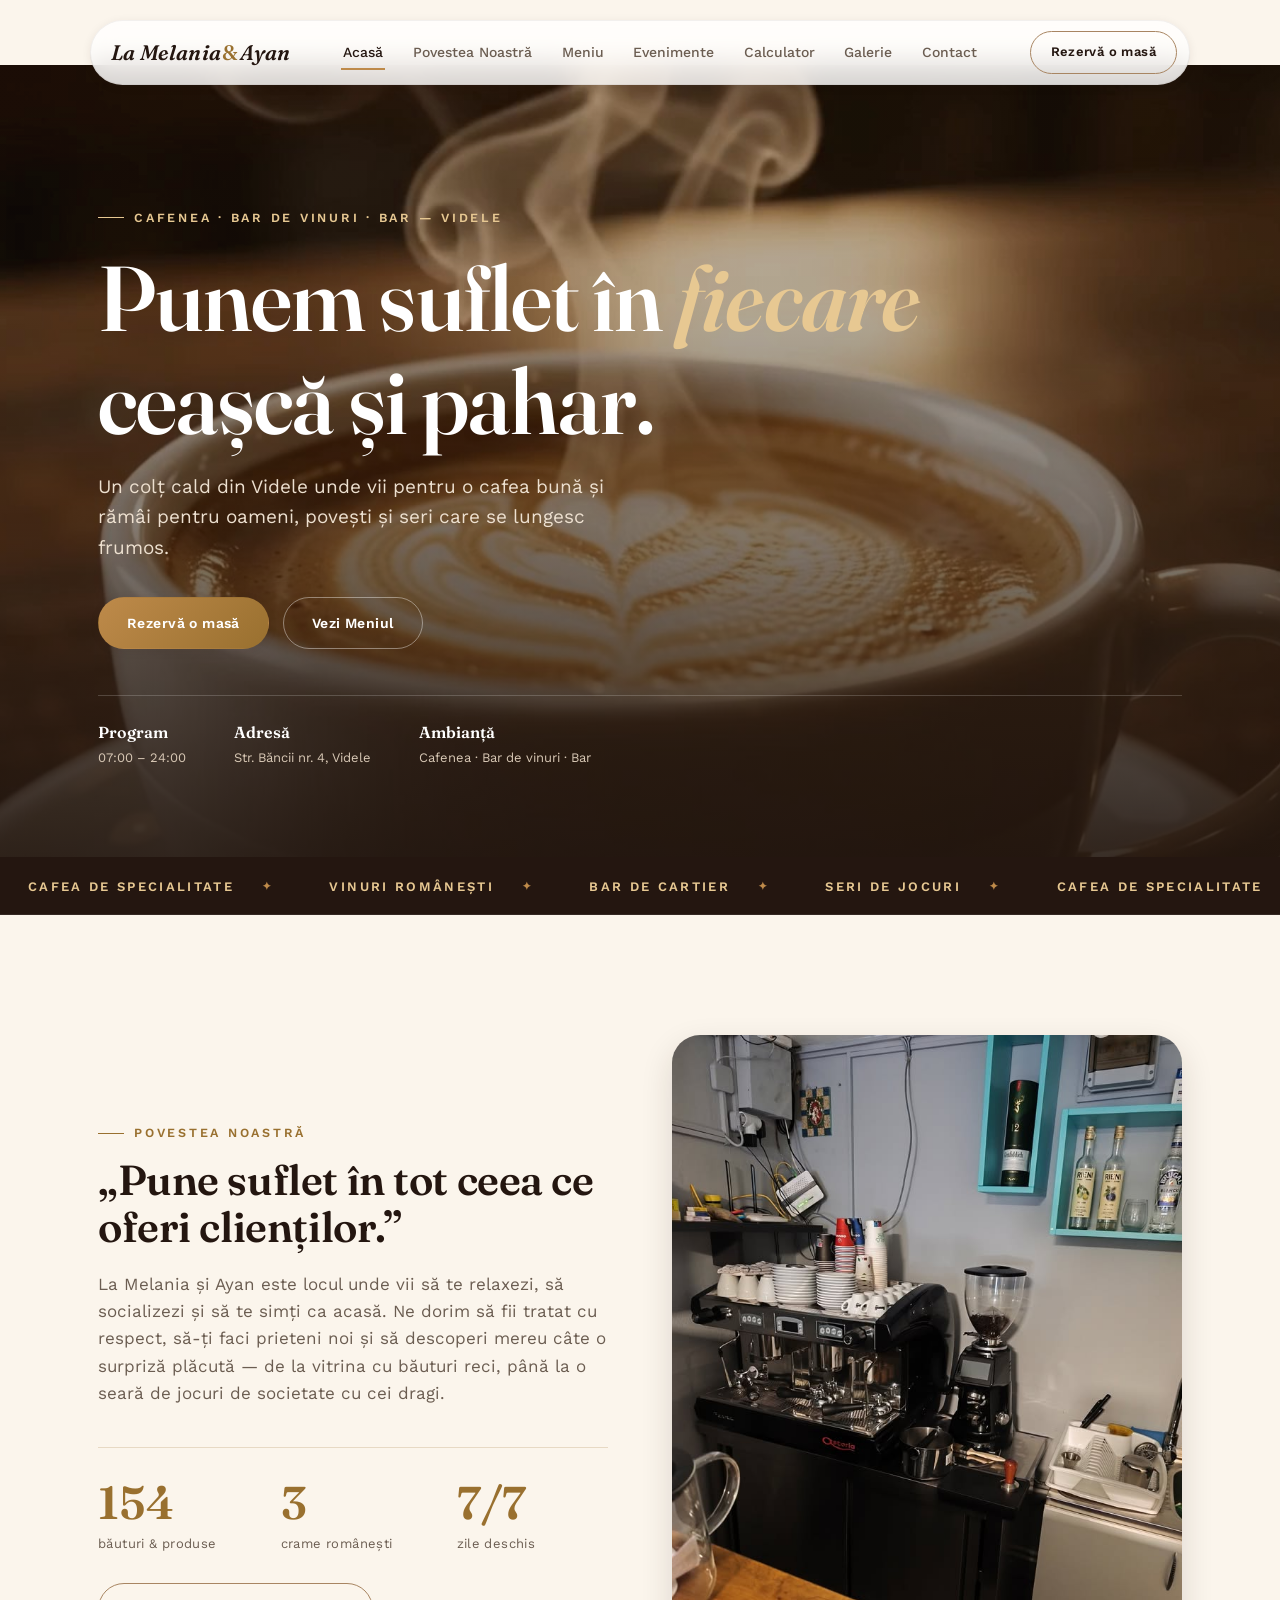
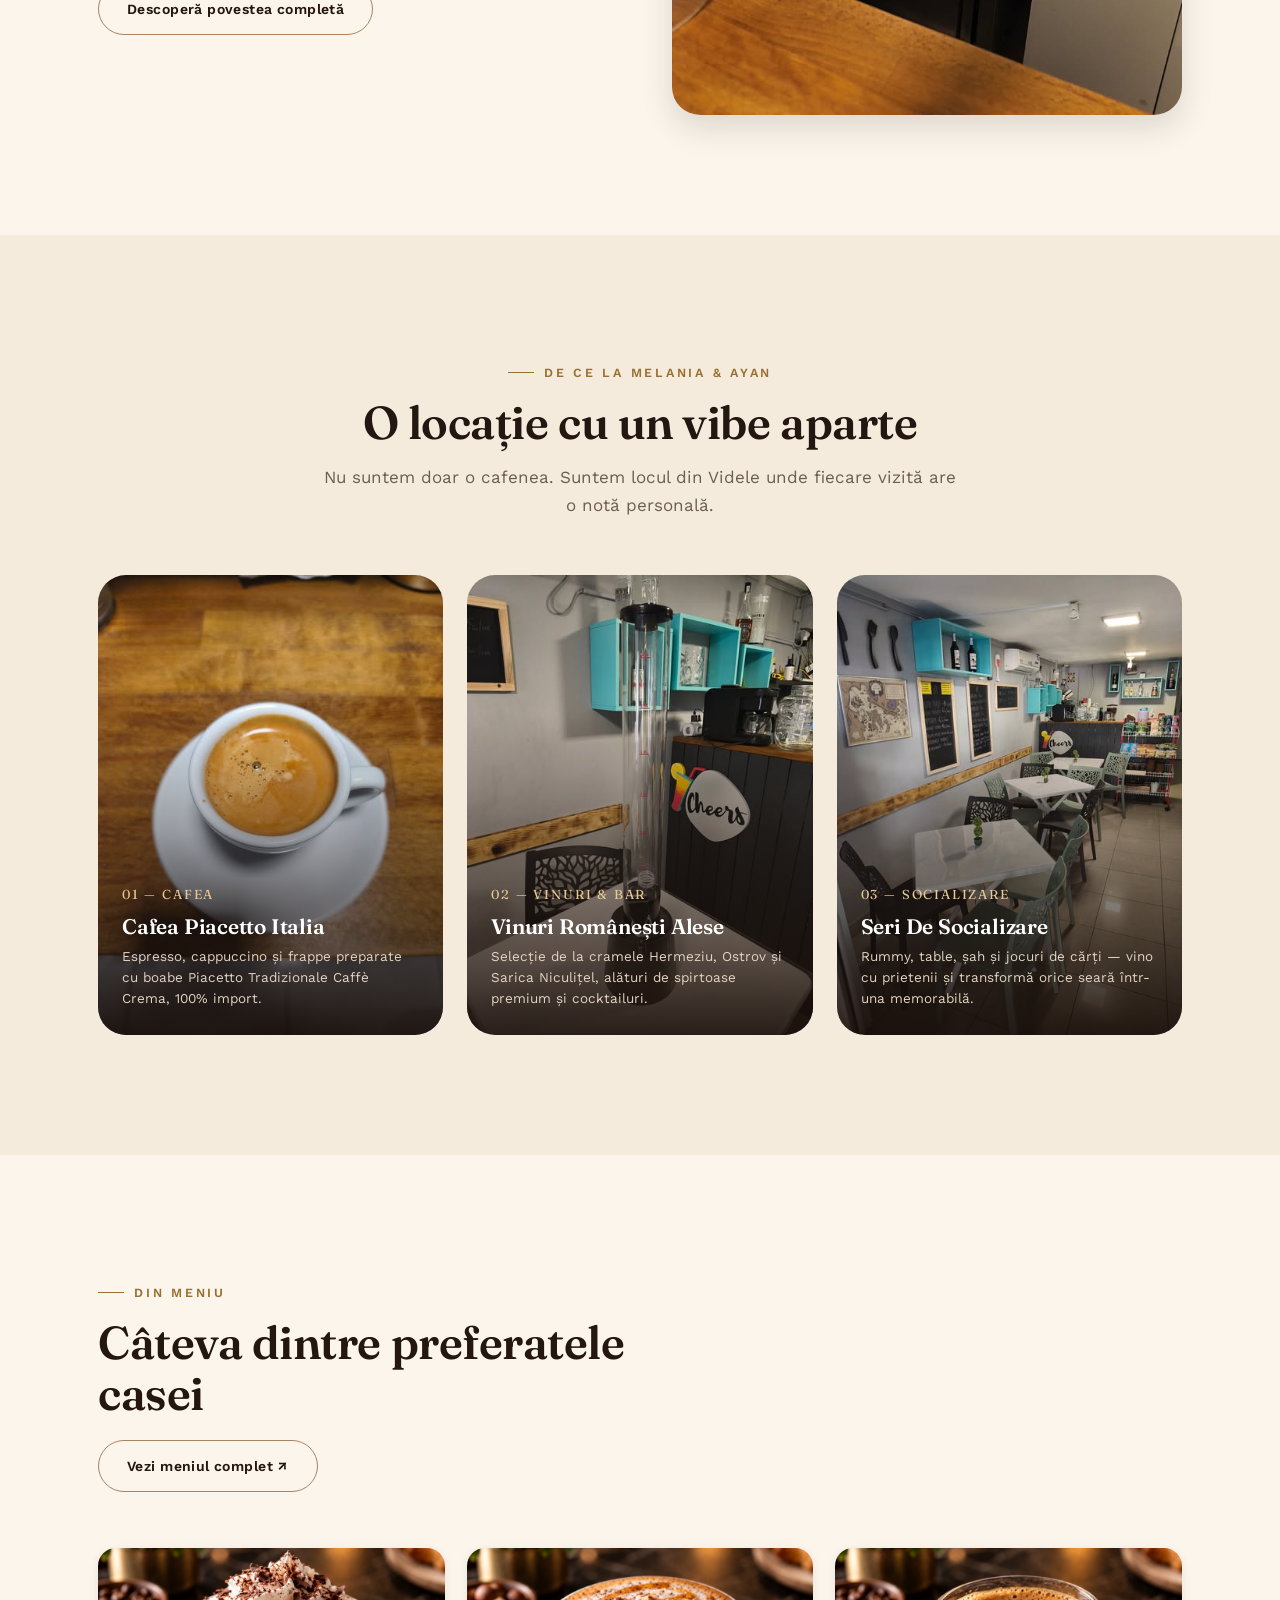
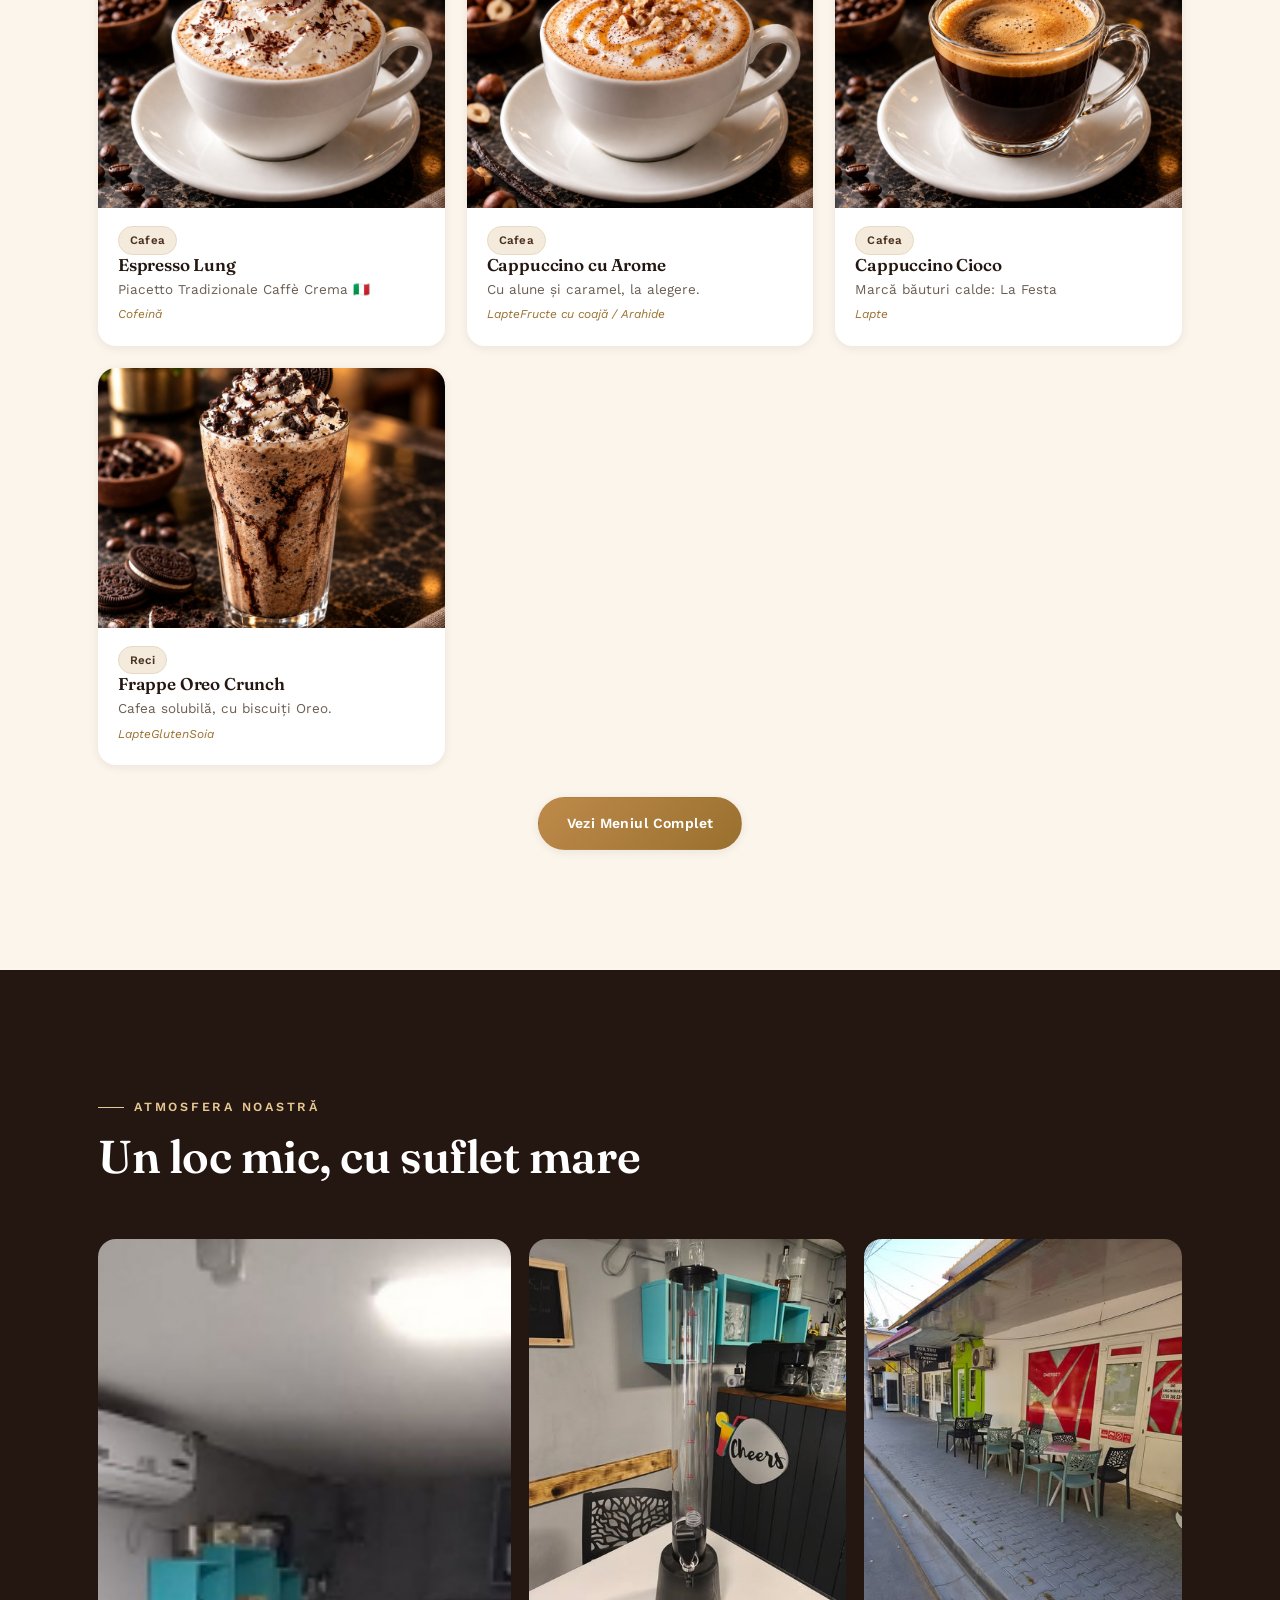
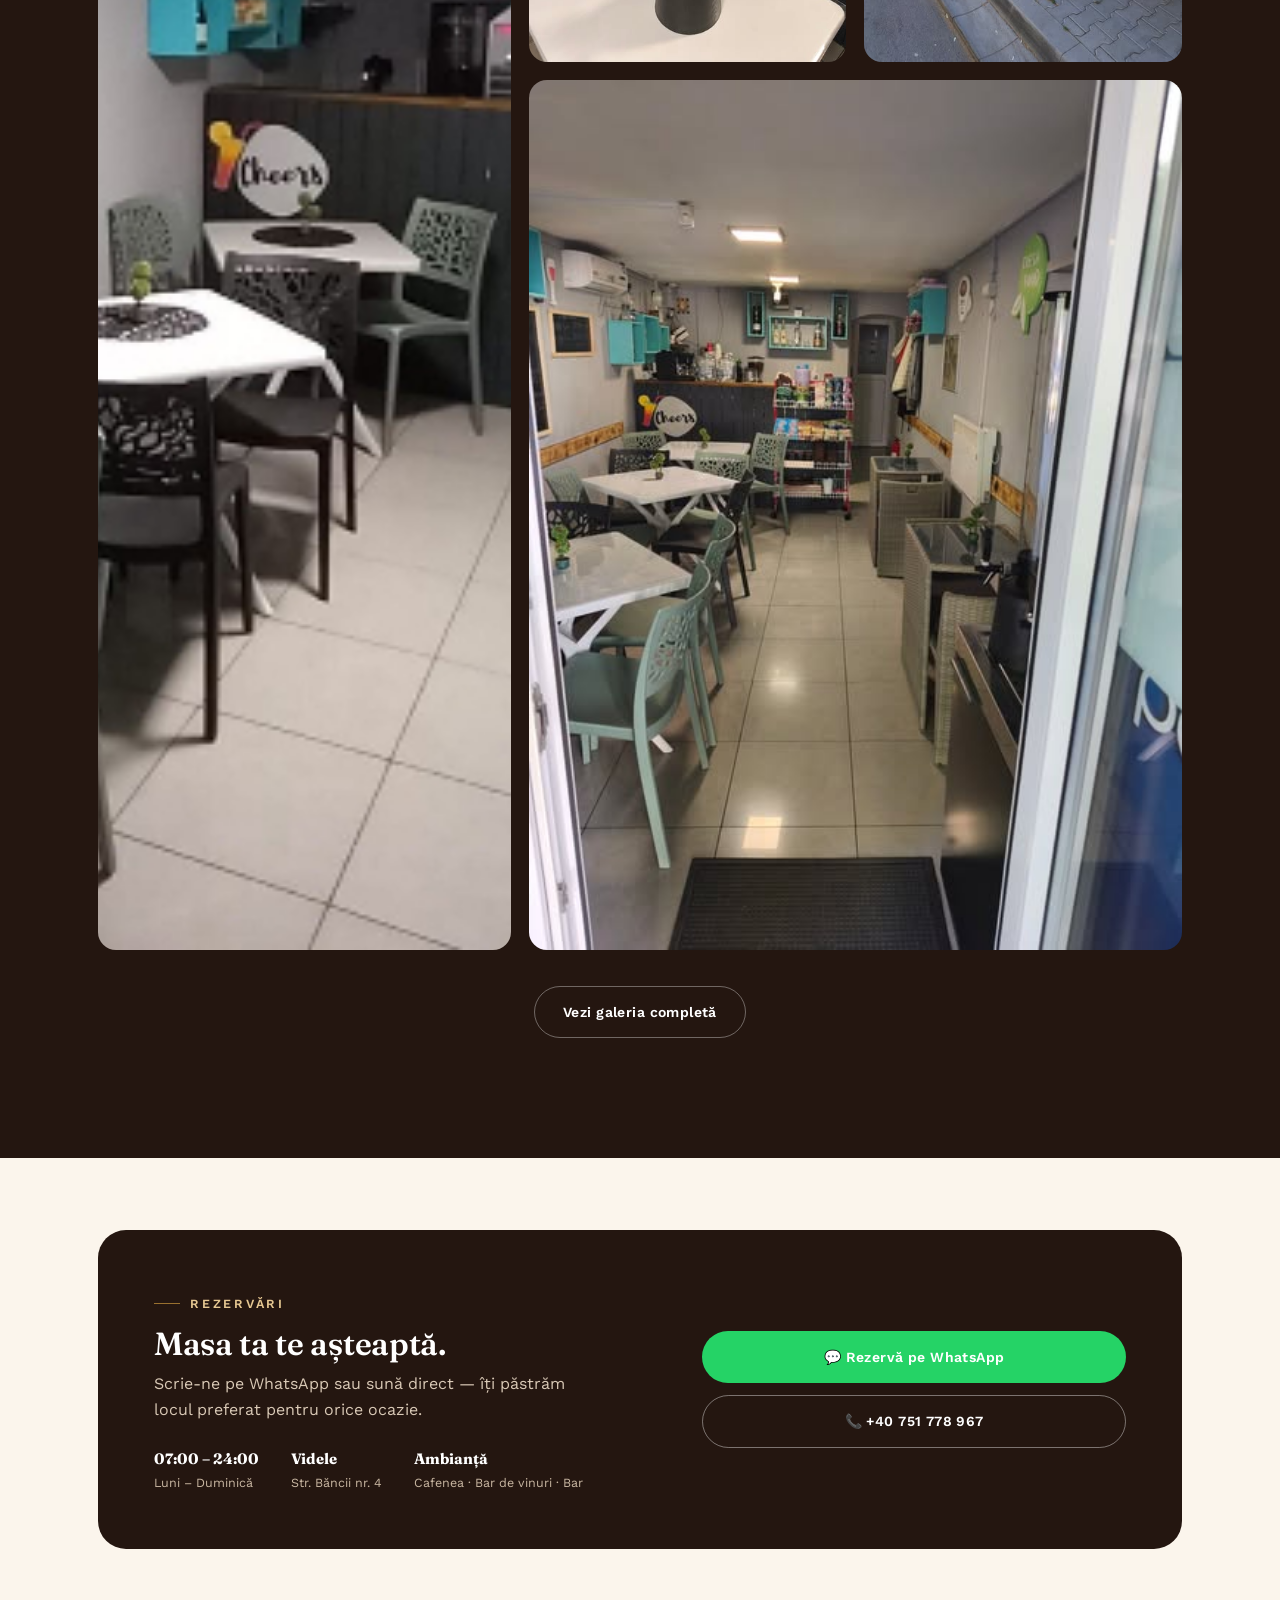
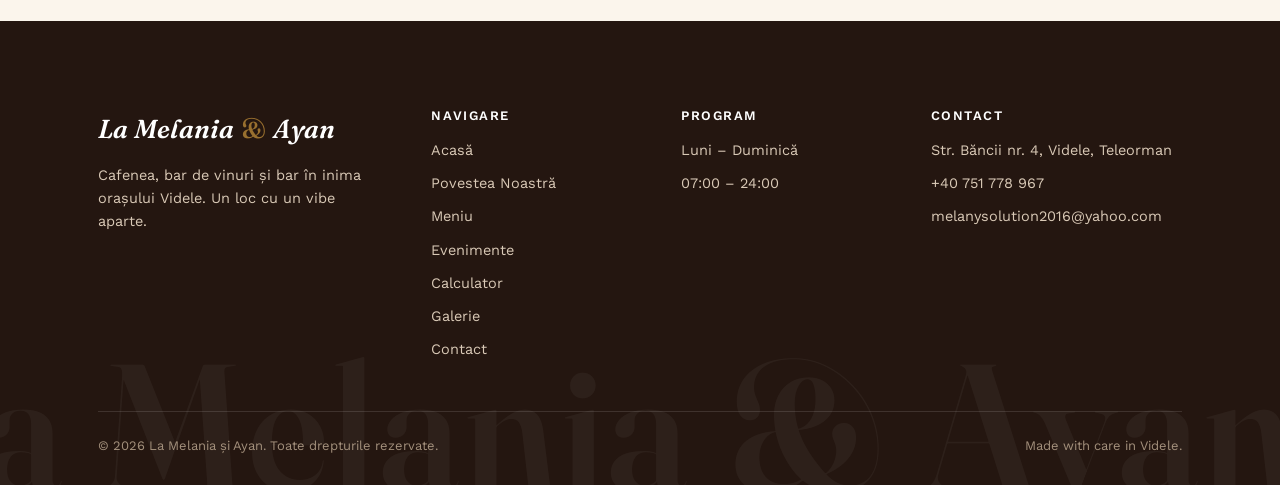
<file: index.html>
<!DOCTYPE html>
<html lang="ro">
<head>
<meta charset="UTF-8">
<meta name="viewport" content="width=device-width, initial-scale=1.0">
<title>La Melania și Ayan — Coffee Shop &amp; Wine Bar, Videle</title>
<meta name="description" content="La Melania și Ayan — cafenea, bar de vinuri și bar în Videle, Teleorman. Cafea de specialitate, vinuri românești și seri relaxate, într-un loc cu suflet.">
<link rel="icon" href="images/logo.png">
<link rel="preconnect" href="https://fonts.googleapis.com">
<link rel="preconnect" href="https://fonts.gstatic.com" crossorigin>
<link href="https://fonts.googleapis.com/css2?family=Fraunces:ital,opsz,wght@0,9..144,500;0,9..144,600;1,9..144,500&family=Work+Sans:wght@400;500;600;700&display=swap" rel="stylesheet">
<link rel="stylesheet" href="css/style.css">
</head>
<body>

<div class="nav-wrap">
  <nav class="navbar">
    <a href="index.html" class="nav-logo brand-wordmark">La Melania <span class="amp">&amp;</span> Ayan</a>
    <div class="nav-links">
      <a href="index.html">Acasă</a>
      <a href="despre.html">Povestea Noastră</a>
      <a href="meniu.html">Meniu</a>
      <a href="evenimente.html">Evenimente</a>
      <a href="calculator-bauturi.html">Calculator</a>
      <a href="galerie.html">Galerie</a>
      <a href="contact.html">Contact</a>
    </div>
    <div class="nav-cta">
      <a href="contact.html" class="btn btn-ghost btn-sm">Rezervă o masă</a>
      <button class="nav-burger" aria-label="Meniu"><span></span><span></span><span></span></button>
    </div>
  </nav>
</div>
<div class="mobile-menu">
  <a href="index.html">Acasă</a>
  <a href="despre.html">Povestea Noastră</a>
  <a href="meniu.html">Meniu</a>
  <a href="evenimente.html">Evenimente</a>
  <a href="calculator-bauturi.html">Calculator</a>
  <a href="galerie.html">Galerie</a>
  <a href="contact.html">Contact</a>
  <a href="contact.html" class="btn btn-primary">Rezervă o masă</a>
</div>

<div class="bottom-nav">
  <a href="index.html" class="bottom-nav-item" data-page="index.html">
    <svg viewBox="0 0 24 24" stroke-linecap="round" stroke-linejoin="round"><path d="M3 11l9-7 9 7"/><path d="M5 10v9a1 1 0 0 0 1 1h4v-6h4v6h4a1 1 0 0 0 1-1v-9"/></svg>
    <span>Acasă</span>
  </a>
  <a href="meniu.html" class="bottom-nav-item" data-page="meniu.html">
    <svg viewBox="0 0 24 24" stroke-linecap="round" stroke-linejoin="round"><path d="M4 6h16"/><path d="M4 12h16"/><path d="M4 18h10"/></svg>
    <span>Meniu</span>
  </a>
  <a href="evenimente.html" class="bottom-nav-item" data-page="evenimente.html">
    <svg viewBox="0 0 24 24" stroke-linecap="round" stroke-linejoin="round"><rect x="3.5" y="5" width="17" height="15" rx="2"/><path d="M3.5 9.5h17"/><path d="M8 3v4"/><path d="M16 3v4"/></svg>
    <span>Evenimente</span>
  </a>
  <a href="calculator-bauturi.html" class="bottom-nav-item" data-page="calculator-bauturi.html">
    <svg viewBox="0 0 24 24" stroke-linecap="round" stroke-linejoin="round"><rect x="5" y="3" width="14" height="18" rx="2"/><path d="M8 7h8"/><path d="M8 11h.01"/><path d="M12 11h.01"/><path d="M16 11h.01"/><path d="M8 15h.01"/><path d="M12 15h.01"/><path d="M16 15h.01"/></svg>
    <span>Calculator</span>
  </a>
  <a href="contact.html" class="bottom-nav-item" data-page="contact.html">
    <svg viewBox="0 0 24 24" stroke-linecap="round" stroke-linejoin="round"><path d="M4.5 4h3.2l1.3 4.2-2 1.6a12 12 0 0 0 5.2 5.2l1.6-2 4.2 1.3v3.2a1.5 1.5 0 0 1-1.6 1.5A16 16 0 0 1 3 5.6 1.5 1.5 0 0 1 4.5 4z"/></svg>
    <span>Contact</span>
  </a>
</div>

<!-- ================= HERO ================= -->
<header class="hero">
  <div class="hero-media">
    <video class="hero-bg-video-desktop" autoplay muted loop playsinline poster="images/hero-desktop-poster.jpg">
      <source src="videos/hero-desktop.mp4" type="video/mp4">
    </video>
    <video class="hero-bg-video-mobile" autoplay muted loop playsinline poster="images/hero-mobile-poster.jpg">
      <source src="videos/hero-mobile.mp4" type="video/mp4">
    </video>
  </div>
  <div class="container hero-content">
    <span class="eyebrow">Cafenea · Bar de Vinuri · Bar — Videle</span>
    <h1 class="hero-title">Punem suflet în <em>fiecare</em> ceașcă și pahar.</h1>
    <p class="hero-sub">Un colț cald din Videle unde vii pentru o cafea bună și rămâi pentru oameni, povești și seri care se lungesc frumos.</p>
    <div class="hero-actions">
      <a href="contact.html" class="btn btn-primary">Rezervă o masă</a>
      <a href="meniu.html" class="btn btn-ghost" style="color:#fff;border-color:rgba(255,255,255,.4)">Vezi Meniul</a>
    </div>
    <div class="hero-meta">
      <div><strong>Program</strong>07:00 – 24:00</div>
      <div><strong>Adresă</strong>Str. Băncii nr. 4, Videle</div>
      <div><strong>Ambianță</strong>Cafenea · Bar de vinuri · Bar</div>
    </div>
  </div>
</header>

<!-- ================= MARQUEE ================= -->
<div class="marquee">
  <div class="marquee-track">
    <span>Cafea De Specialitate</span><span>Vinuri Românești</span><span>Bar De Cartier</span><span>Seri De Jocuri</span>
    <span>Cafea De Specialitate</span><span>Vinuri Românești</span><span>Bar De Cartier</span><span>Seri De Jocuri</span>
  </div>
</div>

<!-- ================= STORY TEASER ================= -->
<section class="section">
  <div class="container">
    <div class="grid-split">
      <div class="reveal">
        <span class="eyebrow">Povestea Noastră</span>
        <h2 style="font-size:clamp(28px,3.6vw,42px);margin-top:14px;">„Pune suflet în tot ceea ce oferi clienților.”</h2>
        <p style="margin-top:20px;color:var(--ink-soft);font-size:17px;">
          La Melania și Ayan este locul unde vii să te relaxezi, să socializezi și să te simți ca acasă. Ne dorim să fii tratat cu respect,
          să-ți faci prieteni noi și să descoperi mereu câte o surpriză plăcută — de la vitrina cu băuturi reci, până la o seară de jocuri
          de societate cu cei dragi.
        </p>
        <div class="counter-row">
          <div class="counter-item"><strong data-count="154">0</strong><span>băuturi &amp; produse</span></div>
          <div class="counter-item"><strong data-count="3">0</strong><span>crame românești</span></div>
          <div class="counter-item"><strong data-count="7" data-suffix="/7">0</strong><span>zile deschis</span></div>
        </div>
        <a href="despre.html" class="btn btn-ghost" style="margin-top:28px;">Descoperă povestea completă</a>
      </div>
      <div class="reveal" style="border-radius:var(--radius-lg);overflow:hidden;box-shadow:var(--shadow-md);">
        <img src="images/espresso-machine.jpg" alt="Aparatul de espresso La Melania și Ayan">
      </div>
    </div>
  </div>
</section>

<!-- ================= FEATURE CARDS ================= -->
<section class="section section--cream">
  <div class="container">
    <div class="section-head center">
      <span class="eyebrow">De Ce La Melania &amp; Ayan</span>
      <h2>O locație cu un vibe aparte</h2>
      <p>Nu suntem doar o cafenea. Suntem locul din Videle unde fiecare vizită are o notă personală.</p>
    </div>
    <div class="reveal feature-grid">
      <div class="feature-card">
        <img src="images/espresso-cup.jpg" alt="Cafea Piacetto la La Melania și Ayan">
        <div class="feature-card-body">
          <span class="feature-card-num">01 — Cafea</span>
          <h3>Cafea Piacetto Italia</h3>
          <p>Espresso, cappuccino și frappe preparate cu boabe Piacetto Tradizionale Caffè Crema, 100% import.</p>
        </div>
      </div>
      <div class="feature-card">
        <img src="images/carafa.jpg" alt="Băuturi reci și limonadă la La Melania și Ayan">
        <div class="feature-card-body">
          <span class="feature-card-num">02 — Vinuri &amp; Bar</span>
          <h3>Vinuri Românești Alese</h3>
          <p>Selecție de la cramele Hermeziu, Ostrov și Sarica Niculițel, alături de spirtoase premium și cocktailuri.</p>
        </div>
      </div>
      <div class="feature-card">
        <img src="images/interior-tables.jpg" alt="Zona de mese și socializare la La Melania și Ayan">
        <div class="feature-card-body">
          <span class="feature-card-num">03 — Socializare</span>
          <h3>Seri De Socializare</h3>
          <p>Rummy, table, șah și jocuri de cărți — vino cu prietenii și transformă orice seară într-una memorabilă.</p>
        </div>
      </div>
    </div>
  </div>
</section>

<!-- ================= MENU HIGHLIGHT (PHOTOS) ================= -->
<section class="section">
  <div class="container">
    <div style="display:flex;justify-content:space-between;align-items:flex-end;flex-wrap:wrap;gap:20px;" class="section-head">
      <div>
        <span class="eyebrow">Din Meniu</span>
        <h2 style="margin-top:14px;">Câteva dintre preferatele casei</h2>
      </div>
      <a href="meniu.html" class="btn btn-ghost">Vezi meniul complet ↗</a>
    </div>
    <div class="reveal menu-photo-grid">
      <div class="menu-photo-card">
        <div class="photo"><img src="images/menu/espresso-lung.jpg" alt="Espresso Lung La Melania și Ayan"></div>
        <div class="caption">
          <span class="tag">Cafea</span>
          <h3>Espresso Lung</h3>
          <p>Piacetto Tradizionale Caffè Crema 🇮🇹</p>
          <span class="menu-item-allergens"><span class="allergen-tag">Cofeină</span></span>
        </div>
      </div>
      <div class="menu-photo-card">
        <div class="photo"><img src="images/menu/cappuccino-arome.jpg" alt="Cappuccino cu Arome La Melania și Ayan"></div>
        <div class="caption">
          <span class="tag">Cafea</span>
          <h3>Cappuccino cu Arome</h3>
          <p>Cu alune și caramel, la alegere.</p>
          <span class="menu-item-allergens"><span class="allergen-tag">Lapte</span><span class="allergen-tag">Fructe cu coajă / Arahide</span></span>
        </div>
      </div>
      <div class="menu-photo-card">
        <div class="photo"><img src="images/menu/cappuccino-cioco.jpg" alt="Cappuccino Cioco La Melania și Ayan"></div>
        <div class="caption">
          <span class="tag">Cafea</span>
          <h3>Cappuccino Cioco</h3>
          <p>Marcă băuturi calde: La Festa</p>
          <span class="menu-item-allergens"><span class="allergen-tag">Lapte</span></span>
        </div>
      </div>
      <div class="menu-photo-card">
        <div class="photo"><img src="images/menu/frappe-oreo.jpg" alt="Frappe Oreo Crunch La Melania și Ayan"></div>
        <div class="caption">
          <span class="tag">Reci</span>
          <h3>Frappe Oreo Crunch</h3>
          <p>Cafea solubilă, cu biscuiți Oreo.</p>
          <span class="menu-item-allergens"><span class="allergen-tag">Lapte</span><span class="allergen-tag">Gluten</span><span class="allergen-tag">Soia</span></span>
        </div>
      </div>
    </div>
    <div style="text-align:center;margin-top:32px;">
      <a href="meniu.html" class="btn btn-primary">Vezi Meniul Complet</a>
    </div>
  </div>
</section>

<!-- ================= GALLERY TEASER ================= -->
<section class="section section--dark">
  <div class="container">
    <div class="section-head">
      <span class="eyebrow">Atmosfera Noastră</span>
      <h2>Un loc mic, cu suflet mare</h2>
    </div>
    <div class="reveal gallery-teaser-grid">
      <a href="galerie.html" class="span-2-rows">
        <img src="images/interior-wide.jpg" alt="Interior La Melania și Ayan">
      </a>
      <a href="galerie.html">
        <img src="images/carafa.jpg" alt="Limonadă la dozator">
      </a>
      <a href="galerie.html">
        <img src="images/storefront.jpg" alt="Terasa La Melania și Ayan">
      </a>
      <a href="galerie.html" class="span-2-cols">
        <img src="images/interior-entrance.jpg" alt="Intrare La Melania și Ayan">
      </a>
    </div>
    <div style="text-align:center;margin-top:36px;">
      <a href="galerie.html" class="btn btn-ghost">Vezi galeria completă</a>
    </div>
  </div>
</section>

<!-- ================= WHATSAPP RESERVATION CTA ================= -->
<section class="section--tight">
  <div class="container">
    <div class="reveal cta-band">
      <div class="cta-band-info">
        <span class="eyebrow" style="color:var(--gold-soft);">Rezervări</span>
        <h3 style="margin-top:12px;">Masa ta te așteaptă.</h3>
        <p>Scrie-ne pe WhatsApp sau sună direct — îți păstrăm locul preferat pentru orice ocazie.</p>
        <div class="cta-hours">
          <div><strong>07:00 – 24:00</strong>Luni – Duminică</div>
          <div><strong>Videle</strong>Str. Băncii nr. 4</div>
          <div><strong>Ambianță</strong>Cafenea · Bar de vinuri · Bar</div>
        </div>
      </div>
      <div class="cta-band-actions">
        <a href="https://wa.me/40751778967?text=Bună%2C%20aș%20dori%20să%20rezerv%20o%20masă%20la%20La%20Melania%20și%20Ayan." class="btn btn-whatsapp" target="_blank" rel="noopener">💬 Rezervă pe WhatsApp</a>
        <a href="tel:+40751778967" class="btn btn-ghost" style="color:#fff;border-color:rgba(255,255,255,.4)">📞 +40 751 778 967</a>
      </div>
    </div>
  </div>
</section>

<footer class="site-footer">
  <span class="footer-watermark">La Melania &amp; Ayan</span>
  <div class="container">
    <div class="footer-grid">
      <div>
        <div class="footer-brand"><span class="brand-wordmark">La Melania <span class="amp">&amp;</span> Ayan</span></div>
        <p style="font-size:14.5px;max-width:32ch;">Cafenea, bar de vinuri și bar în inima orașului Videle. Un loc cu un vibe aparte.</p>
      </div>
      <div class="footer-col">
        <h4>Navigare</h4>
        <ul>
          <li><a href="index.html">Acasă</a></li>
          <li><a href="despre.html">Povestea Noastră</a></li>
          <li><a href="meniu.html">Meniu</a></li>
          <li><a href="evenimente.html">Evenimente</a></li>
          <li><a href="calculator-bauturi.html">Calculator</a></li>
          <li><a href="galerie.html">Galerie</a></li>
          <li><a href="contact.html">Contact</a></li>
        </ul>
      </div>
      <div class="footer-col">
        <h4>Program</h4>
        <ul>
          <li>Luni – Duminică</li>
          <li>07:00 – 24:00</li>
        </ul>
      </div>
      <div class="footer-col">
        <h4>Contact</h4>
        <ul>
          <li>Str. Băncii nr. 4, Videle, Teleorman</li>
          <li><a href="tel:+40751778967">+40 751 778 967</a></li>
          <li><a href="mailto:melanysolution2016@yahoo.com">melanysolution2016@yahoo.com</a></li>
        </ul>
      </div>
    </div>
    <div class="footer-bottom">
      <span>© 2026 La Melania și Ayan. Toate drepturile rezervate.</span>
      <span>Made with care in Videle.</span>
    </div>
  </div>
</footer>

<script src="js/main.js"></script>
</body>
</html>
</file>
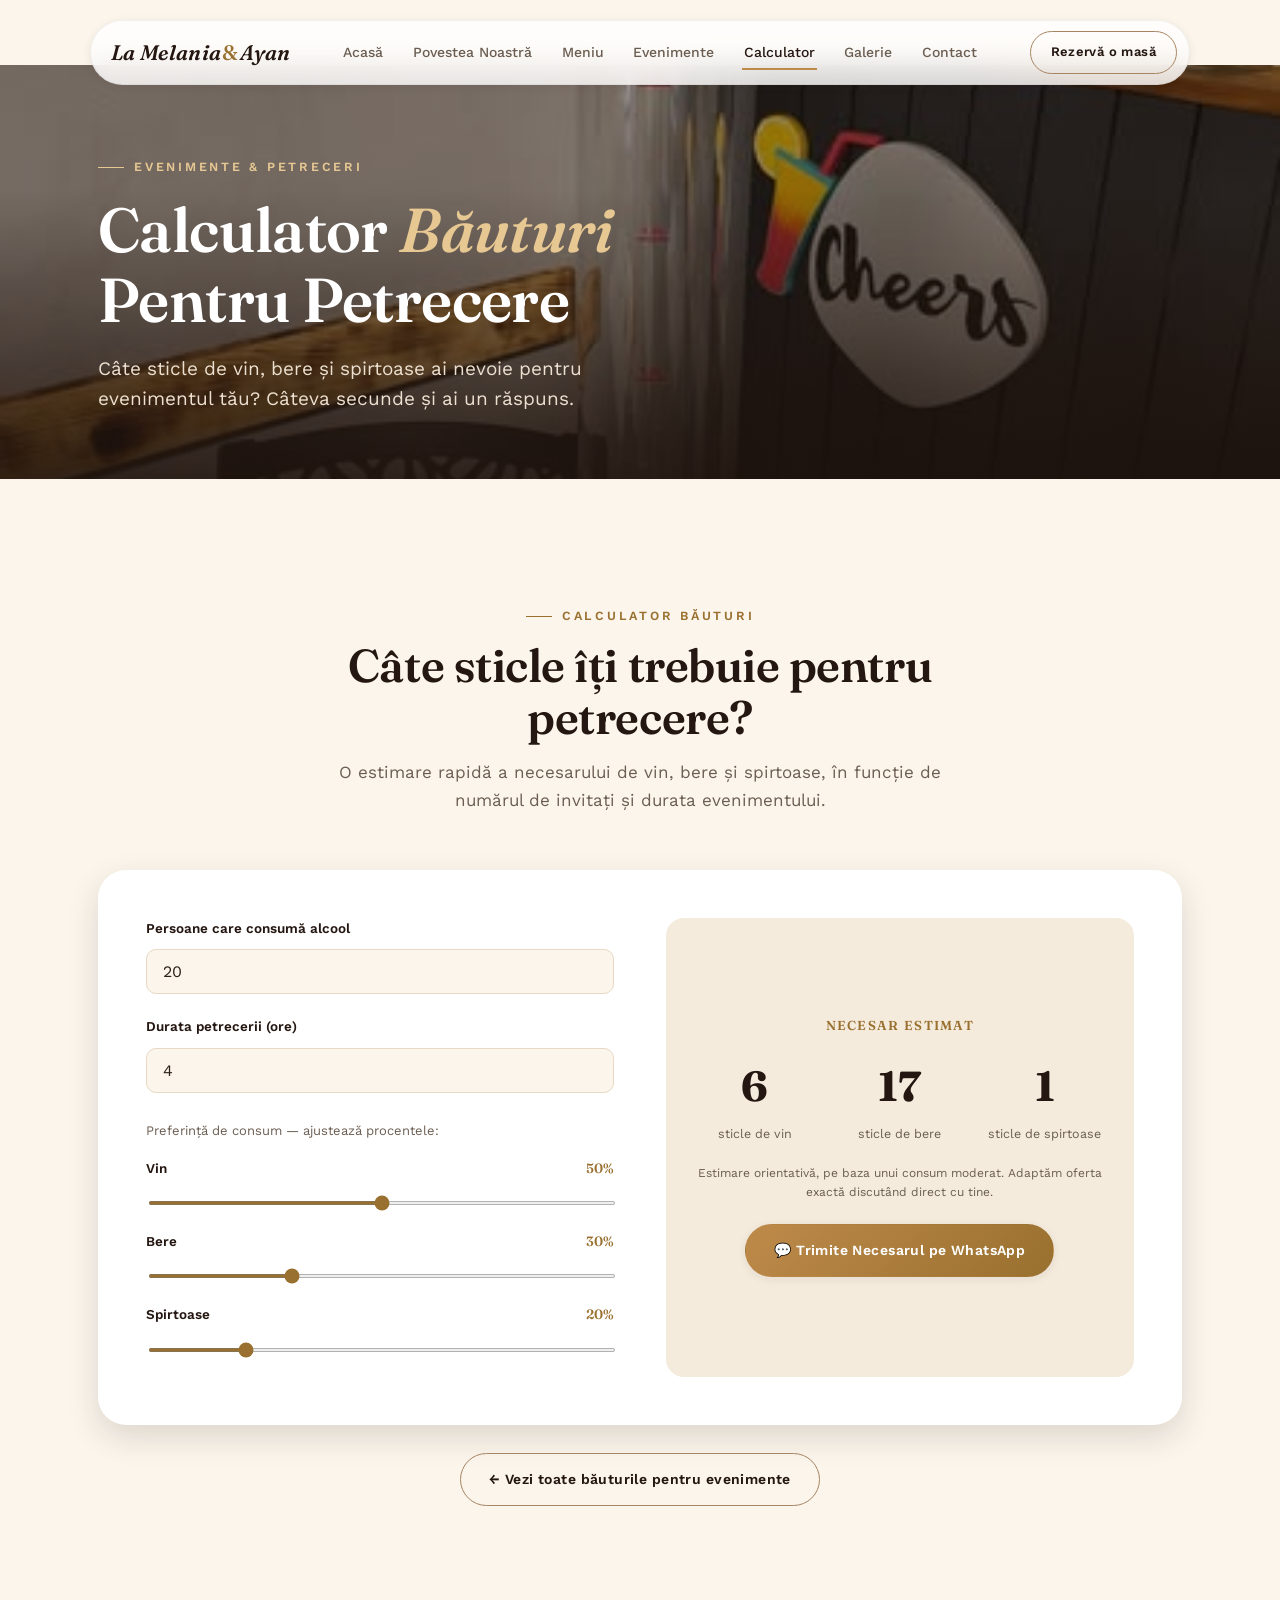
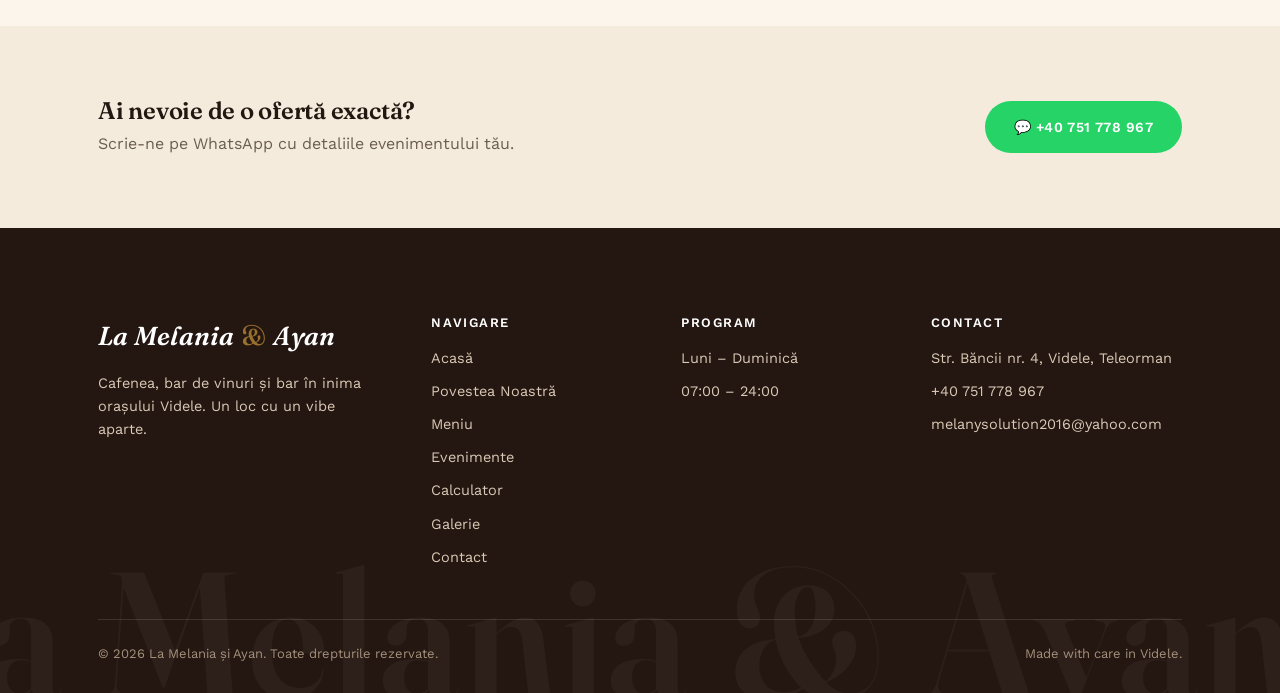
<file: calculator-bauturi.html>
<!DOCTYPE html>
<html lang="ro">
<head>
<meta charset="UTF-8">
<meta name="viewport" content="width=device-width, initial-scale=1.0">
<title>Calculator Băuturi Petrecere — La Melania și Ayan</title>
<meta name="description" content="Calculează câte sticle de vin, bere și spirtoase îți trebuie pentru petrecere, în funcție de numărul de invitați și durata evenimentului.">
<link rel="icon" href="images/logo.png">
<link rel="preconnect" href="https://fonts.googleapis.com">
<link rel="preconnect" href="https://fonts.gstatic.com" crossorigin>
<link href="https://fonts.googleapis.com/css2?family=Fraunces:ital,opsz,wght@0,9..144,500;0,9..144,600;1,9..144,500&family=Work+Sans:wght@400;500;600;700&display=swap" rel="stylesheet">
<link rel="stylesheet" href="css/style.css">
</head>
<body>

<div class="nav-wrap">
  <nav class="navbar">
    <a href="index.html" class="nav-logo brand-wordmark">La Melania <span class="amp">&amp;</span> Ayan</a>
    <div class="nav-links">
      <a href="index.html">Acasă</a>
      <a href="despre.html">Povestea Noastră</a>
      <a href="meniu.html">Meniu</a>
      <a href="evenimente.html">Evenimente</a>
      <a href="calculator-bauturi.html">Calculator</a>
      <a href="galerie.html">Galerie</a>
      <a href="contact.html">Contact</a>
    </div>
    <div class="nav-cta">
      <a href="contact.html" class="btn btn-ghost btn-sm">Rezervă o masă</a>
      <button class="nav-burger" aria-label="Meniu"><span></span><span></span><span></span></button>
    </div>
  </nav>
</div>
<div class="mobile-menu">
  <a href="index.html">Acasă</a>
  <a href="despre.html">Povestea Noastră</a>
  <a href="meniu.html">Meniu</a>
  <a href="evenimente.html">Evenimente</a>
  <a href="calculator-bauturi.html">Calculator</a>
  <a href="galerie.html">Galerie</a>
  <a href="contact.html">Contact</a>
  <a href="contact.html" class="btn btn-primary">Rezervă o masă</a>
</div>

<div class="bottom-nav">
  <a href="index.html" class="bottom-nav-item" data-page="index.html">
    <svg viewBox="0 0 24 24" stroke-linecap="round" stroke-linejoin="round"><path d="M3 11l9-7 9 7"/><path d="M5 10v9a1 1 0 0 0 1 1h4v-6h4v6h4a1 1 0 0 0 1-1v-9"/></svg>
    <span>Acasă</span>
  </a>
  <a href="meniu.html" class="bottom-nav-item" data-page="meniu.html">
    <svg viewBox="0 0 24 24" stroke-linecap="round" stroke-linejoin="round"><path d="M4 6h16"/><path d="M4 12h16"/><path d="M4 18h10"/></svg>
    <span>Meniu</span>
  </a>
  <a href="evenimente.html" class="bottom-nav-item" data-page="evenimente.html">
    <svg viewBox="0 0 24 24" stroke-linecap="round" stroke-linejoin="round"><rect x="3.5" y="5" width="17" height="15" rx="2"/><path d="M3.5 9.5h17"/><path d="M8 3v4"/><path d="M16 3v4"/></svg>
    <span>Evenimente</span>
  </a>
  <a href="calculator-bauturi.html" class="bottom-nav-item" data-page="calculator-bauturi.html">
    <svg viewBox="0 0 24 24" stroke-linecap="round" stroke-linejoin="round"><rect x="5" y="3" width="14" height="18" rx="2"/><path d="M8 7h8"/><path d="M8 11h.01"/><path d="M12 11h.01"/><path d="M16 11h.01"/><path d="M8 15h.01"/><path d="M12 15h.01"/><path d="M16 15h.01"/></svg>
    <span>Calculator</span>
  </a>
  <a href="contact.html" class="bottom-nav-item" data-page="contact.html">
    <svg viewBox="0 0 24 24" stroke-linecap="round" stroke-linejoin="round"><path d="M4.5 4h3.2l1.3 4.2-2 1.6a12 12 0 0 0 5.2 5.2l1.6-2 4.2 1.3v3.2a1.5 1.5 0 0 1-1.6 1.5A16 16 0 0 1 3 5.6 1.5 1.5 0 0 1 4.5 4z"/></svg>
    <span>Contact</span>
  </a>
</div>

<header class="page-hero">
  <div class="hero-media"><img src="images/carafa.jpg" alt="Calculator băuturi petrecere"></div>
  <div class="container hero-content">
    <span class="eyebrow">Evenimente &amp; Petreceri</span>
    <h1 class="hero-title">Calculator <em>Băuturi</em> Pentru Petrecere</h1>
    <p class="hero-sub">Câte sticle de vin, bere și spirtoase ai nevoie pentru evenimentul tău? Câteva secunde și ai un răspuns.</p>
  </div>
</header>

<!-- ================= DRINK CALCULATOR ================= -->
<section class="section">
  <div class="container">
    <div class="section-head center">
      <span class="eyebrow">Calculator Băuturi</span>
      <h2>Câte sticle îți trebuie pentru petrecere?</h2>
      <p>O estimare rapidă a necesarului de vin, bere și spirtoase, în funcție de numărul de invitați și durata evenimentului.</p>
    </div>
    <div class="reveal calc-card">
      <div>
        <div class="calc-field">
          <label for="calcGuests">Persoane care consumă alcool</label>
          <input type="number" id="calcGuests" min="1" max="500" value="20">
        </div>
        <div class="calc-field">
          <label for="calcHours">Durata petrecerii (ore)</label>
          <input type="number" id="calcHours" min="1" max="24" value="4">
        </div>
        <div class="calc-slider-group">
          <p>Preferință de consum — ajustează procentele:</p>
          <div class="calc-slider-row">
            <label>Vin <span id="calcWineVal">50%</span></label>
            <input type="range" id="calcWine" min="0" max="100" value="50">
          </div>
          <div class="calc-slider-row">
            <label>Bere <span id="calcBeerVal">30%</span></label>
            <input type="range" id="calcBeer" min="0" max="100" value="30">
          </div>
          <div class="calc-slider-row">
            <label>Spirtoase <span id="calcSpiritVal">20%</span></label>
            <input type="range" id="calcSpirit" min="0" max="100" value="20">
          </div>
        </div>
      </div>
      <div class="calc-results">
        <h4>Necesar Estimat</h4>
        <div class="calc-results-grid">
          <div class="calc-result-item"><strong id="calcOutWine">0</strong><span>sticle de vin</span></div>
          <div class="calc-result-item"><strong id="calcOutBeer">0</strong><span>sticle de bere</span></div>
          <div class="calc-result-item"><strong id="calcOutSpirit">0</strong><span>sticle de spirtoase</span></div>
        </div>
        <p class="calc-note">Estimare orientativă, pe baza unui consum moderat. Adaptăm oferta exactă discutând direct cu tine.</p>
        <div class="calc-cta">
          <a href="#" id="calcOrderBtn" class="btn btn-primary" target="_blank" rel="noopener">💬 Trimite Necesarul pe WhatsApp</a>
        </div>
      </div>
    </div>
    <p style="text-align:center;margin-top:28px;">
      <a href="evenimente.html" class="btn btn-ghost">← Vezi toate băuturile pentru evenimente</a>
    </p>
  </div>
</section>

<section class="section--tight section--cream">
  <div class="container" style="display:flex;justify-content:space-between;align-items:center;flex-wrap:wrap;gap:24px;">
    <div>
      <h3 style="font-size:24px;">Ai nevoie de o ofertă exactă?</h3>
      <p style="color:var(--ink-soft);margin-top:6px;">Scrie-ne pe WhatsApp cu detaliile evenimentului tău.</p>
    </div>
    <a href="https://wa.me/40751778967?text=Bună%2C%20aș%20dori%20o%20ofertă%20pentru%20un%20eveniment." class="btn btn-whatsapp" target="_blank" rel="noopener">💬 +40 751 778 967</a>
  </div>
</section>

<footer class="site-footer">
  <span class="footer-watermark">La Melania &amp; Ayan</span>
  <div class="container">
    <div class="footer-grid">
      <div>
        <div class="footer-brand"><span class="brand-wordmark">La Melania <span class="amp">&amp;</span> Ayan</span></div>
        <p style="font-size:14.5px;max-width:32ch;">Cafenea, bar de vinuri și bar în inima orașului Videle. Un loc cu un vibe aparte.</p>
      </div>
      <div class="footer-col">
        <h4>Navigare</h4>
        <ul>
          <li><a href="index.html">Acasă</a></li>
          <li><a href="despre.html">Povestea Noastră</a></li>
          <li><a href="meniu.html">Meniu</a></li>
          <li><a href="evenimente.html">Evenimente</a></li>
          <li><a href="calculator-bauturi.html">Calculator</a></li>
          <li><a href="galerie.html">Galerie</a></li>
          <li><a href="contact.html">Contact</a></li>
        </ul>
      </div>
      <div class="footer-col">
        <h4>Program</h4>
        <ul>
          <li>Luni – Duminică</li>
          <li>07:00 – 24:00</li>
        </ul>
      </div>
      <div class="footer-col">
        <h4>Contact</h4>
        <ul>
          <li>Str. Băncii nr. 4, Videle, Teleorman</li>
          <li><a href="tel:+40751778967">+40 751 778 967</a></li>
          <li><a href="mailto:melanysolution2016@yahoo.com">melanysolution2016@yahoo.com</a></li>
        </ul>
      </div>
    </div>
    <div class="footer-bottom">
      <span>© 2026 La Melania și Ayan. Toate drepturile rezervate.</span>
      <span>Made with care in Videle.</span>
    </div>
  </div>
</footer>

<script src="js/main.js"></script>
<script src="js/drink-calculator.js"></script>
</body>
</html>
</file>
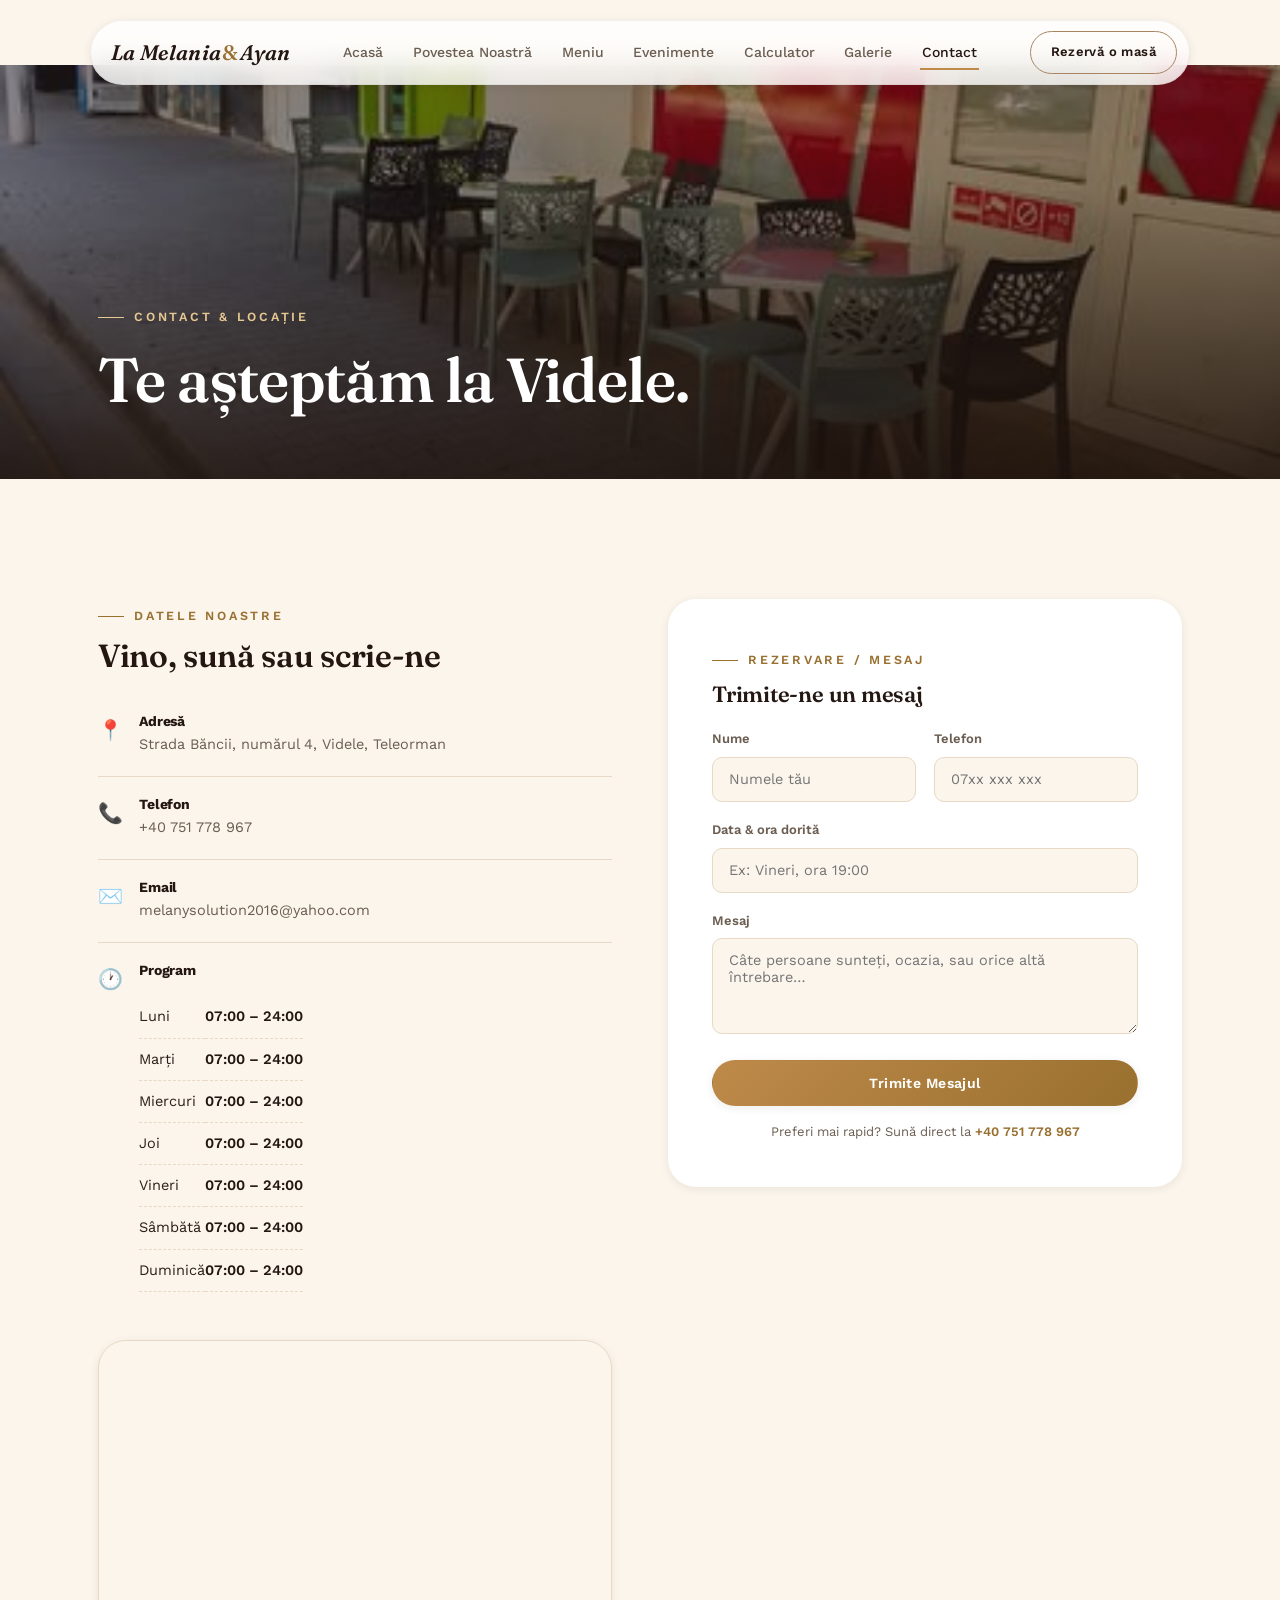
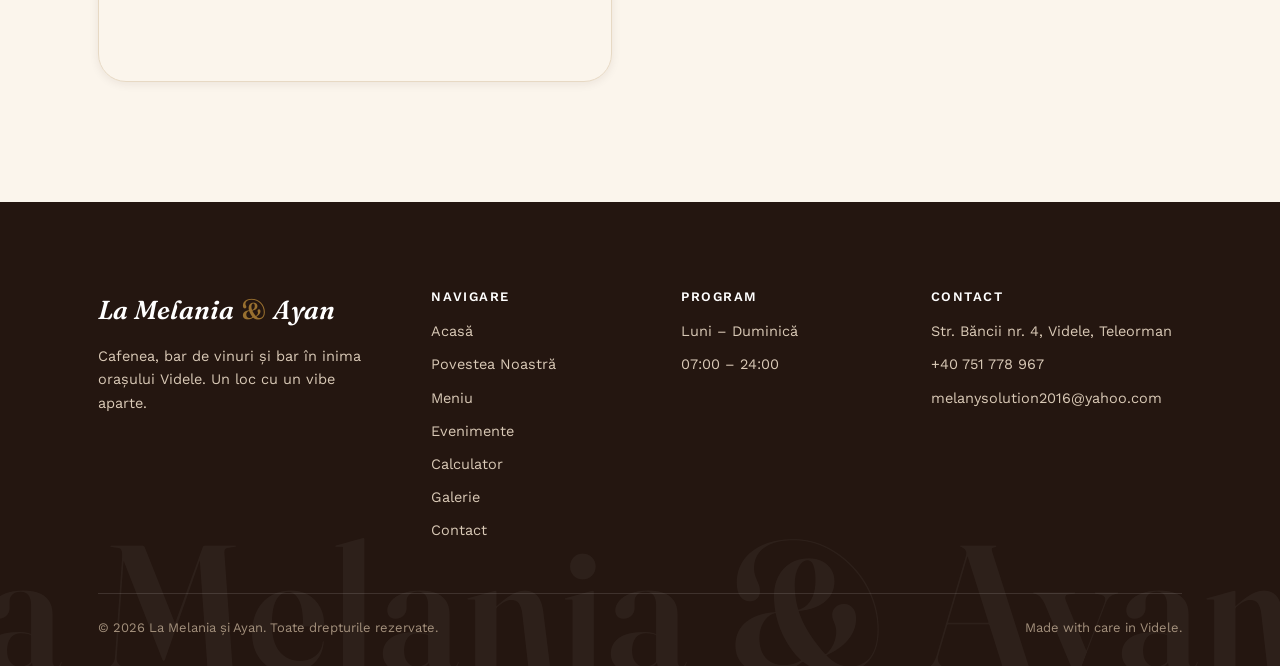
<file: contact.html>
<!DOCTYPE html>
<html lang="ro">
<head>
<meta charset="UTF-8">
<meta name="viewport" content="width=device-width, initial-scale=1.0">
<title>Contact — La Melania și Ayan</title>
<meta name="description" content="Contactează La Melania și Ayan — Str. Băncii nr. 4, Videle, Teleorman. Telefon, email, hartă și program de funcționare.">
<link rel="icon" href="images/logo.png">
<link rel="preconnect" href="https://fonts.googleapis.com">
<link rel="preconnect" href="https://fonts.gstatic.com" crossorigin>
<link href="https://fonts.googleapis.com/css2?family=Fraunces:ital,opsz,wght@0,9..144,500;0,9..144,600;1,9..144,500&family=Work+Sans:wght@400;500;600;700&display=swap" rel="stylesheet">
<link rel="stylesheet" href="css/style.css">
</head>
<body>

<div class="nav-wrap">
  <nav class="navbar">
    <a href="index.html" class="nav-logo brand-wordmark">La Melania <span class="amp">&amp;</span> Ayan</a>
    <div class="nav-links">
      <a href="index.html">Acasă</a>
      <a href="despre.html">Povestea Noastră</a>
      <a href="meniu.html">Meniu</a>
      <a href="evenimente.html">Evenimente</a>
      <a href="calculator-bauturi.html">Calculator</a>
      <a href="galerie.html">Galerie</a>
      <a href="contact.html">Contact</a>
    </div>
    <div class="nav-cta">
      <a href="contact.html" class="btn btn-ghost btn-sm">Rezervă o masă</a>
      <button class="nav-burger" aria-label="Meniu"><span></span><span></span><span></span></button>
    </div>
  </nav>
</div>
<div class="mobile-menu">
  <a href="index.html">Acasă</a>
  <a href="despre.html">Povestea Noastră</a>
  <a href="meniu.html">Meniu</a>
  <a href="evenimente.html">Evenimente</a>
  <a href="calculator-bauturi.html">Calculator</a>
  <a href="galerie.html">Galerie</a>
  <a href="contact.html">Contact</a>
  <a href="contact.html" class="btn btn-primary">Rezervă o masă</a>
</div>

<div class="bottom-nav">
  <a href="index.html" class="bottom-nav-item" data-page="index.html">
    <svg viewBox="0 0 24 24" stroke-linecap="round" stroke-linejoin="round"><path d="M3 11l9-7 9 7"/><path d="M5 10v9a1 1 0 0 0 1 1h4v-6h4v6h4a1 1 0 0 0 1-1v-9"/></svg>
    <span>Acasă</span>
  </a>
  <a href="meniu.html" class="bottom-nav-item" data-page="meniu.html">
    <svg viewBox="0 0 24 24" stroke-linecap="round" stroke-linejoin="round"><path d="M4 6h16"/><path d="M4 12h16"/><path d="M4 18h10"/></svg>
    <span>Meniu</span>
  </a>
  <a href="evenimente.html" class="bottom-nav-item" data-page="evenimente.html">
    <svg viewBox="0 0 24 24" stroke-linecap="round" stroke-linejoin="round"><rect x="3.5" y="5" width="17" height="15" rx="2"/><path d="M3.5 9.5h17"/><path d="M8 3v4"/><path d="M16 3v4"/></svg>
    <span>Evenimente</span>
  </a>
  <a href="calculator-bauturi.html" class="bottom-nav-item" data-page="calculator-bauturi.html">
    <svg viewBox="0 0 24 24" stroke-linecap="round" stroke-linejoin="round"><rect x="5" y="3" width="14" height="18" rx="2"/><path d="M8 7h8"/><path d="M8 11h.01"/><path d="M12 11h.01"/><path d="M16 11h.01"/><path d="M8 15h.01"/><path d="M12 15h.01"/><path d="M16 15h.01"/></svg>
    <span>Calculator</span>
  </a>
  <a href="contact.html" class="bottom-nav-item" data-page="contact.html">
    <svg viewBox="0 0 24 24" stroke-linecap="round" stroke-linejoin="round"><path d="M4.5 4h3.2l1.3 4.2-2 1.6a12 12 0 0 0 5.2 5.2l1.6-2 4.2 1.3v3.2a1.5 1.5 0 0 1-1.6 1.5A16 16 0 0 1 3 5.6 1.5 1.5 0 0 1 4.5 4z"/></svg>
    <span>Contact</span>
  </a>
</div>

<header class="page-hero">
  <div class="hero-media"><img src="images/storefront.jpg" alt="Terasa La Melania și Ayan"></div>
  <div class="container hero-content">
    <span class="eyebrow">Contact &amp; Locație</span>
    <h1 class="hero-title">Te așteptăm la Videle.</h1>
  </div>
</header>

<section class="section">
  <div class="container contact-grid">

    <div class="reveal">
      <span class="eyebrow">Datele Noastre</span>
      <h2 style="font-size:clamp(24px,3vw,32px);margin-top:12px;">Vino, sună sau scrie-ne</h2>

      <div style="margin-top:20px;">
        <div class="info-card">
          <span class="ico">📍</span>
          <div><h4>Adresă</h4><p>Strada Băncii, numărul 4, Videle, Teleorman</p></div>
        </div>
        <div class="info-card">
          <span class="ico">📞</span>
          <div><h4>Telefon</h4><p><a href="tel:+40751778967">+40 751 778 967</a></p></div>
        </div>
        <div class="info-card">
          <span class="ico">✉️</span>
          <div><h4>Email</h4><p><a href="mailto:melanysolution2016@yahoo.com">melanysolution2016@yahoo.com</a></p></div>
        </div>
        <div class="info-card">
          <span class="ico">🕐</span>
          <div>
            <h4>Program</h4>
            <table class="hours-table">
              <tr><td>Luni</td><td>07:00 – 24:00</td></tr>
              <tr><td>Marți</td><td>07:00 – 24:00</td></tr>
              <tr><td>Miercuri</td><td>07:00 – 24:00</td></tr>
              <tr><td>Joi</td><td>07:00 – 24:00</td></tr>
              <tr><td>Vineri</td><td>07:00 – 24:00</td></tr>
              <tr><td>Sâmbătă</td><td>07:00 – 24:00</td></tr>
              <tr><td>Duminică</td><td>07:00 – 24:00</td></tr>
            </table>
          </div>
        </div>
      </div>

      <div class="map-frame" style="margin-top:28px;">
        <iframe
          src="https://www.google.com/maps?q=Strada+Bancii+4+Videle+Teleorman+Romania&output=embed"
          loading="lazy" referrerpolicy="no-referrer-when-downgrade" title="Hartă La Melania și Ayan"></iframe>
      </div>
    </div>

    <div class="reveal">
      <div class="contact-form">
        <span class="eyebrow">Rezervare / Mesaj</span>
        <h3 style="font-size:22px;margin-top:12px;">Trimite-ne un mesaj</h3>
        <form style="margin-top:22px;" action="mailto:melanysolution2016@yahoo.com" method="post" enctype="text/plain">
          <div class="form-grid2">
            <div class="form-row">
              <label for="name">Nume</label>
              <input type="text" id="name" name="Nume" placeholder="Numele tău" required>
            </div>
            <div class="form-row">
              <label for="phone">Telefon</label>
              <input type="tel" id="phone" name="Telefon" placeholder="07xx xxx xxx" required>
            </div>
          </div>
          <div class="form-row">
            <label for="date">Data &amp; ora dorită</label>
            <input type="text" id="date" name="Data" placeholder="Ex: Vineri, ora 19:00">
          </div>
          <div class="form-row">
            <label for="msg">Mesaj</label>
            <textarea id="msg" name="Mesaj" rows="4" placeholder="Câte persoane sunteți, ocazia, sau orice altă întrebare…"></textarea>
          </div>
          <button type="submit" class="btn btn-primary" style="width:100%;">Trimite Mesajul</button>
        </form>
        <p style="margin-top:16px;font-size:13px;color:var(--ink-soft);text-align:center;">
          Preferi mai rapid? Sună direct la <a href="tel:+40751778967" style="font-weight:600;color:var(--gold-dark);">+40 751 778 967</a>
        </p>
      </div>
    </div>

  </div>
</section>

<footer class="site-footer">
  <span class="footer-watermark">La Melania &amp; Ayan</span>
  <div class="container">
    <div class="footer-grid">
      <div>
        <div class="footer-brand"><span class="brand-wordmark">La Melania <span class="amp">&amp;</span> Ayan</span></div>
        <p style="font-size:14.5px;max-width:32ch;">Cafenea, bar de vinuri și bar în inima orașului Videle. Un loc cu un vibe aparte.</p>
      </div>
      <div class="footer-col">
        <h4>Navigare</h4>
        <ul>
          <li><a href="index.html">Acasă</a></li>
          <li><a href="despre.html">Povestea Noastră</a></li>
          <li><a href="meniu.html">Meniu</a></li>
          <li><a href="evenimente.html">Evenimente</a></li>
          <li><a href="calculator-bauturi.html">Calculator</a></li>
          <li><a href="galerie.html">Galerie</a></li>
          <li><a href="contact.html">Contact</a></li>
        </ul>
      </div>
      <div class="footer-col">
        <h4>Program</h4>
        <ul>
          <li>Luni – Duminică</li>
          <li>07:00 – 24:00</li>
        </ul>
      </div>
      <div class="footer-col">
        <h4>Contact</h4>
        <ul>
          <li>Str. Băncii nr. 4, Videle, Teleorman</li>
          <li><a href="tel:+40751778967">+40 751 778 967</a></li>
          <li><a href="mailto:melanysolution2016@yahoo.com">melanysolution2016@yahoo.com</a></li>
        </ul>
      </div>
    </div>
    <div class="footer-bottom">
      <span>© 2026 La Melania și Ayan. Toate drepturile rezervate.</span>
      <span>Made with care in Videle.</span>
    </div>
  </div>
</footer>

<script src="js/main.js"></script>
</body>
</html>
</file>
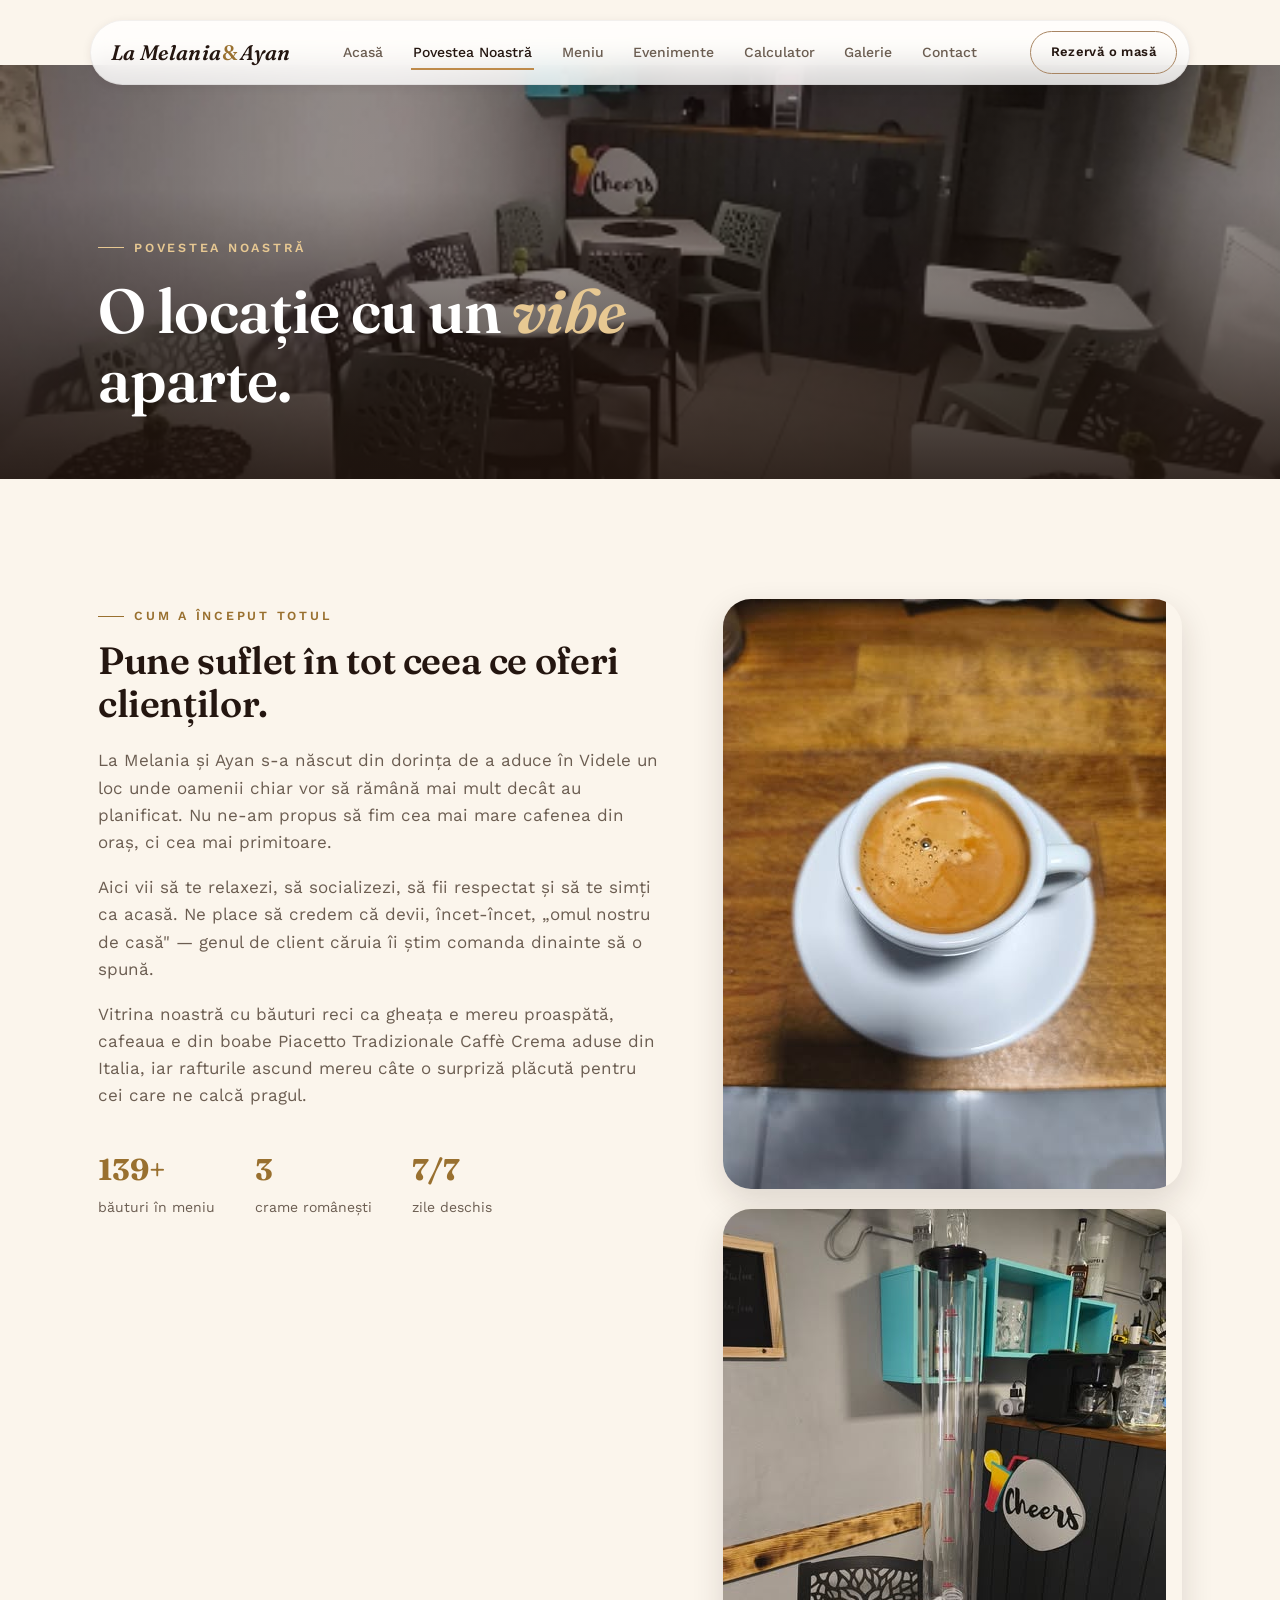
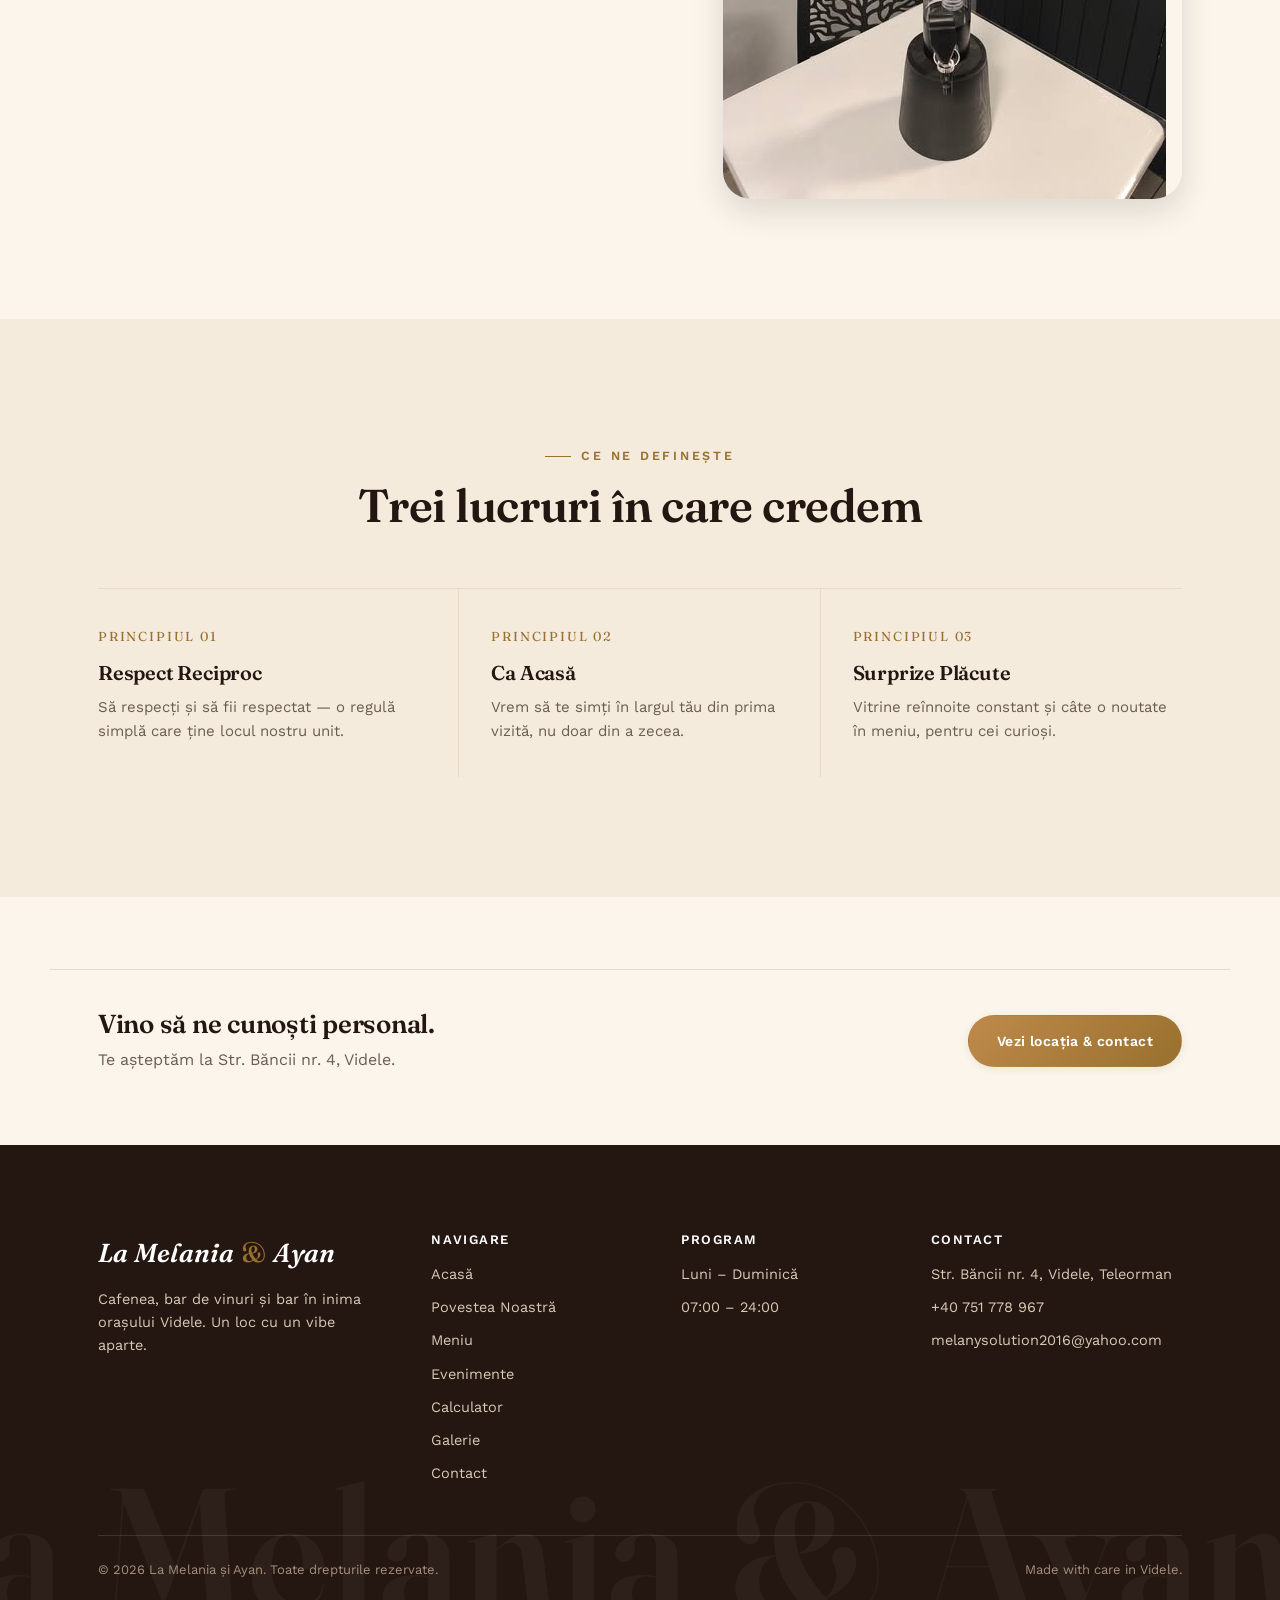
<file: despre.html>
<!DOCTYPE html>
<html lang="ro">
<head>
<meta charset="UTF-8">
<meta name="viewport" content="width=device-width, initial-scale=1.0">
<title>Povestea Noastră — La Melania și Ayan</title>
<meta name="description" content="Povestea din spatele La Melania și Ayan — cafeneaua, barul de vinuri și barul din Videle unde suflet și ospitalitate se întâlnesc.">
<link rel="icon" href="images/logo.png">
<link rel="preconnect" href="https://fonts.googleapis.com">
<link rel="preconnect" href="https://fonts.gstatic.com" crossorigin>
<link href="https://fonts.googleapis.com/css2?family=Fraunces:ital,opsz,wght@0,9..144,500;0,9..144,600;1,9..144,500&family=Work+Sans:wght@400;500;600;700&display=swap" rel="stylesheet">
<link rel="stylesheet" href="css/style.css">
</head>
<body>

<div class="nav-wrap">
  <nav class="navbar">
    <a href="index.html" class="nav-logo brand-wordmark">La Melania <span class="amp">&amp;</span> Ayan</a>
    <div class="nav-links">
      <a href="index.html">Acasă</a>
      <a href="despre.html">Povestea Noastră</a>
      <a href="meniu.html">Meniu</a>
      <a href="evenimente.html">Evenimente</a>
      <a href="calculator-bauturi.html">Calculator</a>
      <a href="galerie.html">Galerie</a>
      <a href="contact.html">Contact</a>
    </div>
    <div class="nav-cta">
      <a href="contact.html" class="btn btn-ghost btn-sm">Rezervă o masă</a>
      <button class="nav-burger" aria-label="Meniu"><span></span><span></span><span></span></button>
    </div>
  </nav>
</div>
<div class="mobile-menu">
  <a href="index.html">Acasă</a>
  <a href="despre.html">Povestea Noastră</a>
  <a href="meniu.html">Meniu</a>
  <a href="evenimente.html">Evenimente</a>
  <a href="calculator-bauturi.html">Calculator</a>
  <a href="galerie.html">Galerie</a>
  <a href="contact.html">Contact</a>
  <a href="contact.html" class="btn btn-primary">Rezervă o masă</a>
</div>

<div class="bottom-nav">
  <a href="index.html" class="bottom-nav-item" data-page="index.html">
    <svg viewBox="0 0 24 24" stroke-linecap="round" stroke-linejoin="round"><path d="M3 11l9-7 9 7"/><path d="M5 10v9a1 1 0 0 0 1 1h4v-6h4v6h4a1 1 0 0 0 1-1v-9"/></svg>
    <span>Acasă</span>
  </a>
  <a href="meniu.html" class="bottom-nav-item" data-page="meniu.html">
    <svg viewBox="0 0 24 24" stroke-linecap="round" stroke-linejoin="round"><path d="M4 6h16"/><path d="M4 12h16"/><path d="M4 18h10"/></svg>
    <span>Meniu</span>
  </a>
  <a href="evenimente.html" class="bottom-nav-item" data-page="evenimente.html">
    <svg viewBox="0 0 24 24" stroke-linecap="round" stroke-linejoin="round"><rect x="3.5" y="5" width="17" height="15" rx="2"/><path d="M3.5 9.5h17"/><path d="M8 3v4"/><path d="M16 3v4"/></svg>
    <span>Evenimente</span>
  </a>
  <a href="calculator-bauturi.html" class="bottom-nav-item" data-page="calculator-bauturi.html">
    <svg viewBox="0 0 24 24" stroke-linecap="round" stroke-linejoin="round"><rect x="5" y="3" width="14" height="18" rx="2"/><path d="M8 7h8"/><path d="M8 11h.01"/><path d="M12 11h.01"/><path d="M16 11h.01"/><path d="M8 15h.01"/><path d="M12 15h.01"/><path d="M16 15h.01"/></svg>
    <span>Calculator</span>
  </a>
  <a href="contact.html" class="bottom-nav-item" data-page="contact.html">
    <svg viewBox="0 0 24 24" stroke-linecap="round" stroke-linejoin="round"><path d="M4.5 4h3.2l1.3 4.2-2 1.6a12 12 0 0 0 5.2 5.2l1.6-2 4.2 1.3v3.2a1.5 1.5 0 0 1-1.6 1.5A16 16 0 0 1 3 5.6 1.5 1.5 0 0 1 4.5 4z"/></svg>
    <span>Contact</span>
  </a>
</div>

<header class="page-hero">
  <div class="hero-media"><img src="images/interior-wide.jpg" alt="Interiorul La Melania și Ayan"></div>
  <div class="container hero-content">
    <span class="eyebrow">Povestea Noastră</span>
    <h1 class="hero-title">O locație cu un <em>vibe</em> aparte.</h1>
  </div>
</header>

<section class="section">
  <div class="container grid-split uneven">
    <div class="reveal">
      <span class="eyebrow">Cum a început totul</span>
      <h2 style="font-size:clamp(28px,3.4vw,38px);margin-top:14px;">Pune suflet în tot ceea ce oferi clienților.</h2>
      <p style="margin-top:22px;color:var(--ink-soft);font-size:17px;">
        La Melania și Ayan s-a născut din dorința de a aduce în Videle un loc unde oamenii chiar vor să rămână mai mult decât au
        planificat. Nu ne-am propus să fim cea mai mare cafenea din oraș, ci cea mai primitoare.
      </p>
      <p style="margin-top:18px;color:var(--ink-soft);font-size:17px;">
        Aici vii să te relaxezi, să socializezi, să fii respectat și să te simți ca acasă. Ne place să credem că devii, încet-încet,
        „omul nostru de casă" — genul de client căruia îi știm comanda dinainte să o spună.
      </p>
      <p style="margin-top:18px;color:var(--ink-soft);font-size:17px;">
        Vitrina noastră cu băuturi reci ca gheața e mereu proaspătă, cafeaua e din boabe Piacetto Tradizionale Caffè Crema aduse din
        Italia, iar rafturile ascund mereu câte o surpriză plăcută pentru cei care ne calcă pragul.
      </p>
      <div style="display:flex;gap:40px;margin-top:36px;flex-wrap:wrap;">
        <div><strong style="font-family:var(--font-display);font-size:30px;color:var(--gold-dark);display:block;">139+</strong><span style="color:var(--ink-soft);font-size:14px;">băuturi în meniu</span></div>
        <div><strong style="font-family:var(--font-display);font-size:30px;color:var(--gold-dark);display:block;">3</strong><span style="color:var(--ink-soft);font-size:14px;">crame românești</span></div>
        <div><strong style="font-family:var(--font-display);font-size:30px;color:var(--gold-dark);display:block;">7/7</strong><span style="color:var(--ink-soft);font-size:14px;">zile deschis</span></div>
      </div>
    </div>
    <div class="reveal" style="display:flex;flex-direction:column;gap:20px;">
      <div style="border-radius:var(--radius-lg);overflow:hidden;box-shadow:var(--shadow-md);"><img src="images/espresso-cup.jpg" alt="Cafea espresso"></div>
      <div style="border-radius:var(--radius-lg);overflow:hidden;box-shadow:var(--shadow-md);"><img src="images/carafa.jpg" alt="Limonadă"></div>
    </div>
  </div>
</section>

<section class="section section--cream">
  <div class="container">
    <div class="section-head center">
      <span class="eyebrow">Ce Ne Definește</span>
      <h2>Trei lucruri în care credem</h2>
    </div>
    <div class="reveal principii-grid">
      <div>
        <span style="font-family:var(--font-display);font-size:13px;color:var(--gold-dark);letter-spacing:.14em;text-transform:uppercase;">Principiul 01</span>
        <h3 style="font-size:20px;margin-top:14px;">Respect Reciproc</h3>
        <p style="margin-top:10px;color:var(--ink-soft);font-size:15px;">Să respecți și să fii respectat — o regulă simplă care ține locul nostru unit.</p>
      </div>
      <div>
        <span style="font-family:var(--font-display);font-size:13px;color:var(--gold-dark);letter-spacing:.14em;text-transform:uppercase;">Principiul 02</span>
        <h3 style="font-size:20px;margin-top:14px;">Ca Acasă</h3>
        <p style="margin-top:10px;color:var(--ink-soft);font-size:15px;">Vrem să te simți în largul tău din prima vizită, nu doar din a zecea.</p>
      </div>
      <div>
        <span style="font-family:var(--font-display);font-size:13px;color:var(--gold-dark);letter-spacing:.14em;text-transform:uppercase;">Principiul 03</span>
        <h3 style="font-size:20px;margin-top:14px;">Surprize Plăcute</h3>
        <p style="margin-top:10px;color:var(--ink-soft);font-size:15px;">Vitrine reînnoite constant și câte o noutate în meniu, pentru cei curioși.</p>
      </div>
    </div>
  </div>
</section>

<section class="section--tight">
  <div class="container" style="display:flex;justify-content:space-between;align-items:center;flex-wrap:wrap;gap:24px;border-top:1px solid var(--cream-line);padding-top:40px;">
    <div>
      <h3 style="font-size:26px;">Vino să ne cunoști personal.</h3>
      <p style="color:var(--ink-soft);margin-top:8px;">Te așteptăm la Str. Băncii nr. 4, Videle.</p>
    </div>
    <a href="contact.html" class="btn btn-primary">Vezi locația &amp; contact</a>
  </div>
</section>

<footer class="site-footer">
  <span class="footer-watermark">La Melania &amp; Ayan</span>
  <div class="container">
    <div class="footer-grid">
      <div>
        <div class="footer-brand"><span class="brand-wordmark">La Melania <span class="amp">&amp;</span> Ayan</span></div>
        <p style="font-size:14.5px;max-width:32ch;">Cafenea, bar de vinuri și bar în inima orașului Videle. Un loc cu un vibe aparte.</p>
      </div>
      <div class="footer-col">
        <h4>Navigare</h4>
        <ul>
          <li><a href="index.html">Acasă</a></li>
          <li><a href="despre.html">Povestea Noastră</a></li>
          <li><a href="meniu.html">Meniu</a></li>
          <li><a href="evenimente.html">Evenimente</a></li>
          <li><a href="calculator-bauturi.html">Calculator</a></li>
          <li><a href="galerie.html">Galerie</a></li>
          <li><a href="contact.html">Contact</a></li>
        </ul>
      </div>
      <div class="footer-col">
        <h4>Program</h4>
        <ul>
          <li>Luni – Duminică</li>
          <li>07:00 – 24:00</li>
        </ul>
      </div>
      <div class="footer-col">
        <h4>Contact</h4>
        <ul>
          <li>Str. Băncii nr. 4, Videle, Teleorman</li>
          <li><a href="tel:+40751778967">+40 751 778 967</a></li>
          <li><a href="mailto:melanysolution2016@yahoo.com">melanysolution2016@yahoo.com</a></li>
        </ul>
      </div>
    </div>
    <div class="footer-bottom">
      <span>© 2026 La Melania și Ayan. Toate drepturile rezervate.</span>
      <span>Made with care in Videle.</span>
    </div>
  </div>
</footer>

<script src="js/main.js"></script>
</body>
</html>
</file>
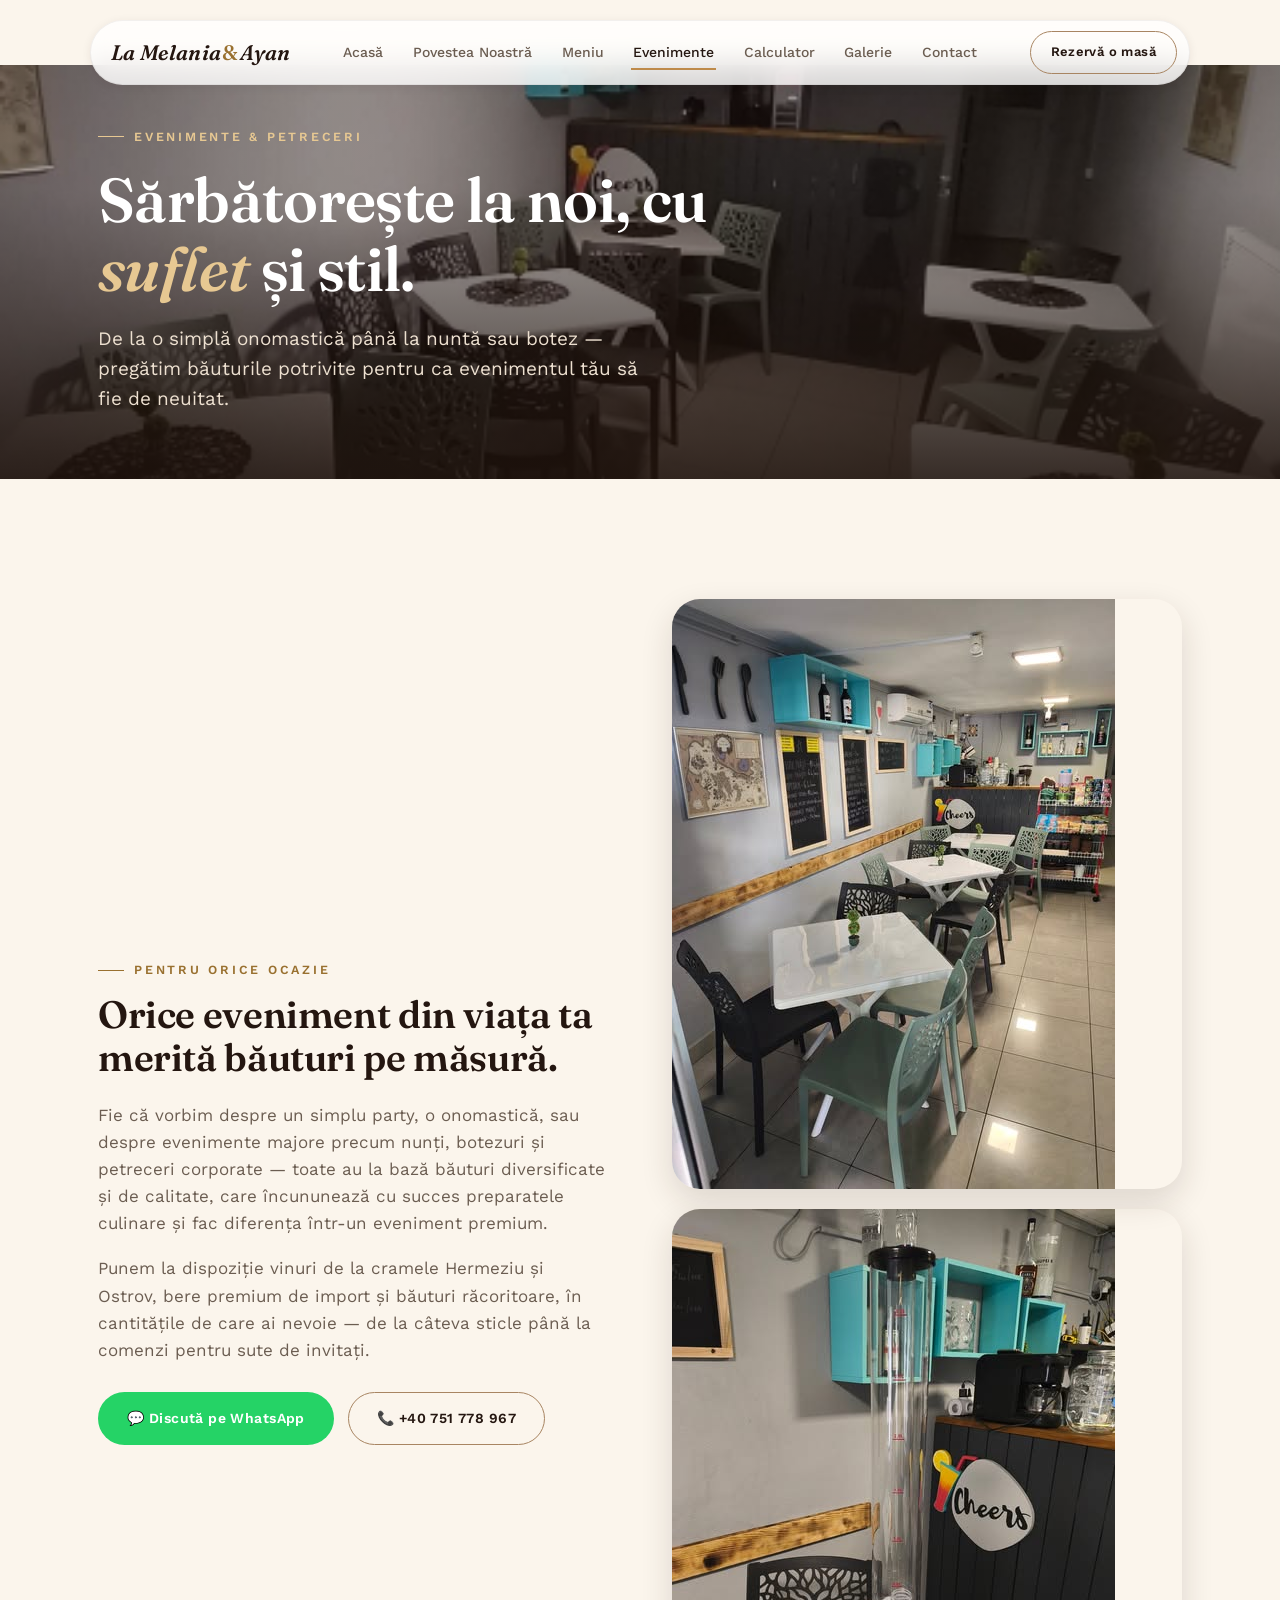
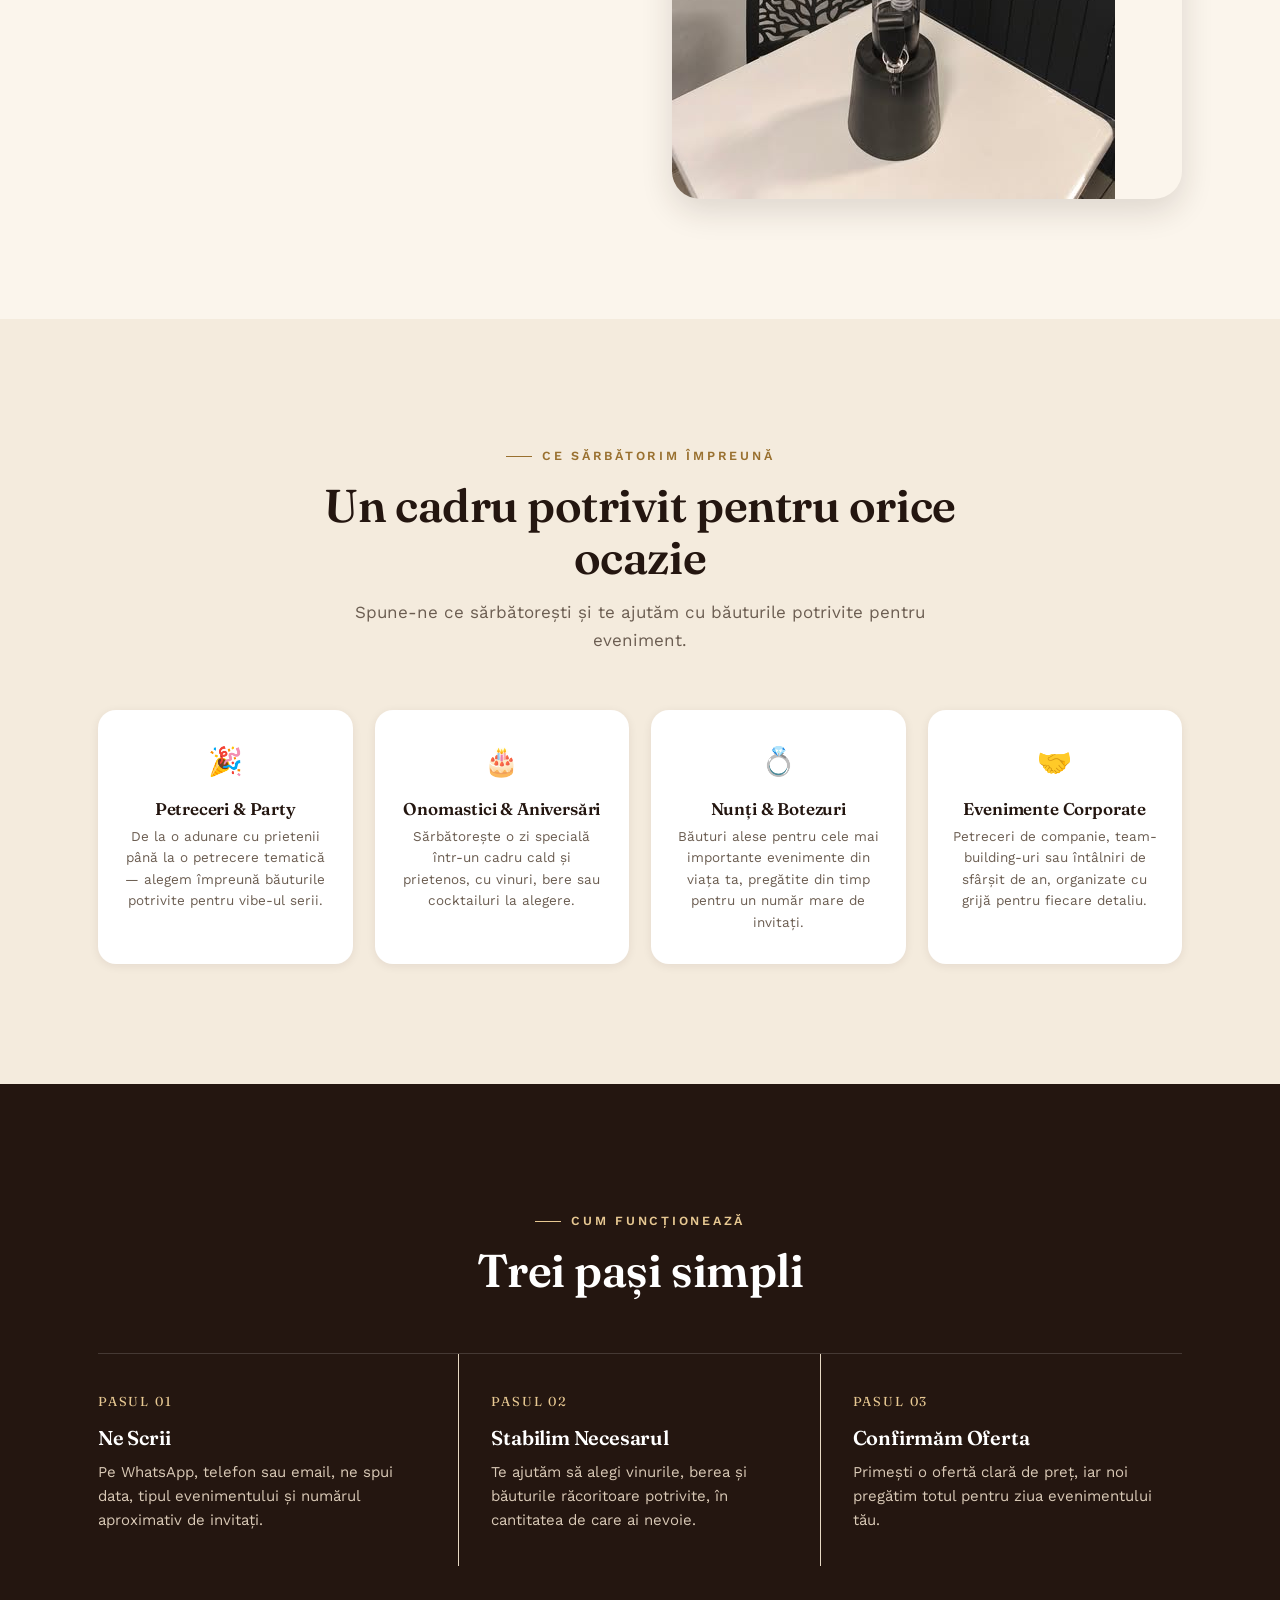
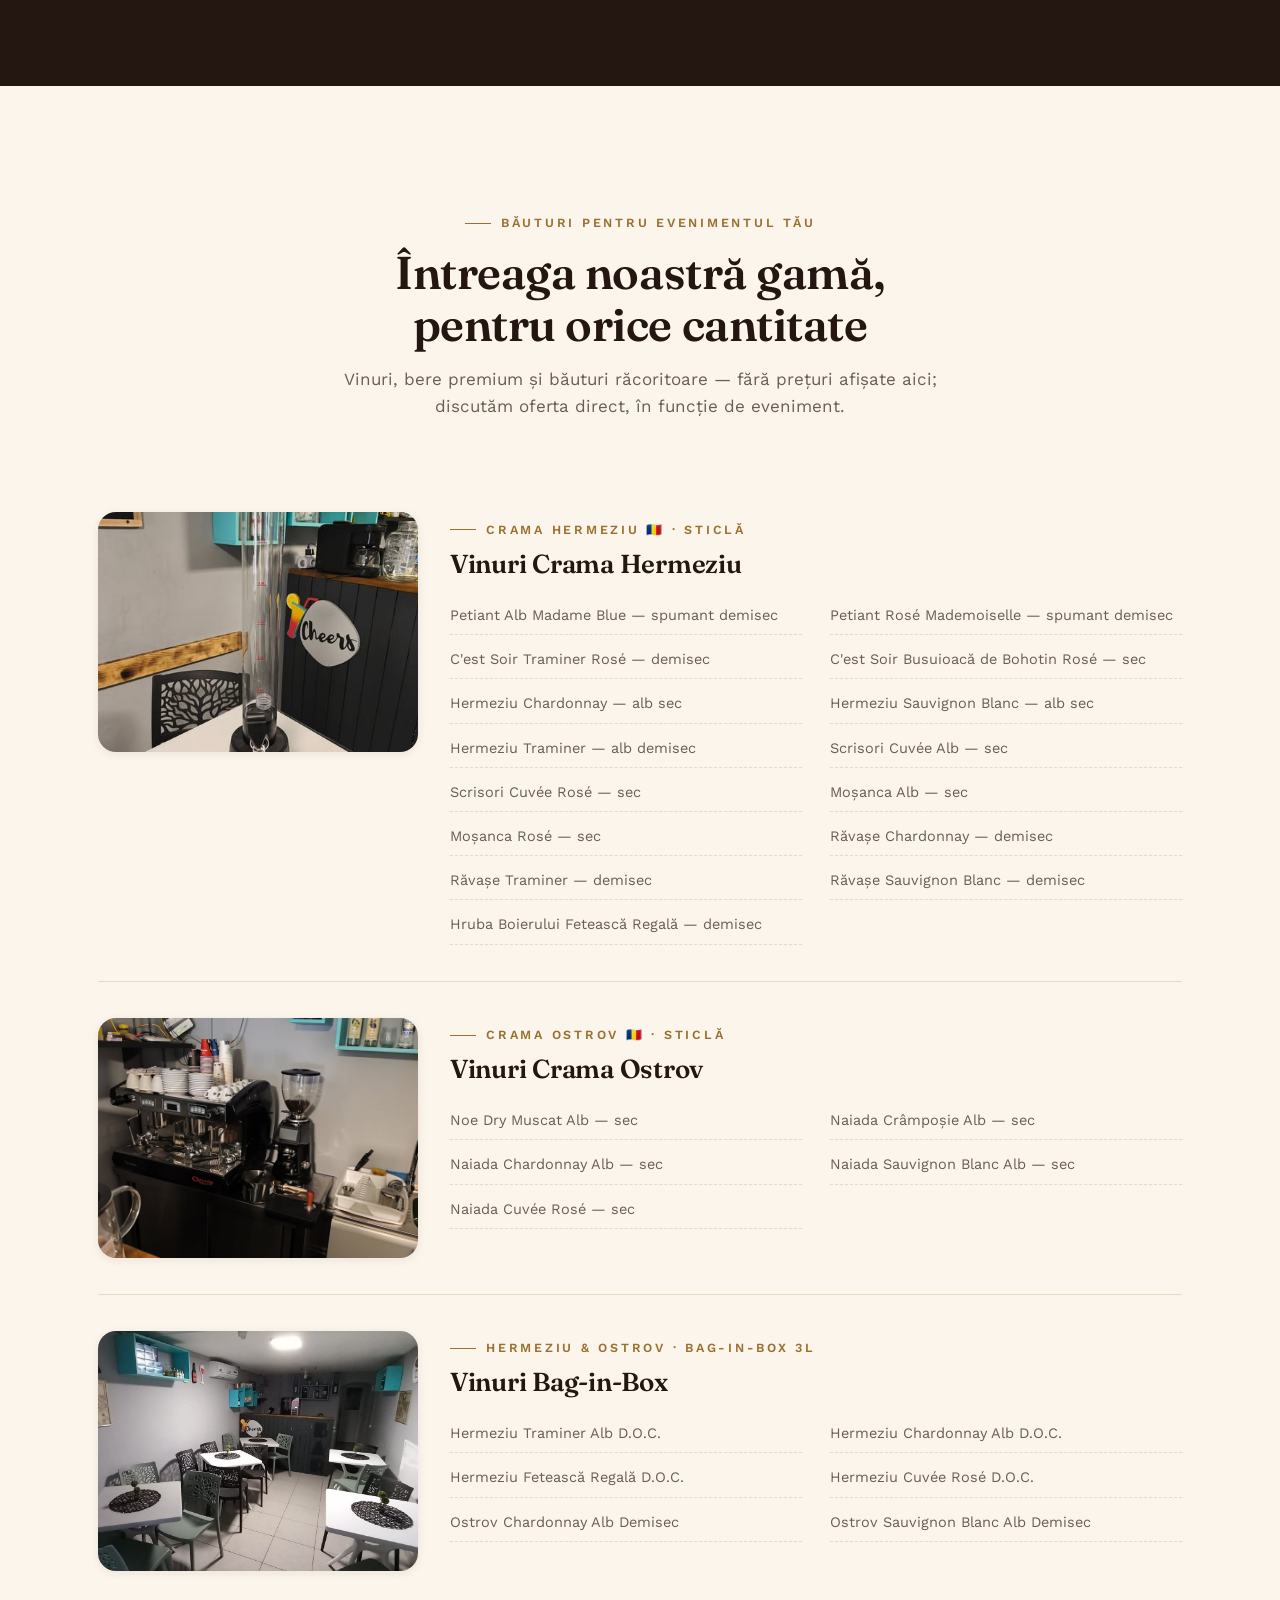
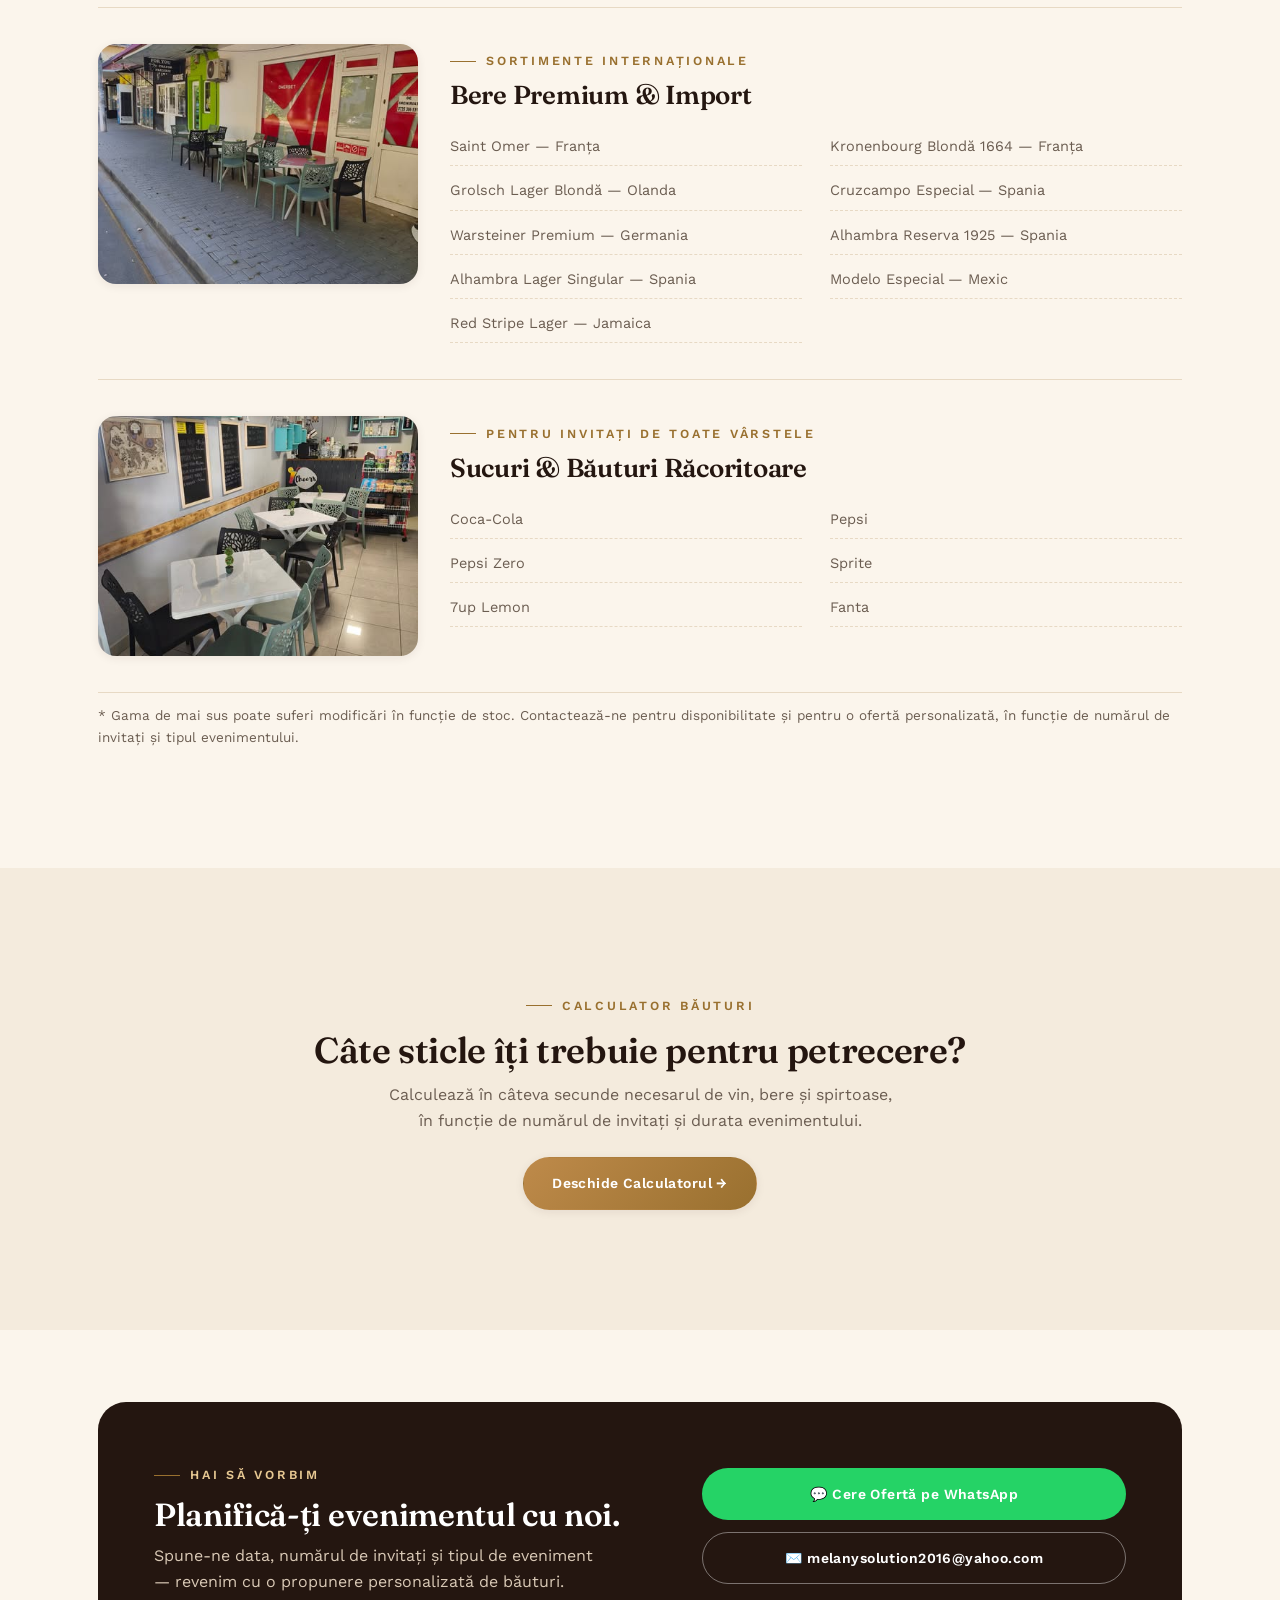
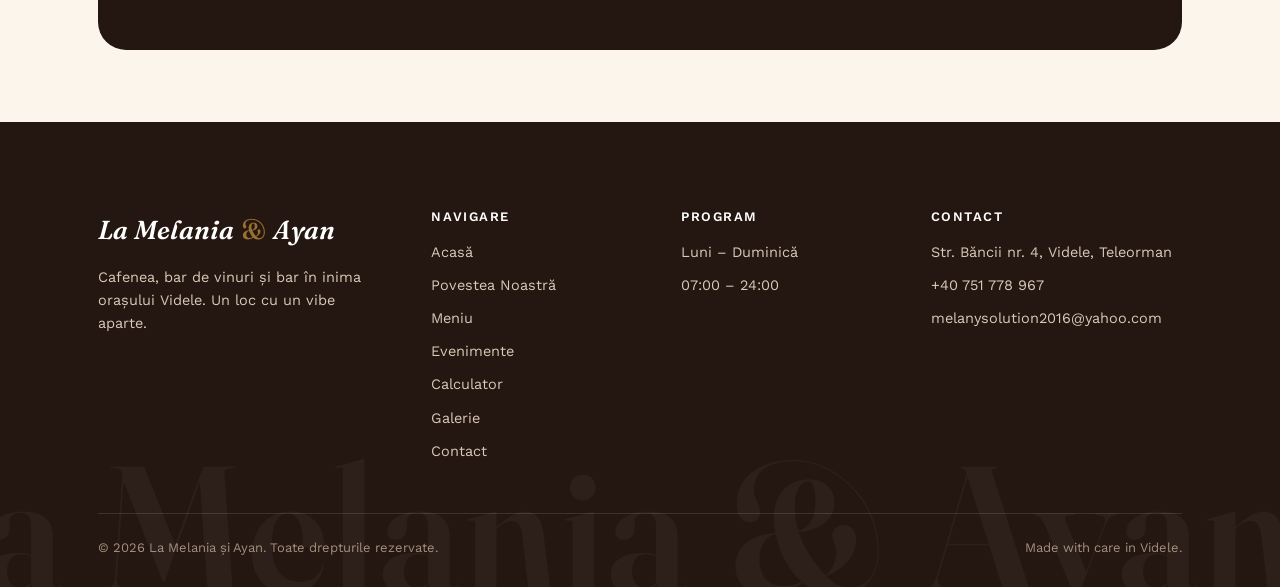
<file: evenimente.html>
<!DOCTYPE html>
<html lang="ro">
<head>
<meta charset="UTF-8">
<meta name="viewport" content="width=device-width, initial-scale=1.0">
<title>Evenimente — La Melania și Ayan</title>
<meta name="description" content="Organizează petreceri, onomastici, nunți, botezuri sau evenimente corporate la La Melania și Ayan, Videle. Băuturi diversificate și servicii dedicate pentru evenimentul tău.">
<link rel="icon" href="images/logo.png">
<link rel="preconnect" href="https://fonts.googleapis.com">
<link rel="preconnect" href="https://fonts.gstatic.com" crossorigin>
<link href="https://fonts.googleapis.com/css2?family=Fraunces:ital,opsz,wght@0,9..144,500;0,9..144,600;1,9..144,500&family=Work+Sans:wght@400;500;600;700&display=swap" rel="stylesheet">
<link rel="stylesheet" href="css/style.css">
</head>
<body>

<div class="nav-wrap">
  <nav class="navbar">
    <a href="index.html" class="nav-logo brand-wordmark">La Melania <span class="amp">&amp;</span> Ayan</a>
    <div class="nav-links">
      <a href="index.html">Acasă</a>
      <a href="despre.html">Povestea Noastră</a>
      <a href="meniu.html">Meniu</a>
      <a href="evenimente.html">Evenimente</a>
      <a href="calculator-bauturi.html">Calculator</a>
      <a href="galerie.html">Galerie</a>
      <a href="contact.html">Contact</a>
    </div>
    <div class="nav-cta">
      <a href="contact.html" class="btn btn-ghost btn-sm">Rezervă o masă</a>
      <button class="nav-burger" aria-label="Meniu"><span></span><span></span><span></span></button>
    </div>
  </nav>
</div>
<div class="mobile-menu">
  <a href="index.html">Acasă</a>
  <a href="despre.html">Povestea Noastră</a>
  <a href="meniu.html">Meniu</a>
  <a href="evenimente.html">Evenimente</a>
  <a href="calculator-bauturi.html">Calculator</a>
  <a href="galerie.html">Galerie</a>
  <a href="contact.html">Contact</a>
  <a href="contact.html" class="btn btn-primary">Rezervă o masă</a>
</div>

<div class="bottom-nav">
  <a href="index.html" class="bottom-nav-item" data-page="index.html">
    <svg viewBox="0 0 24 24" stroke-linecap="round" stroke-linejoin="round"><path d="M3 11l9-7 9 7"/><path d="M5 10v9a1 1 0 0 0 1 1h4v-6h4v6h4a1 1 0 0 0 1-1v-9"/></svg>
    <span>Acasă</span>
  </a>
  <a href="meniu.html" class="bottom-nav-item" data-page="meniu.html">
    <svg viewBox="0 0 24 24" stroke-linecap="round" stroke-linejoin="round"><path d="M4 6h16"/><path d="M4 12h16"/><path d="M4 18h10"/></svg>
    <span>Meniu</span>
  </a>
  <a href="evenimente.html" class="bottom-nav-item" data-page="evenimente.html">
    <svg viewBox="0 0 24 24" stroke-linecap="round" stroke-linejoin="round"><rect x="3.5" y="5" width="17" height="15" rx="2"/><path d="M3.5 9.5h17"/><path d="M8 3v4"/><path d="M16 3v4"/></svg>
    <span>Evenimente</span>
  </a>
  <a href="calculator-bauturi.html" class="bottom-nav-item" data-page="calculator-bauturi.html">
    <svg viewBox="0 0 24 24" stroke-linecap="round" stroke-linejoin="round"><rect x="5" y="3" width="14" height="18" rx="2"/><path d="M8 7h8"/><path d="M8 11h.01"/><path d="M12 11h.01"/><path d="M16 11h.01"/><path d="M8 15h.01"/><path d="M12 15h.01"/><path d="M16 15h.01"/></svg>
    <span>Calculator</span>
  </a>
  <a href="contact.html" class="bottom-nav-item" data-page="contact.html">
    <svg viewBox="0 0 24 24" stroke-linecap="round" stroke-linejoin="round"><path d="M4.5 4h3.2l1.3 4.2-2 1.6a12 12 0 0 0 5.2 5.2l1.6-2 4.2 1.3v3.2a1.5 1.5 0 0 1-1.6 1.5A16 16 0 0 1 3 5.6 1.5 1.5 0 0 1 4.5 4z"/></svg>
    <span>Contact</span>
  </a>
</div>

<header class="page-hero">
  <div class="hero-media"><img src="images/interior-wide.jpg" alt="Spațiu pentru evenimente La Melania și Ayan"></div>
  <div class="container hero-content">
    <span class="eyebrow">Evenimente &amp; Petreceri</span>
    <h1 class="hero-title">Sărbătorește la noi, cu <em>suflet</em> și stil.</h1>
    <p class="hero-sub">De la o simplă onomastică până la nuntă sau botez — pregătim băuturile potrivite pentru ca evenimentul tău să fie de neuitat.</p>
  </div>
</header>

<section class="section">
  <div class="container">
    <div class="grid-split">
      <div class="reveal">
        <span class="eyebrow">Pentru Orice Ocazie</span>
        <h2 style="font-size:clamp(28px,3.4vw,38px);margin-top:14px;">Orice eveniment din viața ta merită băuturi pe măsură.</h2>
        <p style="margin-top:22px;color:var(--ink-soft);font-size:17px;">
          Fie că vorbim despre un simplu party, o onomastică, sau despre evenimente majore precum nunți, botezuri și petreceri
          corporate — toate au la bază băuturi diversificate și de calitate, care încununează cu succes preparatele culinare și
          fac diferența într-un eveniment premium.
        </p>
        <p style="margin-top:18px;color:var(--ink-soft);font-size:17px;">
          Punem la dispoziție vinuri de la cramele Hermeziu și Ostrov, bere premium de import și băuturi răcoritoare, în cantitățile
          de care ai nevoie — de la câteva sticle până la comenzi pentru sute de invitați.
        </p>
        <div class="hero-actions" style="margin-top:28px;">
          <a href="https://wa.me/40751778967?text=Bună%2C%20aș%20dori%20să%20discut%20despre%20un%20eveniment%20la%20La%20Melania%20și%20Ayan." class="btn btn-whatsapp" target="_blank" rel="noopener">💬 Discută pe WhatsApp</a>
          <a href="tel:+40751778967" class="btn btn-ghost">📞 +40 751 778 967</a>
        </div>
      </div>
      <div class="reveal" style="display:flex;flex-direction:column;gap:20px;">
        <div style="border-radius:var(--radius-lg);overflow:hidden;box-shadow:var(--shadow-md);"><img src="images/interior-tables.jpg" alt="Zona de mese La Melania și Ayan"></div>
        <div style="border-radius:var(--radius-lg);overflow:hidden;box-shadow:var(--shadow-md);"><img src="images/carafa.jpg" alt="Băuturi pentru evenimente"></div>
      </div>
    </div>
  </div>
</section>

<section class="section section--cream">
  <div class="container">
    <div class="section-head center">
      <span class="eyebrow">Ce Sărbătorim Împreună</span>
      <h2>Un cadru potrivit pentru orice ocazie</h2>
      <p>Spune-ne ce sărbătorești și te ajutăm cu băuturile potrivite pentru eveniment.</p>
    </div>
    <div class="reveal event-types-grid">
      <div class="event-type-card">
        <div class="ico">🎉</div>
        <h3>Petreceri &amp; Party</h3>
        <p>De la o adunare cu prietenii până la o petrecere tematică — alegem împreună băuturile potrivite pentru vibe-ul serii.</p>
      </div>
      <div class="event-type-card">
        <div class="ico">🎂</div>
        <h3>Onomastici &amp; Aniversări</h3>
        <p>Sărbătorește o zi specială într-un cadru cald și prietenos, cu vinuri, bere sau cocktailuri la alegere.</p>
      </div>
      <div class="event-type-card">
        <div class="ico">💍</div>
        <h3>Nunți &amp; Botezuri</h3>
        <p>Băuturi alese pentru cele mai importante evenimente din viața ta, pregătite din timp pentru un număr mare de invitați.</p>
      </div>
      <div class="event-type-card">
        <div class="ico">🤝</div>
        <h3>Evenimente Corporate</h3>
        <p>Petreceri de companie, team-building-uri sau întâlniri de sfârșit de an, organizate cu grijă pentru fiecare detaliu.</p>
      </div>
    </div>
  </div>
</section>

<!-- ================= HOW IT WORKS ================= -->
<section class="section section--dark">
  <div class="container">
    <div class="section-head center">
      <span class="eyebrow">Cum Funcționează</span>
      <h2>Trei pași simpli</h2>
    </div>
    <div class="reveal principii-grid" style="border-top-color:rgba(255,255,255,.15);">
      <div>
        <span style="font-family:var(--font-display);font-size:13px;color:var(--gold-soft);letter-spacing:.14em;text-transform:uppercase;">Pasul 01</span>
        <h3 style="font-size:20px;margin-top:14px;color:#fff;">Ne Scrii</h3>
        <p style="margin-top:10px;color:#D9C9B6;font-size:15px;">Pe WhatsApp, telefon sau email, ne spui data, tipul evenimentului și numărul aproximativ de invitați.</p>
      </div>
      <div>
        <span style="font-family:var(--font-display);font-size:13px;color:var(--gold-soft);letter-spacing:.14em;text-transform:uppercase;">Pasul 02</span>
        <h3 style="font-size:20px;margin-top:14px;color:#fff;">Stabilim Necesarul</h3>
        <p style="margin-top:10px;color:#D9C9B6;font-size:15px;">Te ajutăm să alegi vinurile, berea și băuturile răcoritoare potrivite, în cantitatea de care ai nevoie.</p>
      </div>
      <div>
        <span style="font-family:var(--font-display);font-size:13px;color:var(--gold-soft);letter-spacing:.14em;text-transform:uppercase;">Pasul 03</span>
        <h3 style="font-size:20px;margin-top:14px;color:#fff;">Confirmăm Oferta</h3>
        <p style="margin-top:10px;color:#D9C9B6;font-size:15px;">Primești o ofertă clară de preț, iar noi pregătim totul pentru ziua evenimentului tău.</p>
      </div>
    </div>
  </div>
</section>

<section class="section">
  <div class="container">
    <div class="section-head center">
      <span class="eyebrow">Băuturi Pentru Evenimentul Tău</span>
      <h2>Întreaga noastră gamă, pentru orice cantitate</h2>
      <p>Vinuri, bere premium și băuturi răcoritoare — fără prețuri afișate aici; discutăm oferta direct, în funcție de eveniment.</p>
    </div>

    <div class="reveal drinks-category">
      <div class="drinks-category-media"><img src="images/carafa.jpg" alt="Vinuri Crama Hermeziu"></div>
      <div class="drinks-category-body">
        <span class="eyebrow">Crama Hermeziu 🇷🇴 · Sticlă</span>
        <h3>Vinuri Crama Hermeziu</h3>
        <ul class="drinks-list">
          <li>Petiant Alb Madame Blue — spumant demisec</li>
          <li>Petiant Rosé Mademoiselle — spumant demisec</li>
          <li>C'est Soir Traminer Rosé — demisec</li>
          <li>C'est Soir Busuioacă de Bohotin Rosé — sec</li>
          <li>Hermeziu Chardonnay — alb sec</li>
          <li>Hermeziu Sauvignon Blanc — alb sec</li>
          <li>Hermeziu Traminer — alb demisec</li>
          <li>Scrisori Cuvée Alb — sec</li>
          <li>Scrisori Cuvée Rosé — sec</li>
          <li>Moșanca Alb — sec</li>
          <li>Moșanca Rosé — sec</li>
          <li>Răvașe Chardonnay — demisec</li>
          <li>Răvașe Traminer — demisec</li>
          <li>Răvașe Sauvignon Blanc — demisec</li>
          <li>Hruba Boierului Fetească Regală — demisec</li>
        </ul>
      </div>
    </div>

    <div class="reveal drinks-category">
      <div class="drinks-category-media"><img src="images/espresso-machine.jpg" alt="Vinuri Crama Ostrov"></div>
      <div class="drinks-category-body">
        <span class="eyebrow">Crama Ostrov 🇷🇴 · Sticlă</span>
        <h3>Vinuri Crama Ostrov</h3>
        <ul class="drinks-list">
          <li>Noe Dry Muscat Alb — sec</li>
          <li>Naiada Crâmpoșie Alb — sec</li>
          <li>Naiada Chardonnay Alb — sec</li>
          <li>Naiada Sauvignon Blanc Alb — sec</li>
          <li>Naiada Cuvée Rosé — sec</li>
        </ul>
      </div>
    </div>

    <div class="reveal drinks-category">
      <div class="drinks-category-media"><img src="images/interior-wide.jpg" alt="Vinuri Bag-in-Box"></div>
      <div class="drinks-category-body">
        <span class="eyebrow">Hermeziu &amp; Ostrov · Bag-in-Box 3L</span>
        <h3>Vinuri Bag-in-Box</h3>
        <ul class="drinks-list">
          <li>Hermeziu Traminer Alb D.O.C.</li>
          <li>Hermeziu Chardonnay Alb D.O.C.</li>
          <li>Hermeziu Fetească Regală D.O.C.</li>
          <li>Hermeziu Cuvée Rosé D.O.C.</li>
          <li>Ostrov Chardonnay Alb Demisec</li>
          <li>Ostrov Sauvignon Blanc Alb Demisec</li>
        </ul>
      </div>
    </div>

    <div class="reveal drinks-category">
      <div class="drinks-category-media"><img src="images/storefront.jpg" alt="Bere Premium și Import"></div>
      <div class="drinks-category-body">
        <span class="eyebrow">Sortimente Internaționale</span>
        <h3>Bere Premium &amp; Import</h3>
        <ul class="drinks-list">
          <li>Saint Omer — Franța</li>
          <li>Kronenbourg Blondă 1664 — Franța</li>
          <li>Grolsch Lager Blondă — Olanda</li>
          <li>Cruzcampo Especial — Spania</li>
          <li>Warsteiner Premium — Germania</li>
          <li>Alhambra Reserva 1925 — Spania</li>
          <li>Alhambra Lager Singular — Spania</li>
          <li>Modelo Especial — Mexic</li>
          <li>Red Stripe Lager — Jamaica</li>
        </ul>
      </div>
    </div>

    <div class="reveal drinks-category">
      <div class="drinks-category-media"><img src="images/interior-tables.jpg" alt="Sucuri și băuturi răcoritoare"></div>
      <div class="drinks-category-body">
        <span class="eyebrow">Pentru Invitați De Toate Vârstele</span>
        <h3>Sucuri &amp; Băuturi Răcoritoare</h3>
        <ul class="drinks-list">
          <li>Coca-Cola</li>
          <li>Pepsi</li>
          <li>Pepsi Zero</li>
          <li>Sprite</li>
          <li>7up Lemon</li>
          <li>Fanta</li>
        </ul>
      </div>
    </div>

    <p style="margin-top:12px;font-size:13.5px;color:var(--ink-soft);">
      * Gama de mai sus poate suferi modificări în funcție de stoc. Contactează-ne pentru disponibilitate și pentru o ofertă
      personalizată, în funcție de numărul de invitați și tipul evenimentului.
    </p>
  </div>
</section>

<!-- ================= DRINK CALCULATOR CTA ================= -->
<section class="section section--cream">
  <div class="container" style="text-align:center;">
    <span class="eyebrow" style="justify-content:center;">Calculator Băuturi</span>
    <h2 style="margin-top:14px;font-size:clamp(26px,3vw,36px);">Câte sticle îți trebuie pentru petrecere?</h2>
    <p style="margin-top:12px;color:var(--ink-soft);max-width:52ch;margin-inline:auto;">
      Calculează în câteva secunde necesarul de vin, bere și spirtoase, în funcție de numărul de invitați și durata evenimentului.
    </p>
    <a href="calculator-bauturi.html" class="btn btn-primary" style="margin-top:24px;">Deschide Calculatorul →</a>
  </div>
</section>

<section class="section--tight">
  <div class="container">
    <div class="reveal cta-band">
      <div class="cta-band-info">
        <span class="eyebrow" style="color:var(--gold-soft);">Hai Să Vorbim</span>
        <h3 style="margin-top:12px;">Planifică-ți evenimentul cu noi.</h3>
        <p>Spune-ne data, numărul de invitați și tipul de eveniment — revenim cu o propunere personalizată de băuturi.</p>
      </div>
      <div class="cta-band-actions">
        <a href="https://wa.me/40751778967?text=Bună%2C%20aș%20dori%20o%20ofertă%20pentru%20un%20eveniment." class="btn btn-whatsapp" target="_blank" rel="noopener">💬 Cere Ofertă pe WhatsApp</a>
        <a href="mailto:melanysolution2016@yahoo.com" class="btn btn-ghost" style="color:#fff;border-color:rgba(255,255,255,.4)">✉️ melanysolution2016@yahoo.com</a>
      </div>
    </div>
  </div>
</section>

<footer class="site-footer">
  <span class="footer-watermark">La Melania &amp; Ayan</span>
  <div class="container">
    <div class="footer-grid">
      <div>
        <div class="footer-brand"><span class="brand-wordmark">La Melania <span class="amp">&amp;</span> Ayan</span></div>
        <p style="font-size:14.5px;max-width:32ch;">Cafenea, bar de vinuri și bar în inima orașului Videle. Un loc cu un vibe aparte.</p>
      </div>
      <div class="footer-col">
        <h4>Navigare</h4>
        <ul>
          <li><a href="index.html">Acasă</a></li>
          <li><a href="despre.html">Povestea Noastră</a></li>
          <li><a href="meniu.html">Meniu</a></li>
          <li><a href="evenimente.html">Evenimente</a></li>
          <li><a href="calculator-bauturi.html">Calculator</a></li>
          <li><a href="galerie.html">Galerie</a></li>
          <li><a href="contact.html">Contact</a></li>
        </ul>
      </div>
      <div class="footer-col">
        <h4>Program</h4>
        <ul>
          <li>Luni – Duminică</li>
          <li>07:00 – 24:00</li>
        </ul>
      </div>
      <div class="footer-col">
        <h4>Contact</h4>
        <ul>
          <li>Str. Băncii nr. 4, Videle, Teleorman</li>
          <li><a href="tel:+40751778967">+40 751 778 967</a></li>
          <li><a href="mailto:melanysolution2016@yahoo.com">melanysolution2016@yahoo.com</a></li>
        </ul>
      </div>
    </div>
    <div class="footer-bottom">
      <span>© 2026 La Melania și Ayan. Toate drepturile rezervate.</span>
      <span>Made with care in Videle.</span>
    </div>
  </div>
</footer>

<script src="js/main.js"></script>
</body>
</html>
</file>
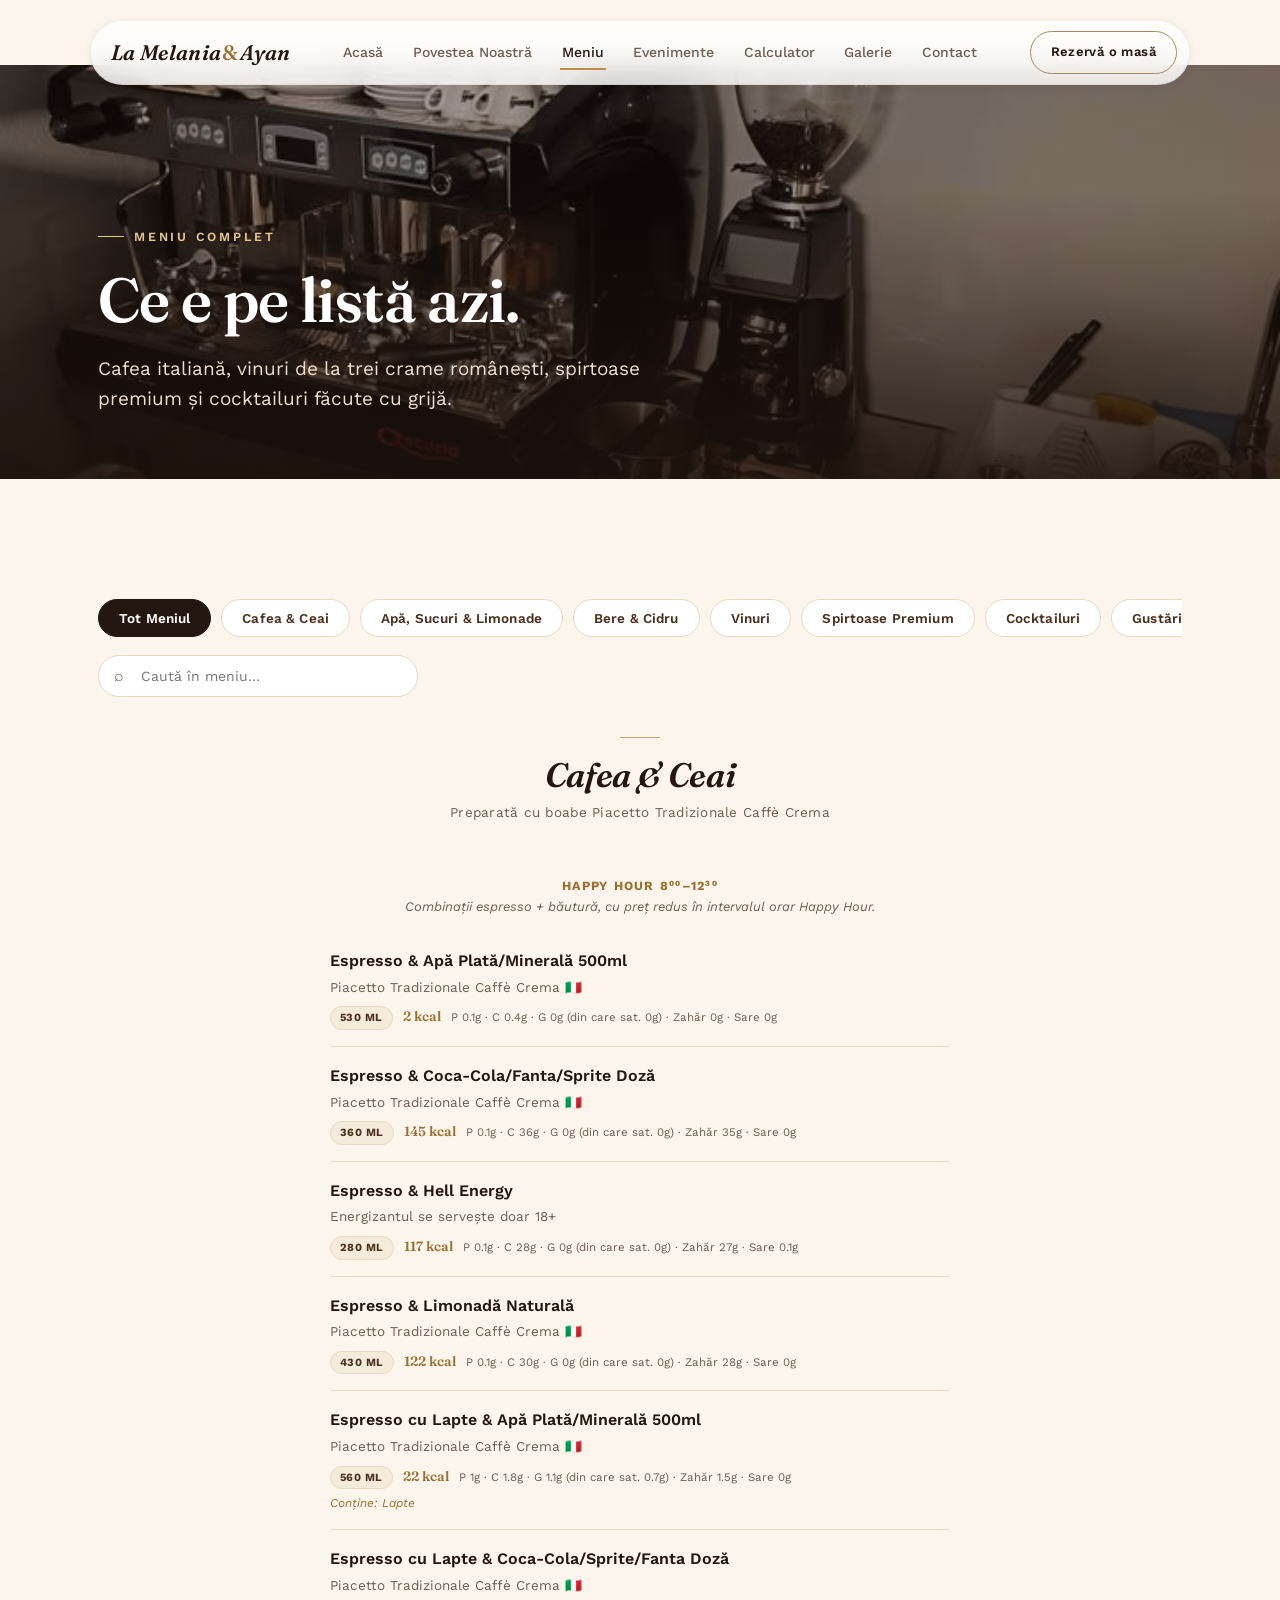
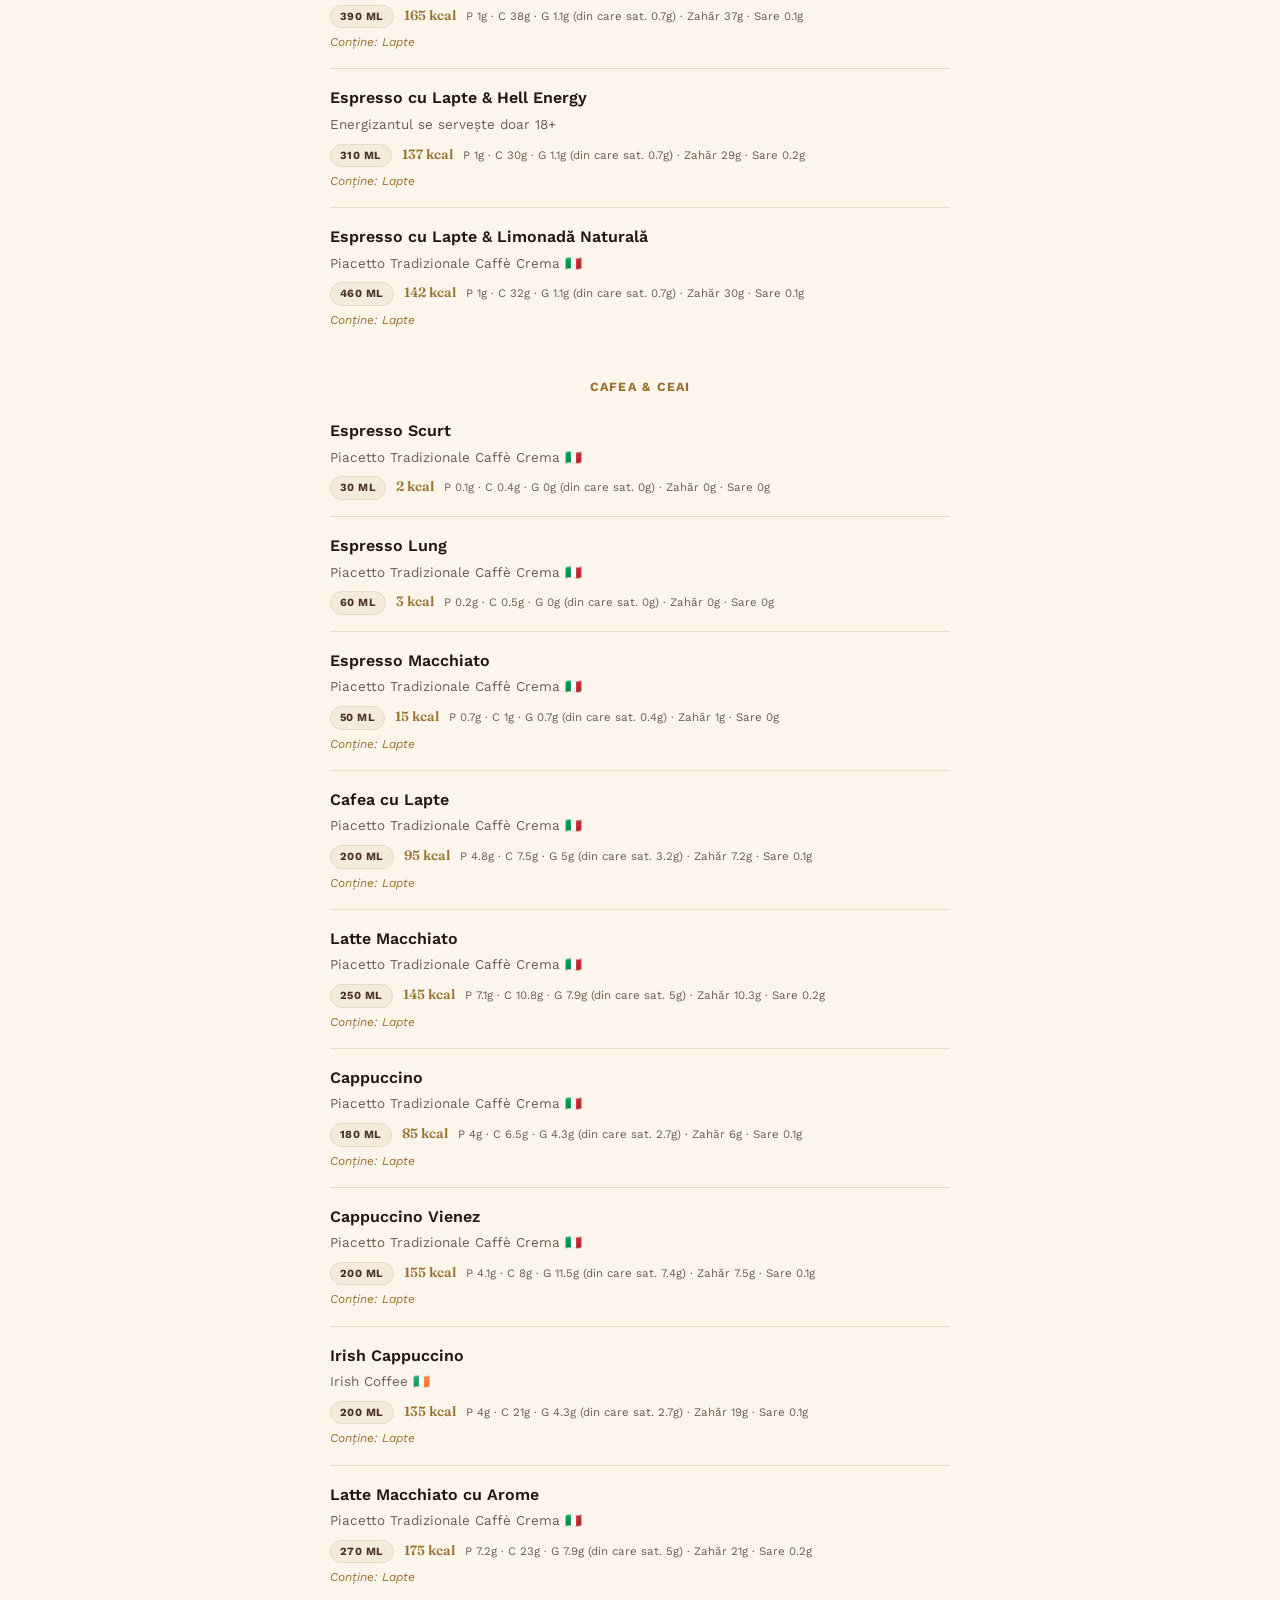
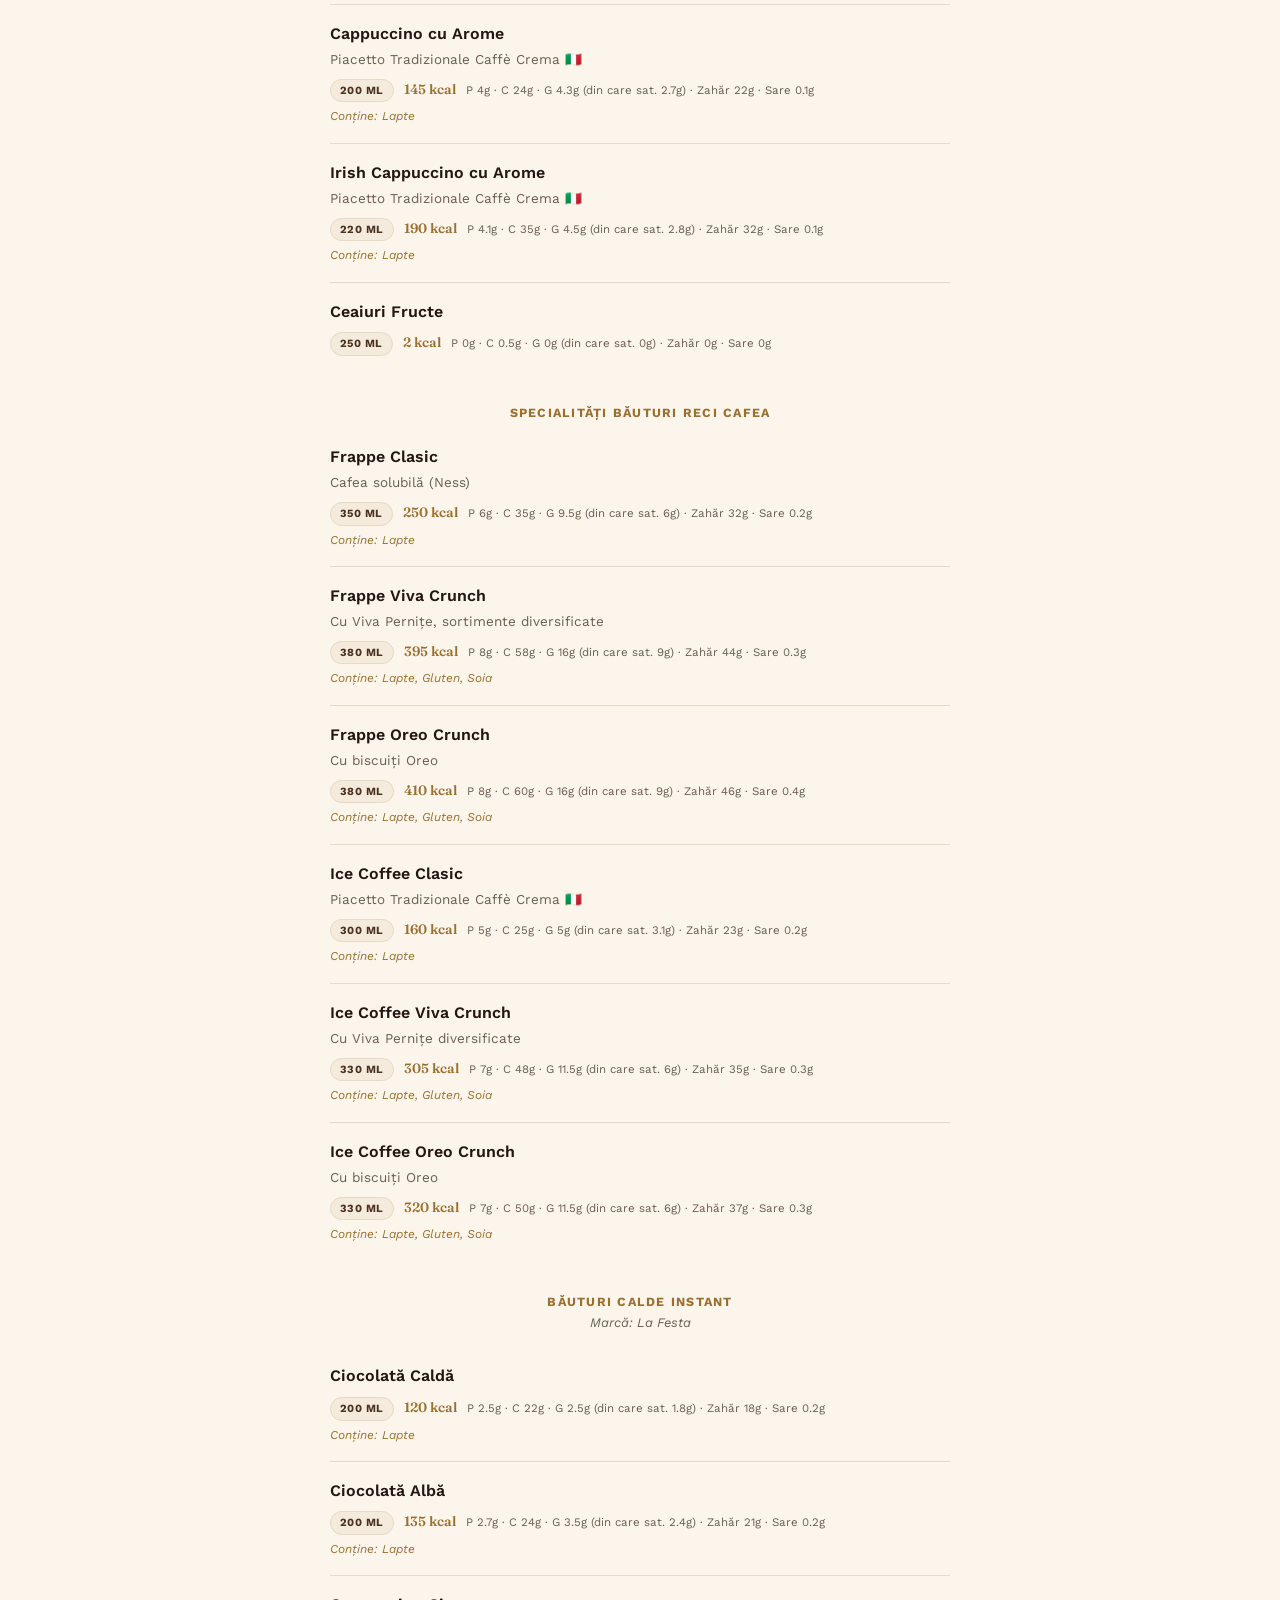
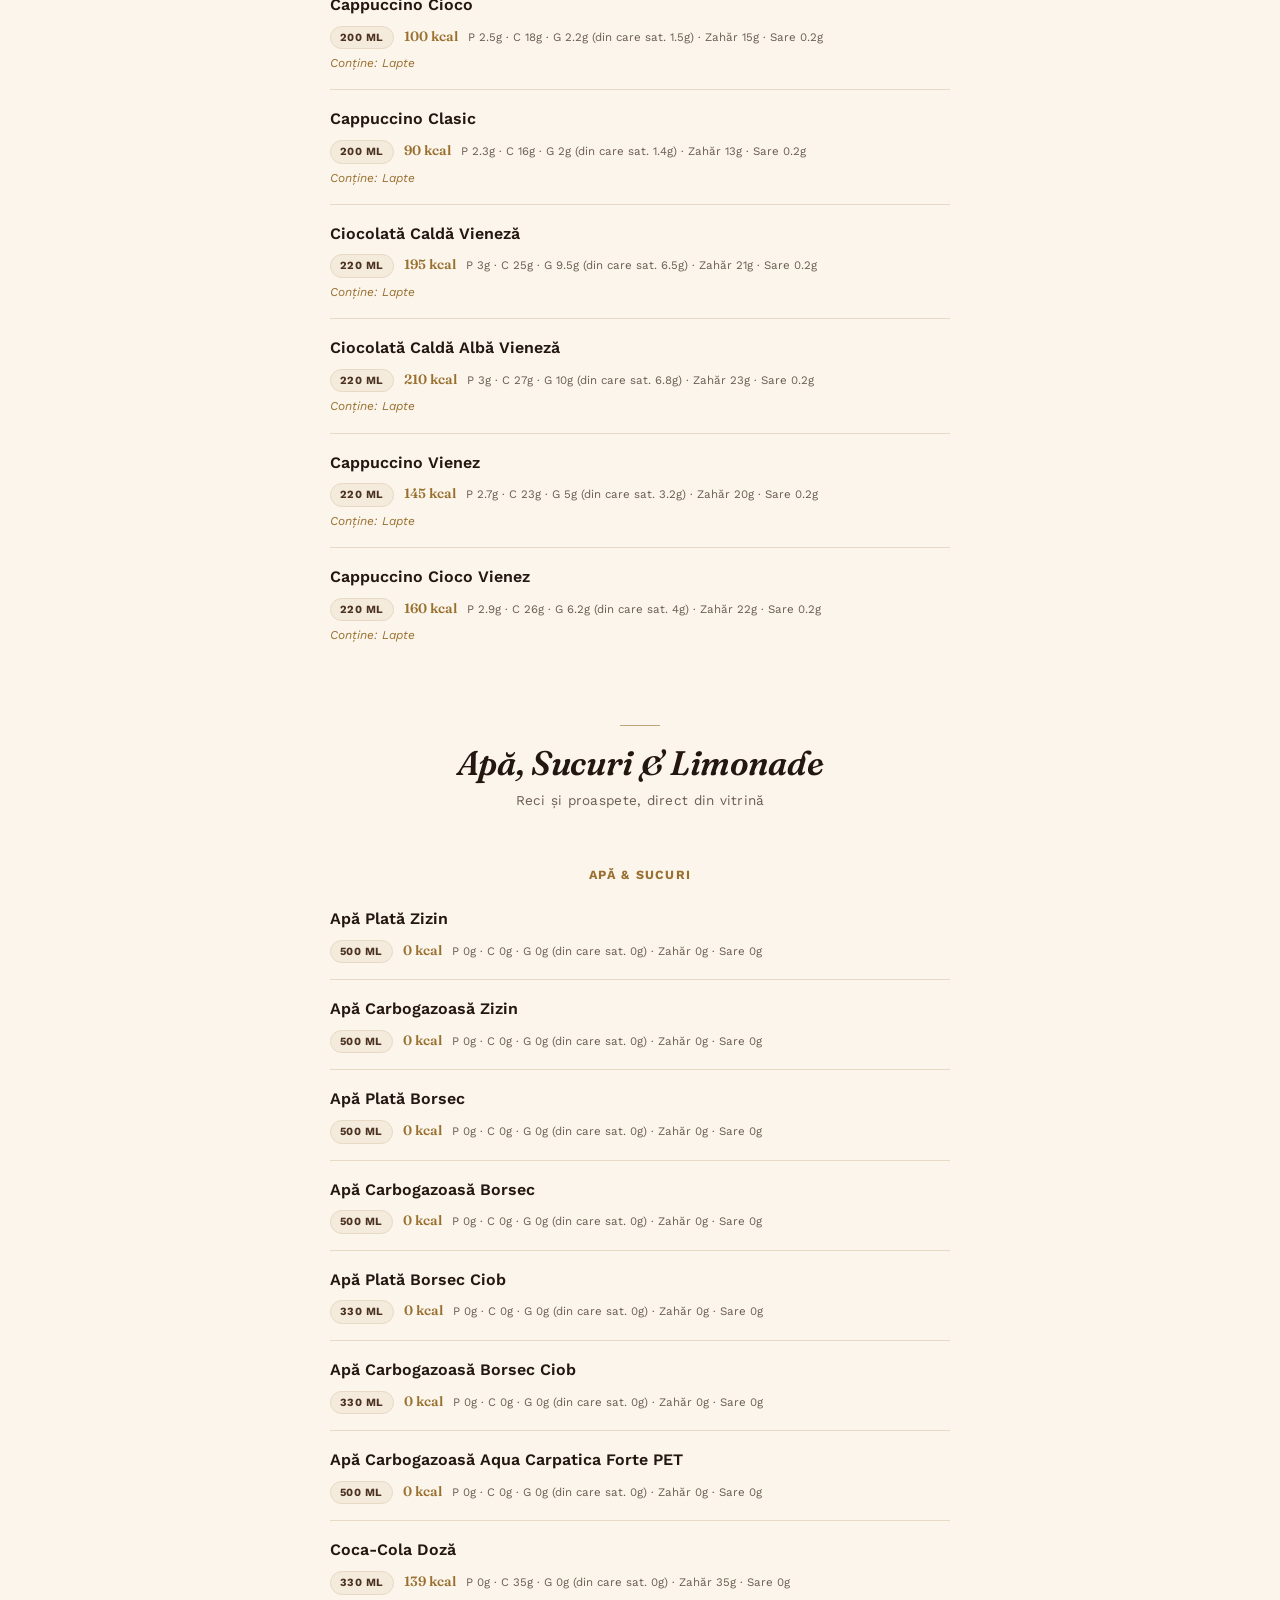
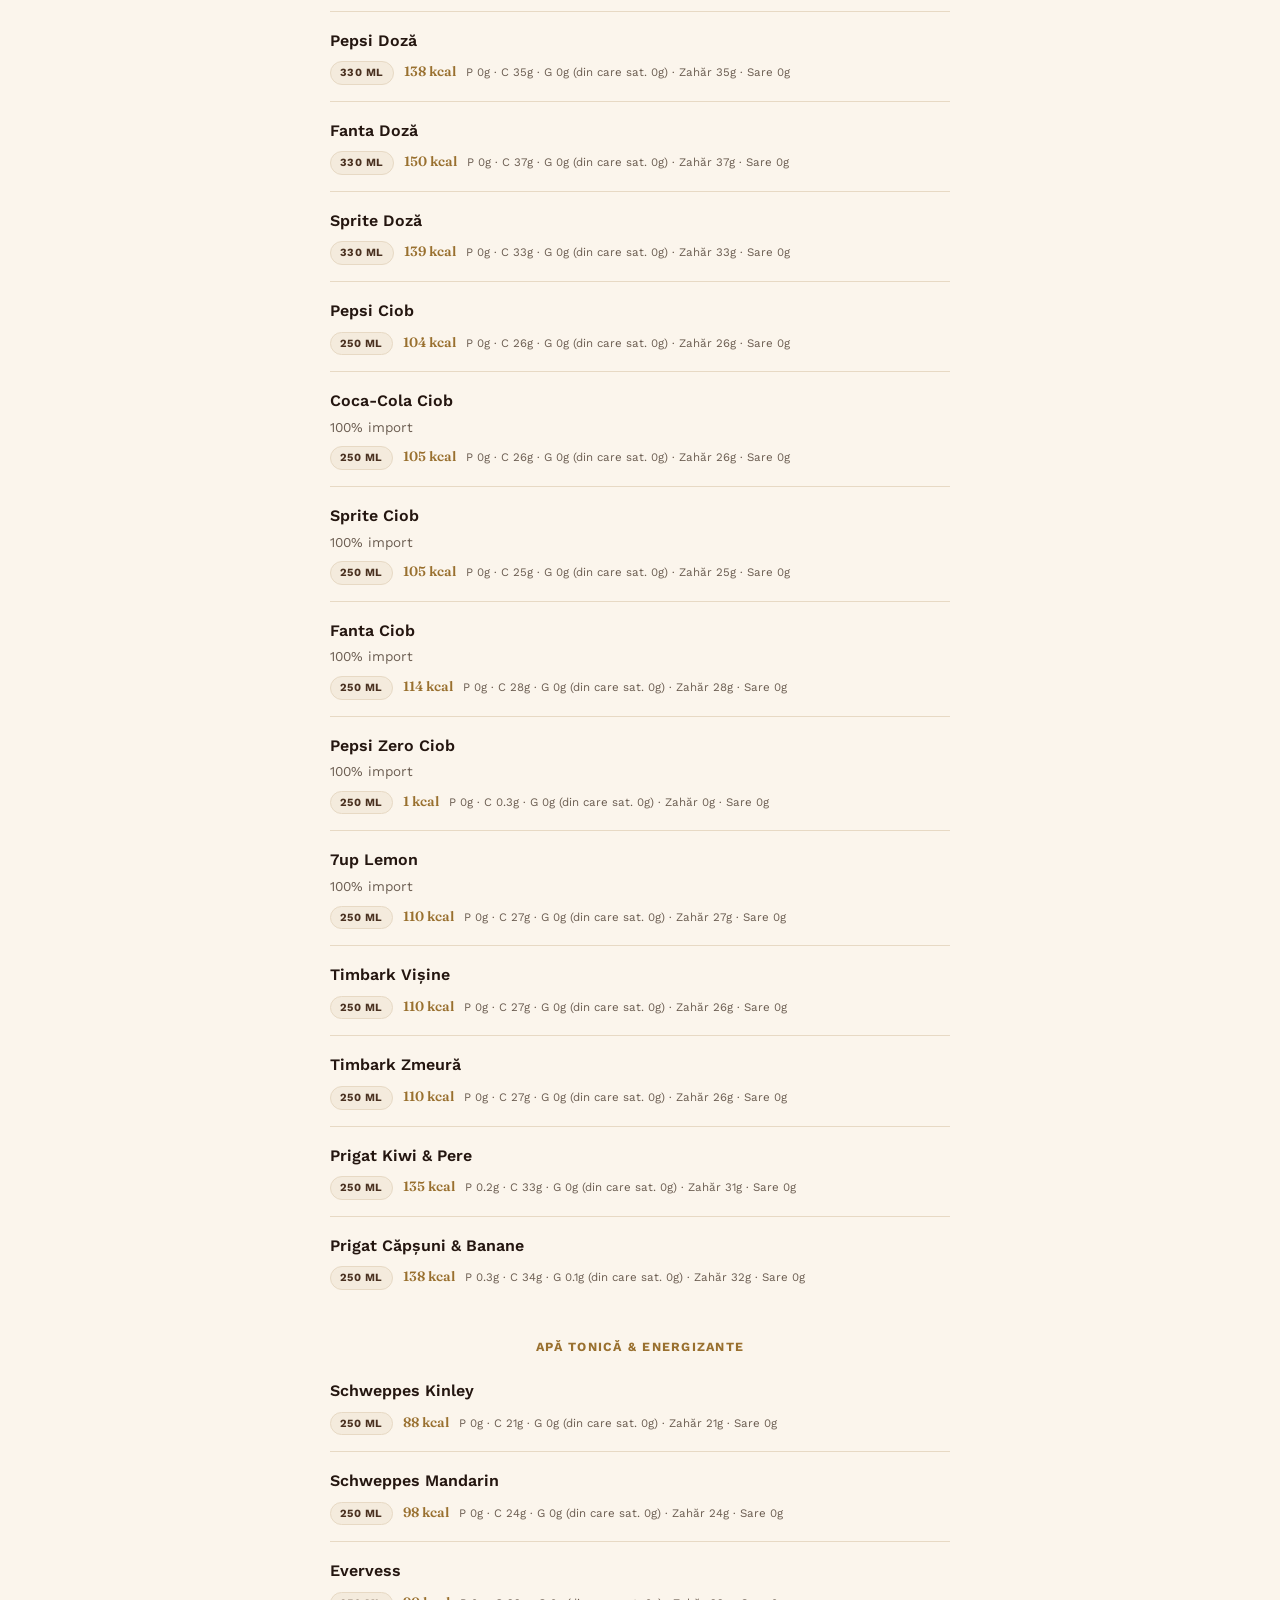
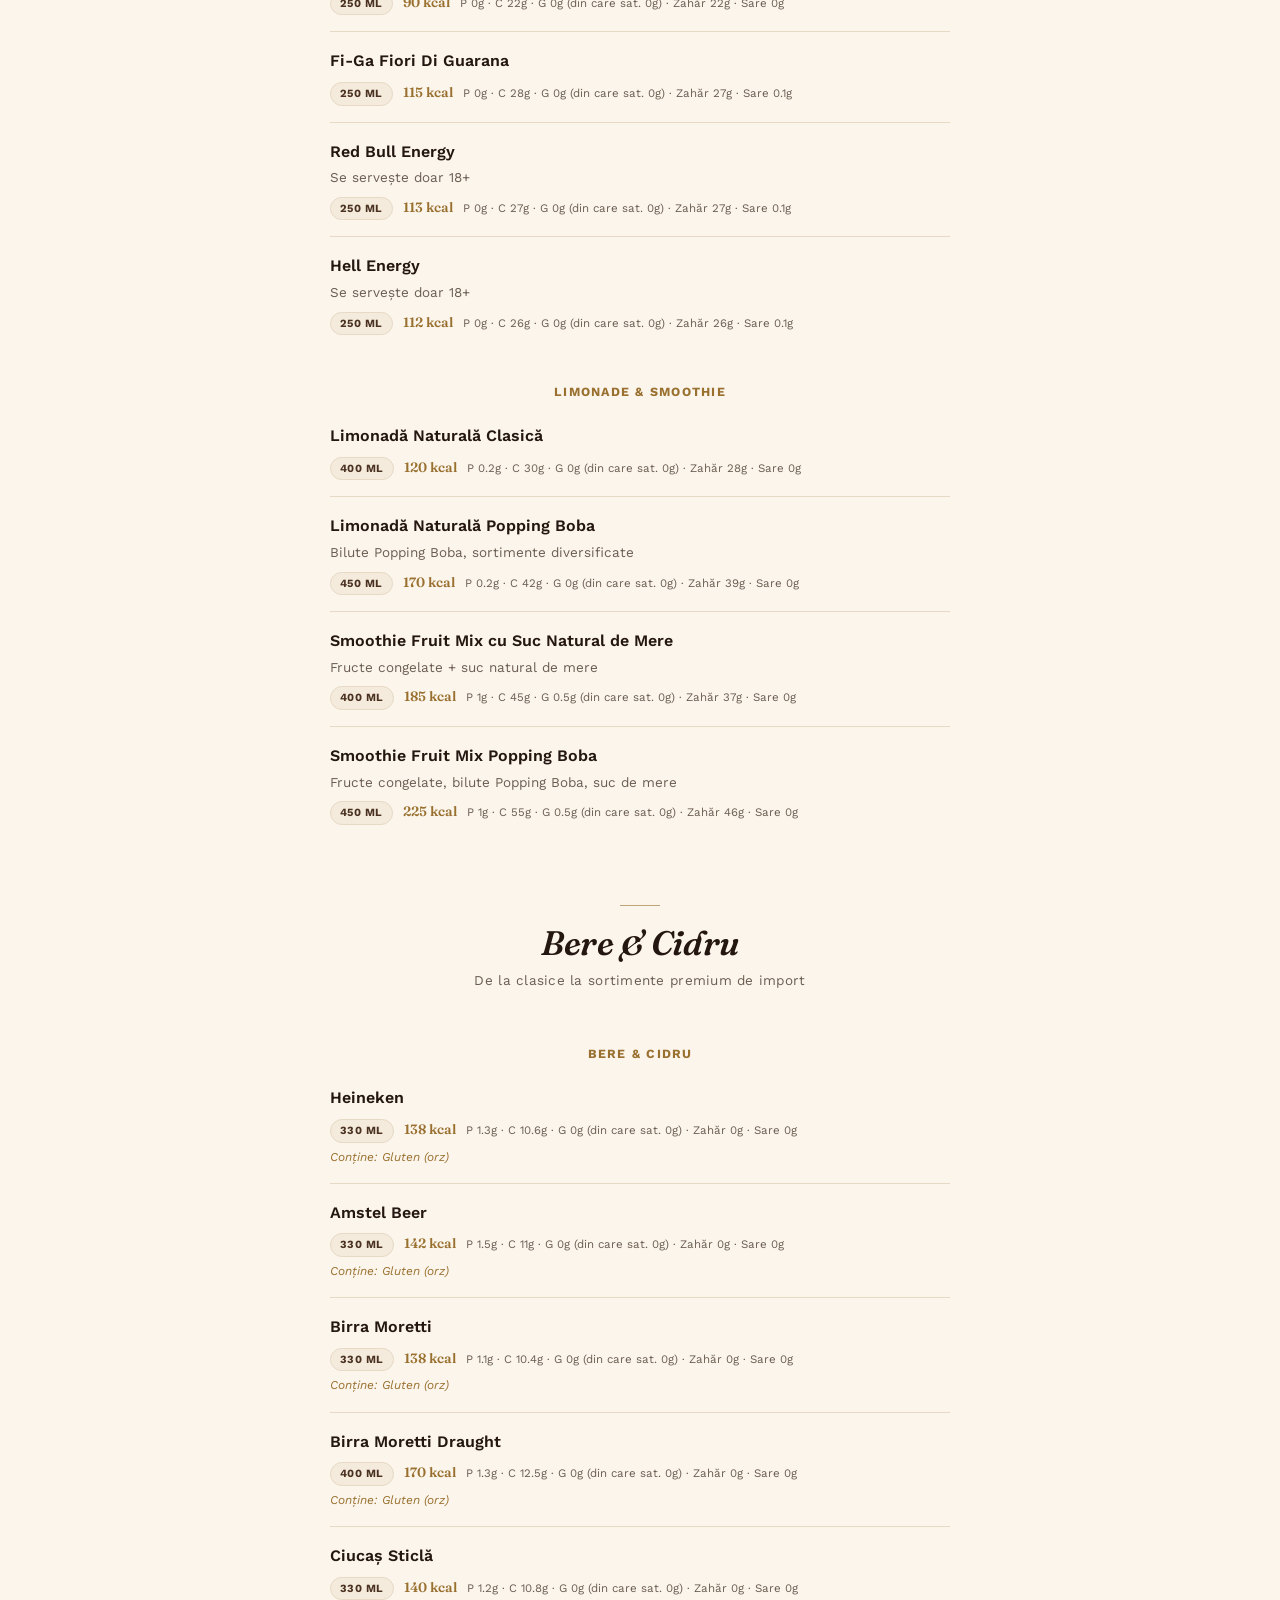
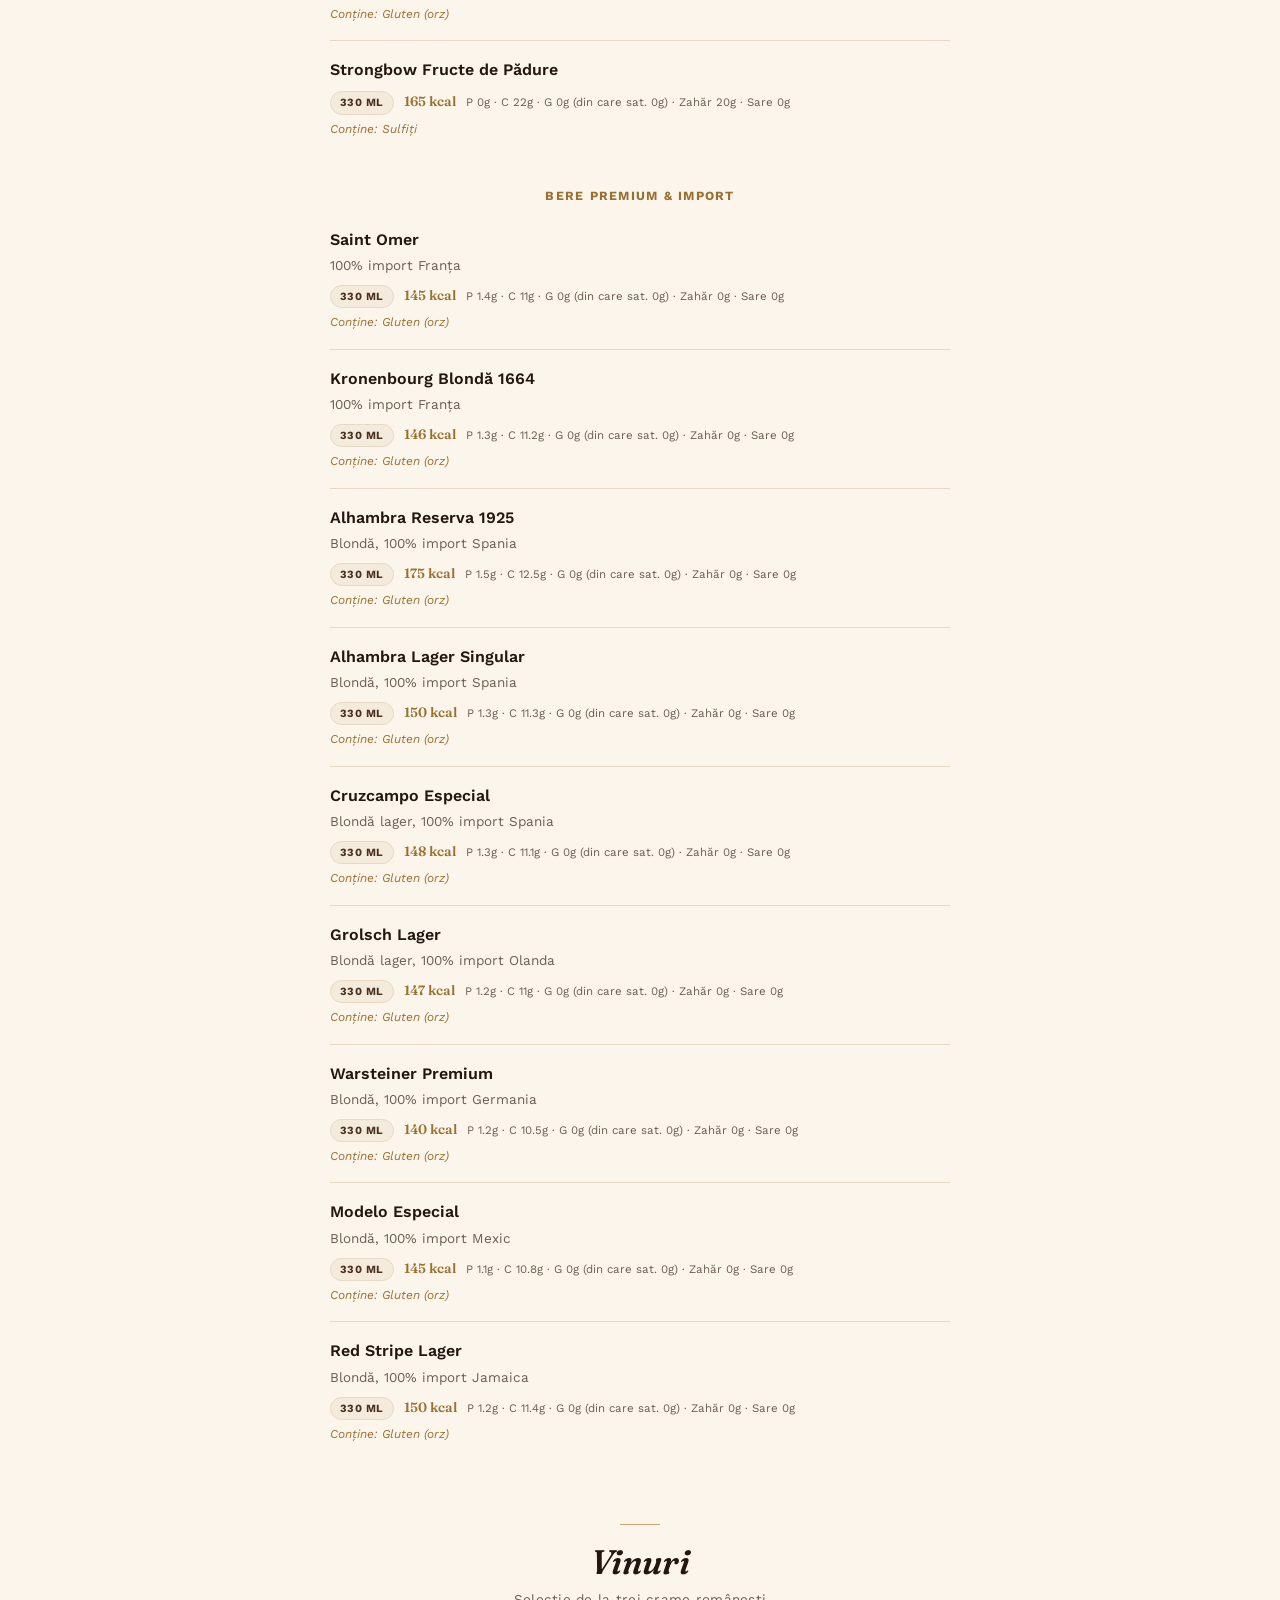
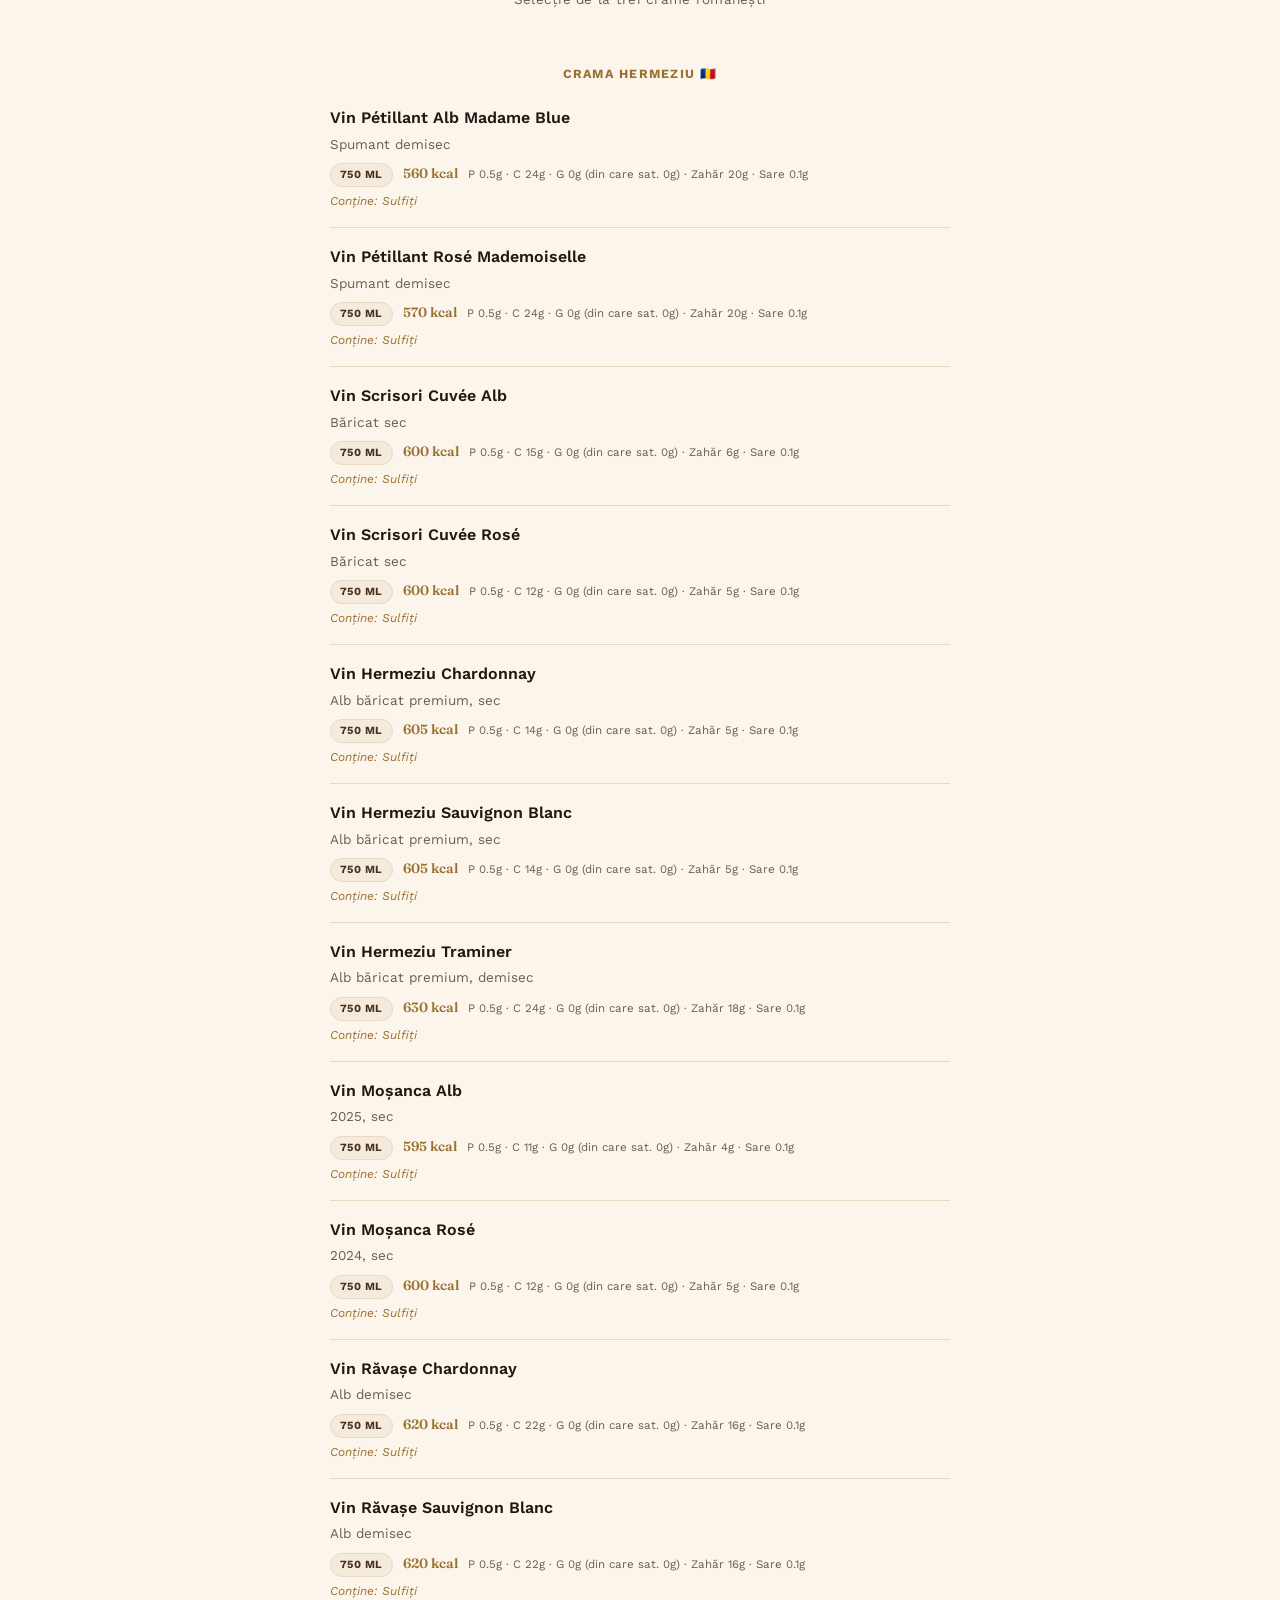
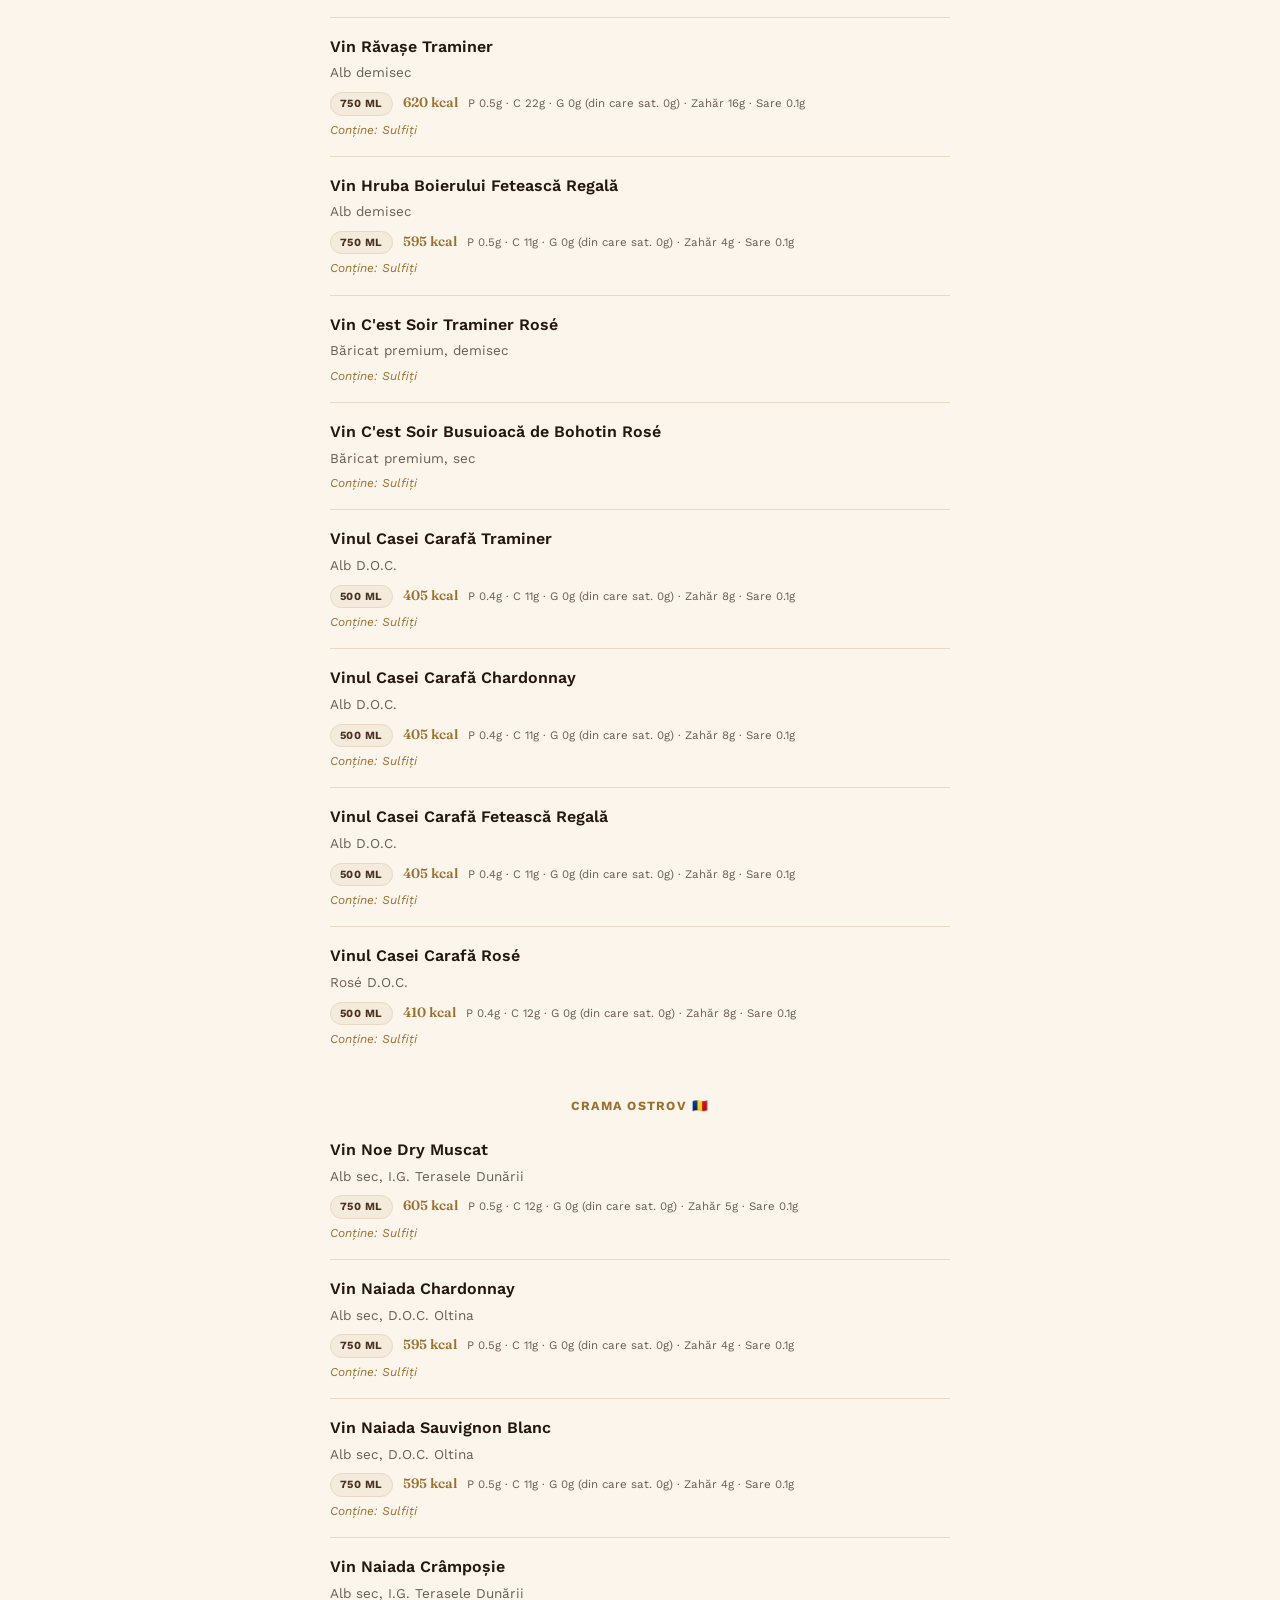
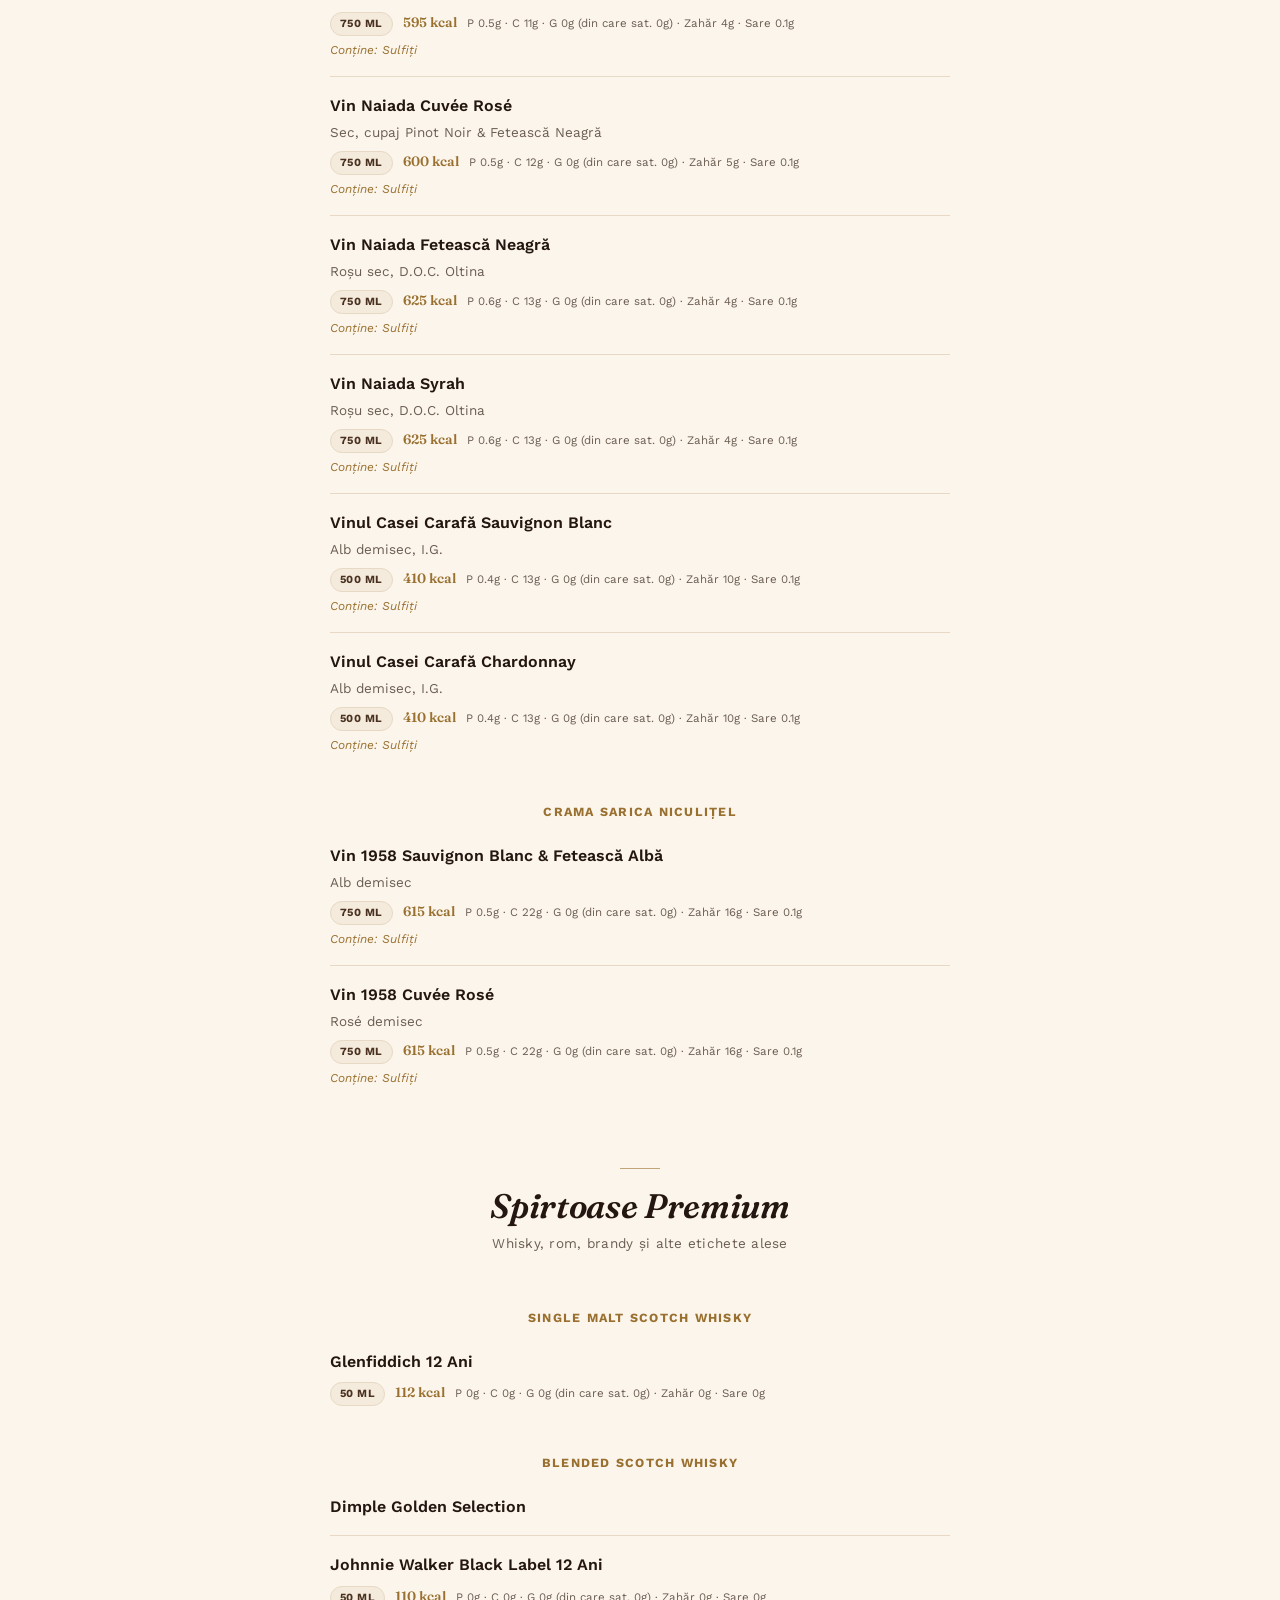
<file: meniu.html>
<!DOCTYPE html>
<html lang="ro">
<head>
<meta charset="UTF-8">
<meta name="viewport" content="width=device-width, initial-scale=1.0">
<title>Meniu — La Melania și Ayan</title>
<meta name="description" content="Meniul complet La Melania și Ayan: cafea Piacetto, vinuri românești, spirtoase premium, cocktailuri, bere și gustări. Videle, Teleorman.">
<link rel="icon" href="images/logo.png">
<link rel="preconnect" href="https://fonts.googleapis.com">
<link rel="preconnect" href="https://fonts.gstatic.com" crossorigin>
<link href="https://fonts.googleapis.com/css2?family=Fraunces:ital,opsz,wght@0,9..144,500;0,9..144,600;1,9..144,500&family=Work+Sans:wght@400;500;600;700&display=swap" rel="stylesheet">
<link rel="stylesheet" href="css/style.css">
</head>
<body>

<div class="nav-wrap">
  <nav class="navbar">
    <a href="index.html" class="nav-logo brand-wordmark">La Melania <span class="amp">&amp;</span> Ayan</a>
    <div class="nav-links">
      <a href="index.html">Acasă</a>
      <a href="despre.html">Povestea Noastră</a>
      <a href="meniu.html">Meniu</a>
      <a href="evenimente.html">Evenimente</a>
      <a href="calculator-bauturi.html">Calculator</a>
      <a href="galerie.html">Galerie</a>
      <a href="contact.html">Contact</a>
    </div>
    <div class="nav-cta">
      <a href="contact.html" class="btn btn-ghost btn-sm">Rezervă o masă</a>
      <button class="nav-burger" aria-label="Meniu"><span></span><span></span><span></span></button>
    </div>
  </nav>
</div>
<div class="mobile-menu">
  <a href="index.html">Acasă</a>
  <a href="despre.html">Povestea Noastră</a>
  <a href="meniu.html">Meniu</a>
  <a href="evenimente.html">Evenimente</a>
  <a href="calculator-bauturi.html">Calculator</a>
  <a href="galerie.html">Galerie</a>
  <a href="contact.html">Contact</a>
  <a href="contact.html" class="btn btn-primary">Rezervă o masă</a>
</div>

<div class="bottom-nav">
  <a href="index.html" class="bottom-nav-item" data-page="index.html">
    <svg viewBox="0 0 24 24" stroke-linecap="round" stroke-linejoin="round"><path d="M3 11l9-7 9 7"/><path d="M5 10v9a1 1 0 0 0 1 1h4v-6h4v6h4a1 1 0 0 0 1-1v-9"/></svg>
    <span>Acasă</span>
  </a>
  <a href="meniu.html" class="bottom-nav-item" data-page="meniu.html">
    <svg viewBox="0 0 24 24" stroke-linecap="round" stroke-linejoin="round"><path d="M4 6h16"/><path d="M4 12h16"/><path d="M4 18h10"/></svg>
    <span>Meniu</span>
  </a>
  <a href="evenimente.html" class="bottom-nav-item" data-page="evenimente.html">
    <svg viewBox="0 0 24 24" stroke-linecap="round" stroke-linejoin="round"><rect x="3.5" y="5" width="17" height="15" rx="2"/><path d="M3.5 9.5h17"/><path d="M8 3v4"/><path d="M16 3v4"/></svg>
    <span>Evenimente</span>
  </a>
  <a href="calculator-bauturi.html" class="bottom-nav-item" data-page="calculator-bauturi.html">
    <svg viewBox="0 0 24 24" stroke-linecap="round" stroke-linejoin="round"><rect x="5" y="3" width="14" height="18" rx="2"/><path d="M8 7h8"/><path d="M8 11h.01"/><path d="M12 11h.01"/><path d="M16 11h.01"/><path d="M8 15h.01"/><path d="M12 15h.01"/><path d="M16 15h.01"/></svg>
    <span>Calculator</span>
  </a>
  <a href="contact.html" class="bottom-nav-item" data-page="contact.html">
    <svg viewBox="0 0 24 24" stroke-linecap="round" stroke-linejoin="round"><path d="M4.5 4h3.2l1.3 4.2-2 1.6a12 12 0 0 0 5.2 5.2l1.6-2 4.2 1.3v3.2a1.5 1.5 0 0 1-1.6 1.5A16 16 0 0 1 3 5.6 1.5 1.5 0 0 1 4.5 4z"/></svg>
    <span>Contact</span>
  </a>
</div>

<header class="page-hero">
  <div class="hero-media"><img src="images/espresso-machine.jpg" alt="Aparat de espresso"></div>
  <div class="container hero-content">
    <span class="eyebrow">Meniu Complet</span>
    <h1 class="hero-title">Ce e pe listă azi.</h1>
    <p class="hero-sub">Cafea italiană, vinuri de la trei crame românești, spirtoase premium și cocktailuri făcute cu grijă.</p>
  </div>
</header>

<section class="section">
  <div class="container">
    <div class="menu-toolbar">
      <div class="pill-tabs" id="menuTabs"></div>
      <div class="menu-search"><input type="text" id="menuSearch" placeholder="Caută în meniu…"></div>
    </div>
    <div id="menuPanel"></div>
    <p style="margin-top:56px;padding-top:28px;border-top:1px solid var(--cream-line);color:var(--ink-soft);font-size:13.5px;">
      * Băuturile energizante și cele alcoolice se servesc exclusiv persoanelor cu vârsta de peste 18 ani. Alergenii afișați sunt
      orientativi, pe baza ingredientelor declarate — te rugăm să anunți chelnerul despre orice alergie sau intoleranță înainte de
      a comanda. Valori nutriționale complete disponibile la cerere, direct la bar.
    </p>
  </div>
</section>

<section class="section--tight section--cream">
  <div class="container" style="display:flex;justify-content:space-between;align-items:center;flex-wrap:wrap;gap:24px;">
    <div>
      <h3 style="font-size:24px;">Ai o comandă specială?</h3>
      <p style="color:var(--ink-soft);margin-top:6px;">Sună-ne sau vino direct — echipa noastră te ajută cu drag.</p>
    </div>
    <a href="tel:+40751778967" class="btn btn-primary">📞 +40 751 778 967</a>
  </div>
</section>

<footer class="site-footer">
  <span class="footer-watermark">La Melania &amp; Ayan</span>
  <div class="container">
    <div class="footer-grid">
      <div>
        <div class="footer-brand"><span class="brand-wordmark">La Melania <span class="amp">&amp;</span> Ayan</span></div>
        <p style="font-size:14.5px;max-width:32ch;">Cafenea, bar de vinuri și bar în inima orașului Videle. Un loc cu un vibe aparte.</p>
      </div>
      <div class="footer-col">
        <h4>Navigare</h4>
        <ul>
          <li><a href="index.html">Acasă</a></li>
          <li><a href="despre.html">Povestea Noastră</a></li>
          <li><a href="meniu.html">Meniu</a></li>
          <li><a href="evenimente.html">Evenimente</a></li>
          <li><a href="calculator-bauturi.html">Calculator</a></li>
          <li><a href="galerie.html">Galerie</a></li>
          <li><a href="contact.html">Contact</a></li>
        </ul>
      </div>
      <div class="footer-col">
        <h4>Program</h4>
        <ul>
          <li>Luni – Duminică</li>
          <li>07:00 – 24:00</li>
        </ul>
      </div>
      <div class="footer-col">
        <h4>Contact</h4>
        <ul>
          <li>Str. Băncii nr. 4, Videle, Teleorman</li>
          <li><a href="tel:+40751778967">+40 751 778 967</a></li>
          <li><a href="mailto:melanysolution2016@yahoo.com">melanysolution2016@yahoo.com</a></li>
        </ul>
      </div>
    </div>
    <div class="footer-bottom">
      <span>© 2026 La Melania și Ayan. Toate drepturile rezervate.</span>
      <span>Made with care in Videle.</span>
    </div>
  </div>
</footer>

<script src="js/menu-data.js"></script>
<script src="js/menu-render.js"></script>
<script src="js/main.js"></script>
</body>
</html>
</file>
<file: css/style.css>
/* ============================================================
   La Melania și Ayan — design tokens + base styles
   ============================================================ */

:root{
  /* -- palette: light cream mixed with warm espresso cocoa -- */
  --cream:        #FBF5EC;
  --cream-soft:   #F4EBDD;
  --cream-line:   #E7D9C4;
  --paper:        #FFFFFF;

  --cocoa-950:    #241610;
  --cocoa-900:    #2E1D14;
  --cocoa-700:    #4A3120;
  --cocoa-500:    #6E4B32;
  --cocoa-300:    #A88562;

  --gold:         #BE8A4A;
  --gold-dark:    #99702F;
  --gold-soft:    #E7C892;

  --ink:          #2A2019;
  --ink-soft:     #6B5D51;

  --shadow-sm:    0 2px 10px rgba(46, 29, 20, 0.08);
  --shadow-md:    0 12px 32px rgba(46, 29, 20, 0.14);
  --shadow-lg:    0 24px 60px rgba(46, 29, 20, 0.22);

  --radius-sm:    10px;
  --radius-md:    18px;
  --radius-lg:    28px;
  --radius-pill:  999px;

  --font-display: "Fraunces", "Iowan Old Style", Georgia, serif;
  --font-body:    "Work Sans", "Segoe UI", sans-serif;

  --container:    1180px;
}

*, *::before, *::after{ box-sizing: border-box; }
html{ scroll-behavior: auto; }
body{
  margin:0;
  background: var(--cream);
  color: var(--ink);
  font-family: var(--font-body);
  font-size: 16px;
  line-height: 1.6;
  -webkit-font-smoothing: antialiased;
  overflow-x: hidden;
}
img{ max-width:100%; display:block; }
a{ color: inherit; text-decoration: none; }
ul{ list-style:none; margin:0; padding:0; }
h1,h2,h3,h4{
  font-family: var(--font-display);
  font-weight: 600;
  color: var(--cocoa-950);
  line-height: 1.12;
  margin: 0;
  letter-spacing: -0.01em;
}
p{ margin:0; }
button{ font-family: inherit; cursor:pointer; }

.container{
  width:100%;
  max-width: var(--container);
  margin-inline:auto;
  padding-inline: clamp(20px, 5vw, 48px);
}

.eyebrow{
  display:inline-flex;
  align-items:center;
  gap:10px;
  font-family: var(--font-body);
  font-size: 12.5px;
  font-weight: 600;
  letter-spacing: 0.22em;
  text-transform: uppercase;
  color: var(--gold-dark);
}
.eyebrow::before{
  content:"";
  width: 26px; height:1px;
  background: var(--gold-dark);
  display:inline-block;
}

.section{ padding: clamp(64px, 10vw, 120px) 0; }
.section--tight{ padding: clamp(40px, 6vw, 72px) 0; }
.section--cream{ background: var(--cream-soft); }
.section--dark{ background: var(--cocoa-950); color: var(--cream-soft); }
.section--dark h1, .section--dark h2, .section--dark h3{ color: var(--paper); }
.section--dark .eyebrow{ color: var(--gold-soft); }
.section--dark .eyebrow::before{ background: var(--gold-soft); }

.section-head{
  max-width: 640px;
  margin-bottom: clamp(32px, 5vw, 56px);
}
.section-head.center{ margin-inline:auto; text-align:center; }
.section-head h2{ font-size: clamp(30px, 4vw, 46px); margin-top:14px; }
.section-head p{ margin-top:16px; color: var(--ink-soft); font-size:17px; }
.section--dark .section-head p{ color: #D9C9B6; }

/* ---------------- buttons ---------------- */
.btn{
  display:inline-flex;
  align-items:center;
  justify-content:center;
  gap:8px;
  padding: 14px 28px;
  border-radius: var(--radius-pill);
  font-size: 14px;
  font-weight: 600;
  letter-spacing: 0.03em;
  border: 1px solid transparent;
  transition: transform .25s ease, box-shadow .25s ease, background .25s ease, color .25s ease, border-color .25s ease;
  white-space: nowrap;
}
.btn-primary{
  background: linear-gradient(135deg, var(--gold) 0%, var(--gold-dark) 100%);
  color: #fff;
  box-shadow: var(--shadow-sm);
}
.btn-primary:hover{ transform: translateY(-2px); box-shadow: var(--shadow-md); }
.btn-ghost{
  background: transparent;
  color: var(--cocoa-950);
  border-color: var(--cocoa-300);
}
.btn-ghost:hover{ background: var(--cocoa-950); color:#fff; border-color: var(--cocoa-950); }
.section--dark .btn-ghost{ color:#fff; border-color: rgba(255,255,255,.35); }
.section--dark .btn-ghost:hover{ background:#fff; color: var(--cocoa-950); }
.btn-sm{ padding: 10px 20px; font-size: 13px; }

/* ---------------- navbar (floating pill, sticky) ---------------- */
.nav-wrap{
  position: sticky;
  top: clamp(10px, 2vw, 20px);
  z-index: 100;
  padding-inline: clamp(14px, 4vw, 32px);
  display:flex;
  justify-content:center;
  pointer-events:none;
}
.navbar{
  pointer-events:all;
  width:100%;
  max-width: 1100px;
  display:flex;
  align-items:center;
  justify-content:space-between;
  gap: 18px;
  background: rgba(255,255,255,0.82);
  backdrop-filter: blur(14px) saturate(160%);
  -webkit-backdrop-filter: blur(14px) saturate(160%);
  border: 1px solid rgba(46,29,20,0.06);
  border-radius: var(--radius-pill);
  padding: 10px 12px 10px 20px;
  box-shadow: var(--shadow-sm);
  transition: box-shadow .3s ease, padding .3s ease, background .3s ease;
}
.navbar.is-scrolled{
  box-shadow: var(--shadow-md);
  background: rgba(255,255,255,0.94);
}
.brand-wordmark{
  font-family: var(--font-display);
  font-style: italic;
  font-weight: 600;
  letter-spacing: 0.01em;
  white-space: nowrap;
}
.brand-wordmark .amp{
  font-style: normal;
  color: var(--gold-dark);
  margin: 0 .06em;
  font-weight: 500;
}
.nav-logo{
  display:flex; align-items:center;
  font-size: 21px;
  color: var(--cocoa-950);
}
.nav-logo .amp{ color: var(--gold-dark); }
.nav-links{
  display:flex;
  align-items:center;
  gap: clamp(14px, 2vw, 30px);
}
.nav-links a{
  font-size: 14px;
  font-weight: 500;
  color: var(--ink-soft);
  position:relative;
  padding: 6px 2px;
  transition: color .2s ease;
}
.nav-links a::after{
  content:"";
  position:absolute; left:0; right:100%; bottom:0;
  height:2px; background: var(--gold);
  transition: right .25s ease;
}
.nav-links a:hover, .nav-links a.active{ color: var(--cocoa-950); }
.nav-links a:hover::after, .nav-links a.active::after{ right:0; }
.nav-cta{ display:flex; align-items:center; gap:10px; }
.nav-burger{
  display:none;
  width:40px; height:40px;
  border-radius:50%;
  border:1px solid var(--cream-line);
  background:#fff;
  align-items:center; justify-content:center;
  flex-direction:column; gap:4px;
}
.nav-burger span{ width:16px; height:2px; background: var(--cocoa-950); display:block; transition: all .25s ease; }
.nav-burger.is-open span:nth-child(1){ transform: translateY(6px) rotate(45deg); }
.nav-burger.is-open span:nth-child(2){ opacity:0; }
.nav-burger.is-open span:nth-child(3){ transform: translateY(-6px) rotate(-45deg); }

.mobile-menu{
  position: fixed;
  inset: 88px 14px auto 14px;
  background: var(--paper);
  border-radius: var(--radius-md);
  box-shadow: var(--shadow-lg);
  padding: 18px;
  display:flex;
  flex-direction:column;
  gap: 4px;
  transform: translateY(-12px);
  opacity:0;
  pointer-events:none;
  transition: all .28s ease;
  z-index: 99;
}
.mobile-menu.is-open{ transform: translateY(0); opacity:1; pointer-events:all; }
.mobile-menu a{
  padding: 13px 10px;
  font-size: 16px;
  font-weight: 500;
  border-bottom: 1px solid var(--cream-soft);
}
.mobile-menu .btn{ margin-top:10px; }

@media (max-width: 860px){
  .nav-links{ display:none; }
  .nav-burger{ display:flex; }
  .nav-cta .btn-ghost{ display:none; }
}

/* ---------------- mobile bottom nav bar ---------------- */
.bottom-nav{
  display:none;
}
@media (max-width: 860px){
  .bottom-nav{
    display:flex;
    position: fixed;
    left:0; right:0; bottom:0;
    z-index: 90;
    background: rgba(255,255,255,0.96);
    backdrop-filter: blur(14px) saturate(160%);
    -webkit-backdrop-filter: blur(14px) saturate(160%);
    border-top: 1px solid var(--cream-line);
    box-shadow: 0 -6px 24px rgba(46,29,20,0.08);
    padding: 8px 4px calc(8px + env(safe-area-inset-bottom));
    justify-content: space-between;
  }
  body{ padding-bottom: calc(64px + env(safe-area-inset-bottom)); }
}
.bottom-nav-item{
  flex:1;
  display:flex;
  flex-direction:column;
  align-items:center;
  gap:3px;
  padding: 4px 2px;
  color: var(--ink-soft);
  font-size: 10.5px;
  font-weight:600;
  letter-spacing:.01em;
}
.bottom-nav-item svg{ width:20px; height:20px; stroke: currentColor; fill:none; stroke-width:1.8; }
.bottom-nav-item.active{ color: var(--gold-dark); }
.bottom-nav-item.active svg{ stroke: var(--gold-dark); }

/* ---------------- hero ---------------- */
.hero{
  position:relative;
  min-height: 88vh;
  overflow:hidden;
}
.hero-media{
  position:absolute; inset:0;
  z-index:0;
}
.hero-media img, .hero-media video{
  width:100%; height:100%; object-fit:cover;
  filter: saturate(1.05) contrast(1.03);
}
.hero-media .hero-bg-video-desktop{ display:none; }
.hero-media .hero-bg-video-mobile{ display:block; }
@media (min-width: 769px){
  .hero-media .hero-bg-video-desktop{ display:block; }
  .hero-media .hero-bg-video-mobile{ display:none; }
}
.hero-media::after{
  content:"";
  position:absolute; inset:0;
  background: linear-gradient(180deg, rgba(36,22,16,.35) 0%, rgba(36,22,16,.35) 30%, rgba(30,18,12,.88) 100%);
}
.hero-content{
  position:absolute; z-index:1;
  left:0; right:0; bottom:0;
  width:100%;
  padding-bottom: clamp(48px, 7vw, 88px);
  color:#fff;
}
.hero-content .eyebrow{ color: var(--gold-soft); }
.hero-content .eyebrow::before{ background: var(--gold-soft); }
.hero-title{
  color: #fff;
  font-size: clamp(46px, 8vw, 92px);
  margin-top: 18px;
  max-width: 16ch;
}
.hero-title em{ font-style: italic; color: var(--gold-soft); }
.hero-sub{
  margin-top: 20px;
  max-width: 46ch;
  font-size: clamp(16px, 1.6vw, 19px);
  color: #EDE0D0;
}
.hero-actions{
  margin-top: 34px;
  display:flex; flex-wrap:wrap; gap:14px; align-items:center;
}
.hero-meta{
  margin-top: 46px;
  display:flex; flex-wrap:wrap; gap: clamp(20px,4vw,48px);
  padding-top: 24px;
  border-top: 1px solid rgba(255,255,255,.18);
}
.hero-meta div{ font-size:13px; color:#D9C9B6; }
.hero-meta strong{ display:block; font-family: var(--font-display); font-size:16px; color:#fff; margin-bottom:2px; font-weight:600; }

.page-hero{
  position:relative;
  min-height: 46vh;
  overflow:hidden;
}
.page-hero .hero-media img{ filter: saturate(1.02) contrast(1.02) brightness(.92); }
.page-hero .hero-content{ padding-bottom: clamp(40px,6vw,64px); }
.page-hero .hero-title{ font-size: clamp(38px, 6vw, 62px); }

/* ---------------- marquee ticker ---------------- */
.marquee{
  background: var(--cocoa-950);
  color: var(--gold-soft);
  overflow:hidden;
  white-space:nowrap;
  padding: 16px 0;
  border-bottom: 1px solid rgba(255,255,255,.08);
}
.marquee-track{
  display:inline-flex;
  animation: marquee-scroll 32s linear infinite;
}
.marquee-track span{
  display:inline-flex;
  align-items:center;
  font-family: var(--font-body);
  font-size: 13px;
  font-weight:600;
  letter-spacing: 0.18em;
  text-transform:uppercase;
  padding: 0 28px;
}
.marquee-track span::after{
  content:"✦";
  margin-left: 28px;
  color: var(--gold);
  font-size:11px;
}
@keyframes marquee-scroll{
  from{ transform: translateX(0); }
  to{ transform: translateX(-50%); }
}
@media (prefers-reduced-motion: reduce){
  .marquee-track{ animation: none; }
}

/* ---------------- counter stats ---------------- */
.counter-row{
  display:flex;
  flex-wrap:wrap;
  gap: clamp(28px, 5vw, 64px);
  margin-top: 40px;
  padding-top: 32px;
  border-top: 1px solid var(--cream-line);
}
.counter-item strong{
  display:block;
  font-family: var(--font-display);
  font-size: clamp(34px, 4vw, 46px);
  font-weight:600;
  color: var(--gold-dark);
  line-height:1;
}
.counter-item span{
  display:block;
  margin-top:8px;
  font-size: 13px;
  color: var(--ink-soft);
  letter-spacing:.03em;
}

/* ---------------- reusable responsive grids ---------------- */
.grid-split{
  display:grid;
  grid-template-columns: 1fr 1fr;
  gap: 64px;
  align-items:center;
}
.grid-split.uneven{ grid-template-columns: 1.1fr .9fr; align-items:start; }
@media (max-width: 860px){
  .grid-split, .grid-split.uneven{ grid-template-columns: 1fr; gap: 36px; }
}

.menu-highlight-grid{
  display:grid;
  grid-template-columns: repeat(4, 1fr);
  gap: 22px;
}
.menu-highlight-card{
  background: var(--paper);
  border-radius: var(--radius-md);
  overflow:hidden;
  box-shadow: var(--shadow-sm);
  padding: 26px 22px;
  min-width:0;
}
.menu-highlight-card h3{ font-size:18px; margin-top:14px; overflow-wrap:break-word; }
.menu-highlight-card p{ color:var(--ink-soft); font-size:14px; margin-top:6px; }
.menu-highlight-card .price{ margin-top:16px; font-family:var(--font-display); color:var(--gold-dark); font-size:19px; font-weight:600; }
@media (max-width: 980px){
  .menu-highlight-grid{ grid-template-columns: repeat(2, 1fr); }
}
@media (max-width: 560px){
  .menu-highlight-grid{ grid-template-columns: 1fr; }
}

.gallery-teaser-grid{
  display:grid;
  grid-template-columns: 1.3fr 1fr 1fr;
  gap: 18px;
}
.gallery-teaser-grid a{ border-radius: var(--radius-md); overflow:hidden; display:block; }
.gallery-teaser-grid a img{ width:100%; height:100%; object-fit:cover; }
.gallery-teaser-grid .span-2-rows{ grid-row: span 2; }
.gallery-teaser-grid .span-2-cols{ grid-column: span 2; }
@media (max-width: 860px){
  .gallery-teaser-grid{ grid-template-columns: 1fr 1fr; }
  .gallery-teaser-grid .span-2-rows{ grid-row: auto; }
}
@media (max-width: 560px){
  .gallery-teaser-grid{ grid-template-columns: 1fr; }
  .gallery-teaser-grid .span-2-cols{ grid-column: auto; }
}

.principii-grid{
  display:grid;
  grid-template-columns: repeat(3, 1fr);
  gap:0;
  border-top:1px solid var(--cream-line);
}
.principii-grid > div{ padding: 34px 32px; border-right:1px solid var(--cream-line); }
.principii-grid > div:first-child{ padding-left:0; }
.principii-grid > div:last-child{ padding-right:0; border-right:0; }
@media (max-width: 720px){
  .principii-grid{ grid-template-columns: 1fr; }
  .principii-grid > div{ padding: 26px 0 !important; border-right:0 !important; border-bottom:1px solid var(--cream-line); }
  .principii-grid > div:last-child{ border-bottom:0; }
}

/* ---------------- footer brand watermark ---------------- */
.site-footer{ position:relative; overflow:hidden; }
.footer-watermark{
  position:absolute;
  right: clamp(-20px, -2vw, 10px);
  bottom: clamp(-30px, -3vw, -10px);
  z-index:0;
  pointer-events:none;
  font-family: var(--font-display);
  font-size: clamp(60px, 14vw, 200px);
  font-weight:600;
  letter-spacing: 0.02em;
  color: rgba(255,255,255,0.045);
  white-space:nowrap;
  line-height:1;
  user-select:none;
}
.site-footer .container{ position:relative; z-index:1; }

/* ---------------- feature cards (image-backed) ---------------- */
.feature-grid{
  display:grid;
  grid-template-columns: repeat(3, 1fr);
  gap: 24px;
}
.feature-card{
  position:relative;
  border-radius: var(--radius-lg);
  overflow:hidden;
  aspect-ratio: 3/4;
  isolation:isolate;
}
.feature-card img{
  position:absolute; inset:0;
  width:100%; height:100%; object-fit:cover;
  transition: transform .6s ease;
  z-index:-2;
}
.feature-card::after{
  content:"";
  position:absolute; inset:0;
  background: linear-gradient(180deg, rgba(36,22,16,0) 30%, rgba(24,14,9,.92) 100%);
  z-index:-1;
}
.feature-card:hover img{ transform: scale(1.07); }
.feature-card-body{
  position:absolute; left:0; right:0; bottom:0;
  padding: 26px 24px;
  color:#fff;
}
.feature-card-num{
  font-family: var(--font-display);
  font-size:13px;
  color: var(--gold-soft);
  letter-spacing:.14em;
  text-transform:uppercase;
  margin-bottom:10px;
  display:block;
}
.feature-card-body h3{ color:#fff; font-size: 21px; }
.feature-card-body p{ margin-top:8px; font-size:13.5px; color:#E3D3C1; line-height:1.55; }
@media (max-width: 860px){
  .feature-grid{ grid-template-columns:1fr; }
  .feature-card{ aspect-ratio: 4/3; }
}

/* ---------------- filterable gallery ---------------- */
.filter-tabs{
  display:flex; gap:10px; flex-wrap:wrap;
  margin-bottom: 32px;
}

/* ---------------- WhatsApp reservation CTA ---------------- */
.cta-band{
  background: var(--cocoa-950);
  border-radius: var(--radius-lg);
  padding: clamp(36px,5vw,56px);
  display:grid;
  grid-template-columns: 1.2fr 1fr;
  gap: 40px;
  align-items:center;
  color:#fff;
}
.cta-band-info h3{ color:#fff; font-size: clamp(24px,3vw,32px); }
.cta-band-info p{ margin-top:10px; color:#D9C9B6; max-width:44ch; }
.cta-hours{
  display:flex; gap: clamp(16px,3vw,32px); flex-wrap:wrap;
  margin-top:24px;
}
.cta-hours div{ font-size:12.5px; color:#C9B7A2; }
.cta-hours strong{ display:block; font-family:var(--font-display); color:#fff; font-size:15px; margin-bottom:2px; }
.cta-band-actions{ display:flex; flex-direction:column; gap:12px; }
.btn-whatsapp{
  background:#25D366; color:#fff;
}
.btn-whatsapp:hover{ transform: translateY(-2px); box-shadow: var(--shadow-md); }
@media (max-width: 860px){
  .cta-band{ grid-template-columns:1fr; }
}

/* ---------------- cards / grid bits ---------------- */
.pill-tabs{
  display:flex; flex-wrap:nowrap; gap:10px;
  overflow-x:auto;
  scrollbar-width:none;
  -ms-overflow-style:none;
  -webkit-overflow-scrolling:touch;
  padding-bottom:2px;
}
.pill-tabs::-webkit-scrollbar{ display:none; }
.pill-tab{
  flex:0 0 auto;
  padding: 10px 20px;
  border-radius: var(--radius-pill);
  border: 1px solid var(--cream-line);
  background: var(--paper);
  font-family: var(--font-body);
  font-size: 13.5px;
  font-weight: 600;
  letter-spacing: .01em;
  color: var(--cocoa-700);
  white-space: nowrap;
  transition: all .2s ease;
}
.pill-tab:hover{ border-color: var(--gold); color: var(--cocoa-950); }
.pill-tab.is-active{
  background: var(--cocoa-950);
  border-color: var(--cocoa-950);
  color: #fff;
}

.reveal{
  opacity:0;
  transform: translateY(28px);
  transition: opacity .7s ease, transform .7s ease;
}
.reveal.is-visible{ opacity:1; transform:none; }

/* ---------------- footer ---------------- */
.site-footer{
  background: var(--cocoa-950);
  color: #D9C9B6;
  padding: clamp(56px, 8vw, 88px) 0 28px;
}
.footer-grid{
  display:grid;
  grid-template-columns: 1.4fr 1fr 1fr 1.2fr;
  gap: 40px;
  padding-bottom: 40px;
  border-bottom: 1px solid rgba(255,255,255,.12);
}
.footer-brand{ display:flex; align-items:center; margin-bottom:14px; }
.footer-brand span{ font-size:26px; color:#fff; }
.footer-col h4{ color:#fff; font-family: var(--font-body); font-size:13px; letter-spacing:.12em; text-transform:uppercase; margin-bottom:16px; font-weight:600; }
.footer-col li{ margin-bottom:10px; font-size:14.5px; }
.footer-col a:hover{ color:#fff; }
.footer-bottom{
  display:flex; justify-content:space-between; flex-wrap:wrap; gap:10px;
  padding-top: 24px; font-size:13px; color:#a3907c;
}
@media (max-width: 860px){
  .footer-grid{ grid-template-columns: 1fr 1fr; }
}
@media (max-width: 560px){
  .footer-grid{ grid-template-columns: 1fr; }
}

/* ---------------- misc utility ---------------- */
.tag{
  display:inline-block;
  padding: 4px 11px;
  border-radius: var(--radius-pill);
  background: var(--cream-soft);
  border: 1px solid var(--cream-line);
  font-size: 11.5px;
  font-weight: 600;
  color: var(--cocoa-700);
  letter-spacing:.02em;
}
.divider-line{ height:1px; background: var(--cream-line); border:0; margin: 0; }

::selection{ background: var(--gold-soft); color: var(--cocoa-950); }

/* ---------------- menu page ---------------- */
.menu-toolbar{
  display:flex;
  justify-content:space-between;
  align-items:center;
  gap:16px 24px;
  flex-wrap:wrap;
  margin-bottom: 40px;
}
.menu-toolbar .pill-tabs{
  flex: 1 1 100%;
  min-width:0;
  order: 1;
}
.menu-toolbar .menu-search{
  order: 2;
  flex: 1 1 100%;
}
@media (min-width: 860px){
  .menu-toolbar .pill-tabs{ flex: 1 1 auto; order:0; }
  .menu-toolbar .menu-search{ flex: 0 0 auto; order:0; }
}
.menu-search{
  position:relative;
  width: min(320px, 100%);
}
.menu-search input{
  width:100%;
  padding: 12px 18px 12px 42px;
  border-radius: var(--radius-pill);
  border: 1px solid var(--cream-line);
  background: var(--paper);
  font-family: var(--font-body);
  font-size: 14px;
  color: var(--ink);
}
.menu-search input:focus{ outline:2px solid var(--gold-soft); }
.menu-search::before{
  content:"⌕";
  position:absolute; left:16px; top:50%; transform:translateY(-50%);
  color: var(--ink-soft);
  font-size:16px;
}
.menu-group-head{
  text-align:center;
  margin: 64px 0 6px;
  padding-bottom: 22px;
}
.menu-group-head:first-child{ margin-top:0; }
.menu-group-flourish{
  display:block;
  width:40px;
  height:1px;
  background: var(--gold-dark);
  opacity:.6;
  margin: 0 auto 18px;
}
.menu-group-head h2{ font-size: clamp(26px,3vw,34px); font-style: italic; }
.menu-group-sub{ margin-top:8px; font-size:13.5px; color:var(--ink-soft); letter-spacing:.02em; }

.menu-subcat{
  margin-top: 34px;
  max-width: 620px;
  margin-inline:auto;
}
.menu-subcat h3{
  font-family: var(--font-body);
  font-size: 12.5px;
  font-weight:700;
  letter-spacing:.1em;
  text-transform:uppercase;
  color: var(--gold-dark);
  margin-bottom: 4px;
  text-align:center;
}
.menu-subnote{ font-size:13px; color:var(--ink-soft); margin-bottom:14px; font-style:italic; text-align:center; }

.menu-items{ margin-top: 8px; }
.menu-item{
  padding: 16px 0;
  border-bottom: 1px solid var(--cream-line);
}
.menu-item:last-child{ border-bottom:0; }
.menu-item-main{ display:flex; flex-direction:column; }
.menu-item-name{ font-weight:600; font-size:16px; color: var(--cocoa-950); }
.menu-item-desc{ font-size:13.5px; color: var(--ink-soft); margin-top:3px; }
.menu-item-nutrition{
  display:flex;
  flex-wrap:wrap;
  align-items:baseline;
  gap: 4px 10px;
  margin-top:8px;
}
.nutri-portion{
  font-family: var(--font-body);
  font-size:11px;
  font-weight:700;
  letter-spacing:.04em;
  text-transform:uppercase;
  color: var(--cocoa-700);
  background: var(--cream-soft);
  border: 1px solid var(--cream-line);
  border-radius: var(--radius-pill);
  padding: 2px 9px;
}
.nutri-kcal{
  font-family: var(--font-display);
  font-weight:600;
  font-size:13.5px;
  color: var(--gold-dark);
}
.nutri-macros{
  font-size:11.5px;
  color: var(--ink-soft);
}
.menu-item-allergens{
  margin-top:5px;
  font-size:12px;
  font-style:italic;
  color: var(--gold-dark);
}

/* ---------------- gallery ---------------- */
.gallery-grid{
  display:grid;
  grid-template-columns: repeat(3, 1fr);
  gap: 18px;
}
.gallery-item{
  border-radius: var(--radius-md);
  overflow:hidden;
  cursor: zoom-in;
  position:relative;
  aspect-ratio: 4/5;
}
.gallery-item img{ width:100%; height:100%; object-fit:cover; transition: transform .5s ease; }
.gallery-item:hover img{ transform: scale(1.06); }
.gallery-item.tall{ grid-row: span 2; aspect-ratio: unset; }
.gallery-item.wide{ grid-column: span 2; aspect-ratio: 16/9; }
@media (max-width: 860px){
  .gallery-grid{ grid-template-columns: repeat(2,1fr); }
  .gallery-item.wide{ grid-column: span 2; }
}
@media (max-width: 540px){
  .gallery-grid{ grid-template-columns: 1fr; }
  .gallery-item.tall{ grid-row: auto; }
  .gallery-item.wide{ grid-column: auto; }
}

.lightbox{
  position: fixed; inset:0; z-index: 200;
  background: rgba(20,12,8,.92);
  display:flex; align-items:center; justify-content:center;
  opacity:0; pointer-events:none;
  transition: opacity .25s ease;
  padding: 40px;
}
.lightbox.is-open{ opacity:1; pointer-events:all; }
.lightbox img{ max-width:100%; max-height:88vh; border-radius:12px; box-shadow: var(--shadow-lg); }
.lightbox-close{
  position:absolute; top:24px; right:28px;
  width:44px; height:44px; border-radius:50%;
  background:rgba(255,255,255,.12); color:#fff; border:1px solid rgba(255,255,255,.3);
  font-size:20px; display:flex; align-items:center; justify-content:center;
}
.lightbox-nav{
  position:absolute; top:50%; transform:translateY(-50%);
  width:48px; height:48px; border-radius:50%;
  background:rgba(255,255,255,.12); color:#fff; border:1px solid rgba(255,255,255,.3);
  font-size:20px; display:flex; align-items:center; justify-content:center;
}
.lightbox-prev{ left:24px; }
.lightbox-next{ right:24px; }

/* ---------------- featured menu photo grid ---------------- */
.menu-photo-grid{
  display:grid;
  grid-template-columns: repeat(3, 1fr);
  gap: 22px;
}
.menu-photo-card{
  border-radius: var(--radius-md);
  overflow:hidden;
  box-shadow: var(--shadow-sm);
  background: var(--paper);
}
.menu-photo-card .photo{
  aspect-ratio: 4/3;
  overflow:hidden;
}
.menu-photo-card .photo img{ width:100%; height:100%; object-fit:cover; transition: transform .5s ease; }
.menu-photo-card:hover .photo img{ transform: scale(1.06); }
.menu-photo-card .caption{
  padding: 18px 20px 20px;
}
.menu-photo-card .caption h3{ font-size:17px; }
.menu-photo-card .caption p{ margin-top:5px; font-size:13.5px; color:var(--ink-soft); }
.menu-photo-card .caption .price{ margin-top:12px; font-family:var(--font-display); color:var(--gold-dark); font-weight:600; font-size:17px; }
@media (max-width: 980px){
  .menu-photo-grid{ grid-template-columns: repeat(2, 1fr); }
}
@media (max-width: 560px){
  .menu-photo-grid{ grid-template-columns: 1fr; }
}

/* ---------------- events ---------------- */
.event-types-grid{
  display:grid;
  grid-template-columns: repeat(4, 1fr);
  gap: 22px;
}
.event-type-card{
  background: var(--paper);
  border-radius: var(--radius-md);
  padding: 30px 24px;
  box-shadow: var(--shadow-sm);
  text-align:center;
  transition: transform .25s ease, box-shadow .25s ease;
}
.event-type-card:hover{ transform: translateY(-4px); box-shadow: var(--shadow-md); }
.event-type-card .ico{ font-size:28px; }
.event-type-card h3{ font-size:17px; margin-top:14px; }
.event-type-card p{ margin-top:8px; font-size:13.5px; color:var(--ink-soft); }
@media (max-width: 980px){
  .event-types-grid{ grid-template-columns: repeat(2, 1fr); }
}
@media (max-width: 560px){
  .event-types-grid{ grid-template-columns: 1fr; }
}

.supply-list{
  display:grid;
  grid-template-columns: repeat(3, 1fr);
  gap: 0;
  border-top:1px solid var(--cream-line);
}
.supply-list > div{ padding: 26px 28px; border-right:1px solid var(--cream-line); }
.supply-list > div:first-child{ padding-left:0; }
.supply-list > div:last-child{ padding-right:0; border-right:0; }
.supply-list h4{ font-family:var(--font-display); font-size:18px; color:var(--cocoa-950); }
.supply-list p{ margin-top:8px; font-size:14px; color:var(--ink-soft); }
@media (max-width: 860px){
  .supply-list{ grid-template-columns: 1fr; }
  .supply-list > div{ padding: 22px 0 !important; border-right:0 !important; border-bottom:1px solid var(--cream-line); }
  .supply-list > div:last-child{ border-bottom:0; }
}

/* ---------------- events drinks catalog ---------------- */
.drinks-category{
  display:grid;
  grid-template-columns: 320px 1fr;
  gap: 32px;
  align-items:start;
  padding: 36px 0;
  border-bottom: 1px solid var(--cream-line);
}
.drinks-category:first-of-type{ padding-top:0; }
.drinks-category-media{
  border-radius: var(--radius-md);
  overflow:hidden;
  aspect-ratio: 4/3;
  box-shadow: var(--shadow-sm);
}
.drinks-category-media img{ width:100%; height:100%; object-fit:cover; }
.drinks-category-body h3{ font-size: clamp(20px,2.4vw,26px); margin-top:10px; }
.drinks-list{
  margin-top:18px;
  display:grid;
  grid-template-columns: 1fr 1fr;
  gap: 6px 28px;
}
.drinks-list li{
  font-size: 14.5px;
  color: var(--ink-soft);
  padding: 7px 0;
  border-bottom: 1px dashed var(--cream-line);
}
@media (max-width: 860px){
  .drinks-category{ grid-template-columns: 1fr; }
  .drinks-category-media{ aspect-ratio: 16/9; }
}
@media (max-width: 560px){
  .drinks-list{ grid-template-columns: 1fr; }
}

/* ---------------- drink calculator ---------------- */
.calc-card{
  background: var(--paper);
  border-radius: var(--radius-lg);
  box-shadow: var(--shadow-md);
  padding: clamp(28px, 4vw, 48px);
  display:grid;
  grid-template-columns: 1fr 1fr;
  gap: clamp(28px, 4vw, 56px);
}
.calc-field{ margin-bottom: 22px; }
.calc-field label{
  display:flex; justify-content:space-between; align-items:baseline;
  font-size:13.5px; font-weight:600; color:var(--cocoa-950); margin-bottom:10px;
}
.calc-field label span{ font-family:var(--font-display); color:var(--gold-dark); font-weight:600; font-size:15px; }
.calc-field input[type="number"]{
  width:100%;
  padding: 12px 16px;
  border-radius: var(--radius-sm);
  border: 1px solid var(--cream-line);
  background: var(--cream);
  font-family: var(--font-body);
  font-size: 16px;
  color: var(--ink);
}
.calc-field input[type="number"]:focus{ outline:2px solid var(--gold-soft); background:#fff; }

.calc-slider-group{ margin-top: 28px; }
.calc-slider-group > p{ font-size:13px; color:var(--ink-soft); margin-bottom:16px; }
.calc-slider-row{ margin-bottom:18px; }
.calc-slider-row label{
  display:flex; justify-content:space-between;
  font-size:13.5px; font-weight:600; color:var(--cocoa-950); margin-bottom:8px;
}
.calc-slider-row label span{ color: var(--gold-dark); font-family:var(--font-display); }
.calc-slider-row input[type="range"]{
  width:100%;
  accent-color: var(--gold-dark);
  height:4px;
}

.calc-results{
  background: var(--cream-soft);
  border-radius: var(--radius-md);
  padding: 28px 24px;
  display:flex;
  flex-direction:column;
  justify-content:center;
}
.calc-results h4{ font-size:13px; text-transform:uppercase; letter-spacing:.1em; color:var(--gold-dark); text-align:center; margin-bottom:20px; }
.calc-results-grid{ display:grid; grid-template-columns: repeat(3,1fr); gap:14px; text-align:center; }
.calc-result-item strong{ display:block; font-family:var(--font-display); font-size: clamp(30px,4vw,42px); color:var(--cocoa-950); }
.calc-result-item span{ display:block; margin-top:4px; font-size:12.5px; color:var(--ink-soft); }
.calc-note{ margin-top:20px; font-size:12px; color:var(--ink-soft); text-align:center; }
.calc-cta{ margin-top:22px; text-align:center; }
@media (max-width: 860px){
  .calc-card{ grid-template-columns:1fr; }
}

/* ---------------- contact ---------------- */
.contact-grid{
  display:grid;
  grid-template-columns: 1fr 1fr;
  gap: 56px;
  align-items:start;
}
.hours-table{ width:100%; border-collapse:collapse; margin-top:18px; }
.hours-table td{ padding:9px 0; border-bottom:1px dashed var(--cream-line); font-size:14.5px; }
.hours-table td:last-child{ text-align:right; font-weight:600; color:var(--cocoa-950); }
.contact-form{
  background: var(--paper);
  border-radius: var(--radius-lg);
  padding: clamp(28px,4vw,44px);
  box-shadow: var(--shadow-sm);
}
.form-row{ margin-bottom: 18px; }
.form-row label{ display:block; font-size:13px; font-weight:600; color:var(--ink-soft); margin-bottom:7px; }
.form-row input, .form-row textarea{
  width:100%;
  padding: 13px 16px;
  border-radius: var(--radius-sm);
  border: 1px solid var(--cream-line);
  background: var(--cream);
  font-family: var(--font-body);
  font-size: 14.5px;
  color: var(--ink);
  resize: vertical;
}
.form-row input:focus, .form-row textarea:focus{ outline:2px solid var(--gold-soft); background:#fff; }
.form-grid2{ display:grid; grid-template-columns:1fr 1fr; gap:18px; }
.map-frame{
  border-radius: var(--radius-lg);
  overflow:hidden;
  box-shadow: var(--shadow-sm);
  border: 1px solid var(--cream-line);
}
.map-frame iframe{ width:100%; height:340px; border:0; display:block; }
.info-card{
  display:flex; gap:16px; align-items:flex-start;
  padding: 20px 0;
  border-bottom: 1px solid var(--cream-line);
}
.info-card:last-child{ border-bottom:0; }
.info-card .ico{ font-size:20px; }
.info-card h4{ font-family:var(--font-body); font-size:14px; font-weight:700; color:var(--cocoa-950); }
.info-card p{ font-size:14.5px; color:var(--ink-soft); margin-top:3px; }
.info-card a:hover{ color: var(--gold-dark); }
@media (max-width: 860px){
  .contact-grid{ grid-template-columns:1fr; }
  .form-grid2{ grid-template-columns:1fr; }
}
</file>
